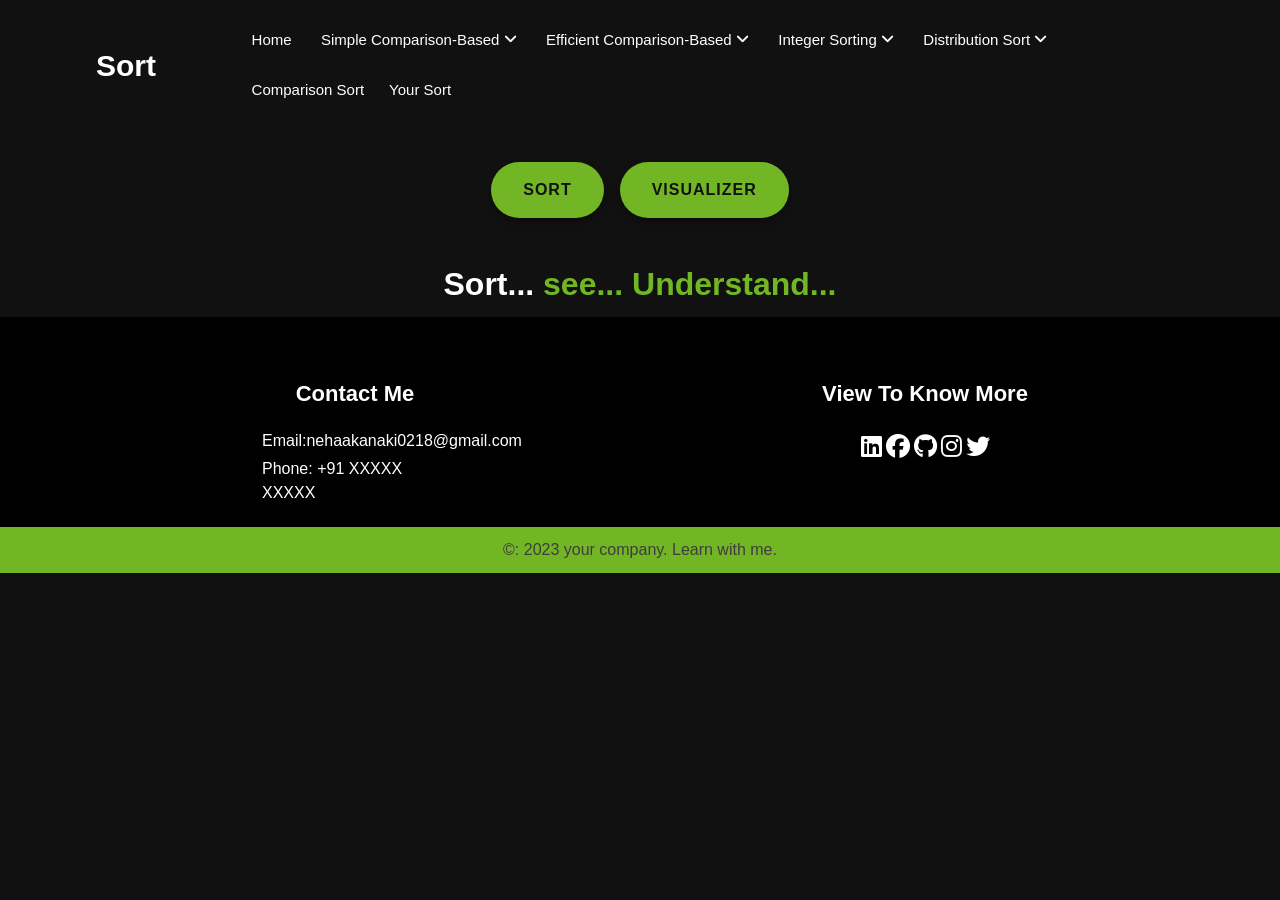
<file: index.html>
<!DOCTYPE html>
<html lang="en">
<head>
    <meta charset="UTF-8">
    <meta name="viewport" content="width=device-width, initial-scale=1.0">
    <title>Document</title>
    <link rel="stylesheet" href="styles/font-awesome.css">
    <link rel="stylesheet" href="styles/new.css">
</head>
<body>
    <!-- header start -->
    <header class="header">
        <div class="container">
            <div class="row v-center">
                <div class="header-item item-left">
                    <div class="logo">
                        <a href="#">Sort</a>
                    </div>
                </div>
                <!-- menu start here -->
                <div class="header-item item-center">
                    <div class="menu-overlay">
                    </div>
                    <nav class="menu">
                        <div class="mobile-menu-head">
                            <div class="go-back"><i class="fa fa-angle-left"></i></div>
                            <div class="current-menu-title"></div>
                            <div class="mobile-menu-close">&times;</div>
                        </div>
                        <ul class="menu-main">
                            <li>
                                <a href="index.html">Home</a>
                            </li>
                            
                           <li class="menu-item-has-children">
                                <a href="#">Simple comparison-Based <i class="fas fa-angle-down"></i></a>
                                <div class="sub-menu single-column-menu">
                                    <ul>
                                        <li><a href="bubble.html">Bubble sort</a></li>
                                        <li><a href="insetion.html">Insertion sort	</a></li>
                                        <li><a href="selection.html"> Selection sort</a></li>
                                    </ul>
                                </div>
                           </li>
                           <li class="menu-item-has-children">
                                <a href="#">Efficient  comparison-Based <i class="fas fa-angle-down"></i></a>
                                <div class="sub-menu single-column-menu">
                                    <ul>
                                        <li><a href="quick.html">Quick  sort</a></li>
                                        <li><a href="merge.html">Merge  sort	</a></li>
                                        <li><a href="heap.html">Heap  sort</a></li>
                                    </ul>
                                </div>
                           </li>
                           <li class="menu-item-has-children">
                                <a href="#">Integer Sorting <i class="fas fa-angle-down"></i></a>
                                <div class="sub-menu single-column-menu">
                                    <ul>
                                        <li><a href="radix.html">Radix  sort</a></li>
                                        <li><a href="counting.html">Counting  sort	</a></li>
                                    </ul>
                                </div>
                           </li>
   
                            <li class="menu-item-has-children">
                                <a href="#">Distribution Sort <i class="fas fa-angle-down"></i></a>
                                <div class="sub-menu single-column-menu">
                                    <ul>
                                        <li><a href="bucket.html">Bucket Sort</a></li>
                                    </ul>
                                </div>
                            </li>
                            <li>
                                <a href="comparison.html">comparison Sort</a>
                            </li><li>
                                <a href="try.html">Your Sort</a>
                            </li>
                        </ul>
                    </nav>
                </div>
                <!-- menu end here -->
                <div class="header-item item-right">
                    <!-- mobile menu trigger -->
                    <div class="mobile-menu-trigger">
                        <span></span>
                    </div>
                </div>
            </div>
        </div>
    </header>       
    <!-- header end -->

    <section class="home">
  <div class="how">
    <div class="row-left">
      <div class="button-container">
        <a href="sort.html" class="main-btn">Sort</a>
        <a href="vis.html" class="main-btn">Visualizer</a>
      </div>
      <h1 class="tagline">Sort... <span>see... </span> <span>Understand... </span></h1>
    </div>
  </div>
</section>


    <footer class="footer">
        <div class="footer-container">
            <div class="footer-content">
                <h3>Contact Me</h3>
                <p>Email:nehaakanaki0218@gmail.com</p>
                <p>Phone: +91 XXXXX XXXXX</p>
            </div>
            <div class="footer-content">
                <h3>View To Know More</h3>
                <ul class="list">
                    <li><a href=""><i class="fab fa-linkedin"></i></a></li>
                    <li><a href=""><i class="fab fa-facebook"></i></a></li>
                    <li><a href=""><i class="fab fa-github"></i></a></li>
                    <li><a href=""><i class="fab fa-instagram"></i></a></li>
                    <li><a href=""><i class="fab fa-twitter"></i></a></li>

                </ul>
            </div>
        </div>
        <div class="footer-bar">
            <p>&copy: 2023 your company. Learn with me.</p>
        </div>
    </footer>

    <script src="script/main.js"></script>
</body>
</html>
</file>
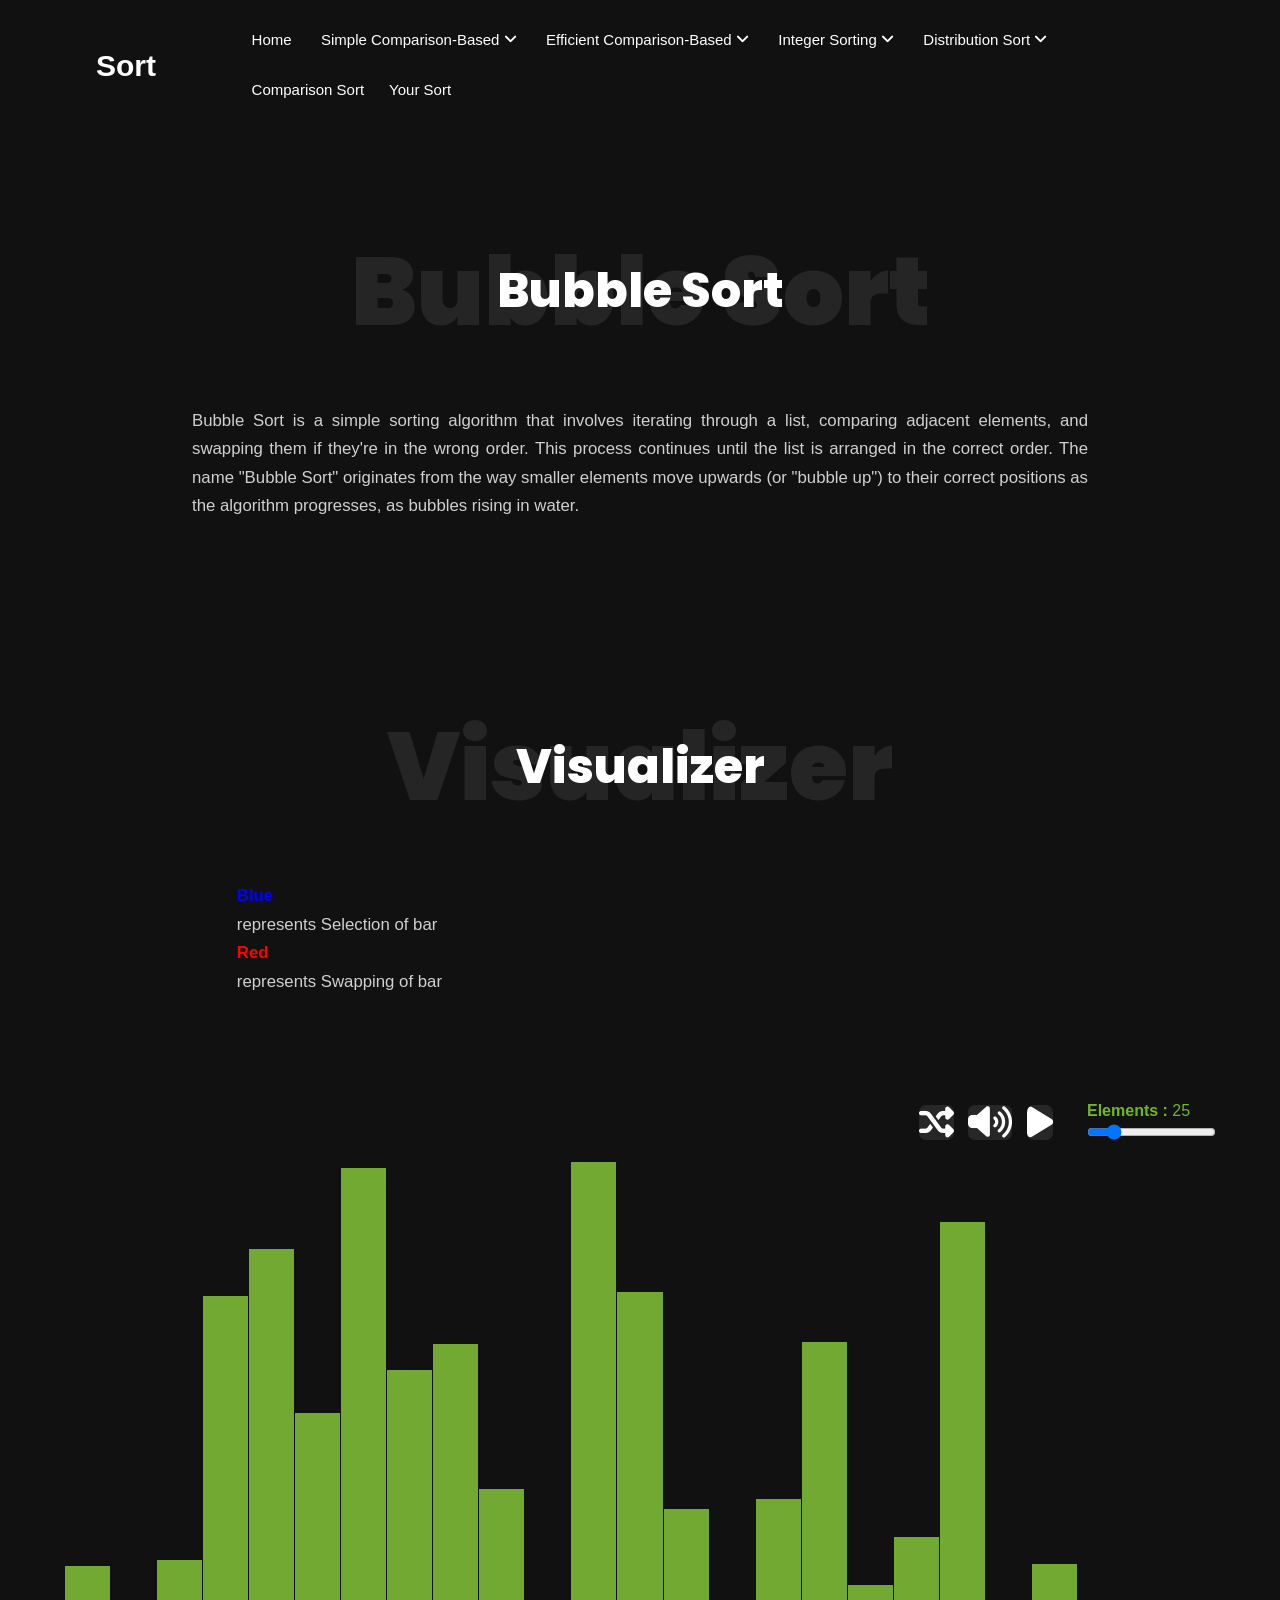
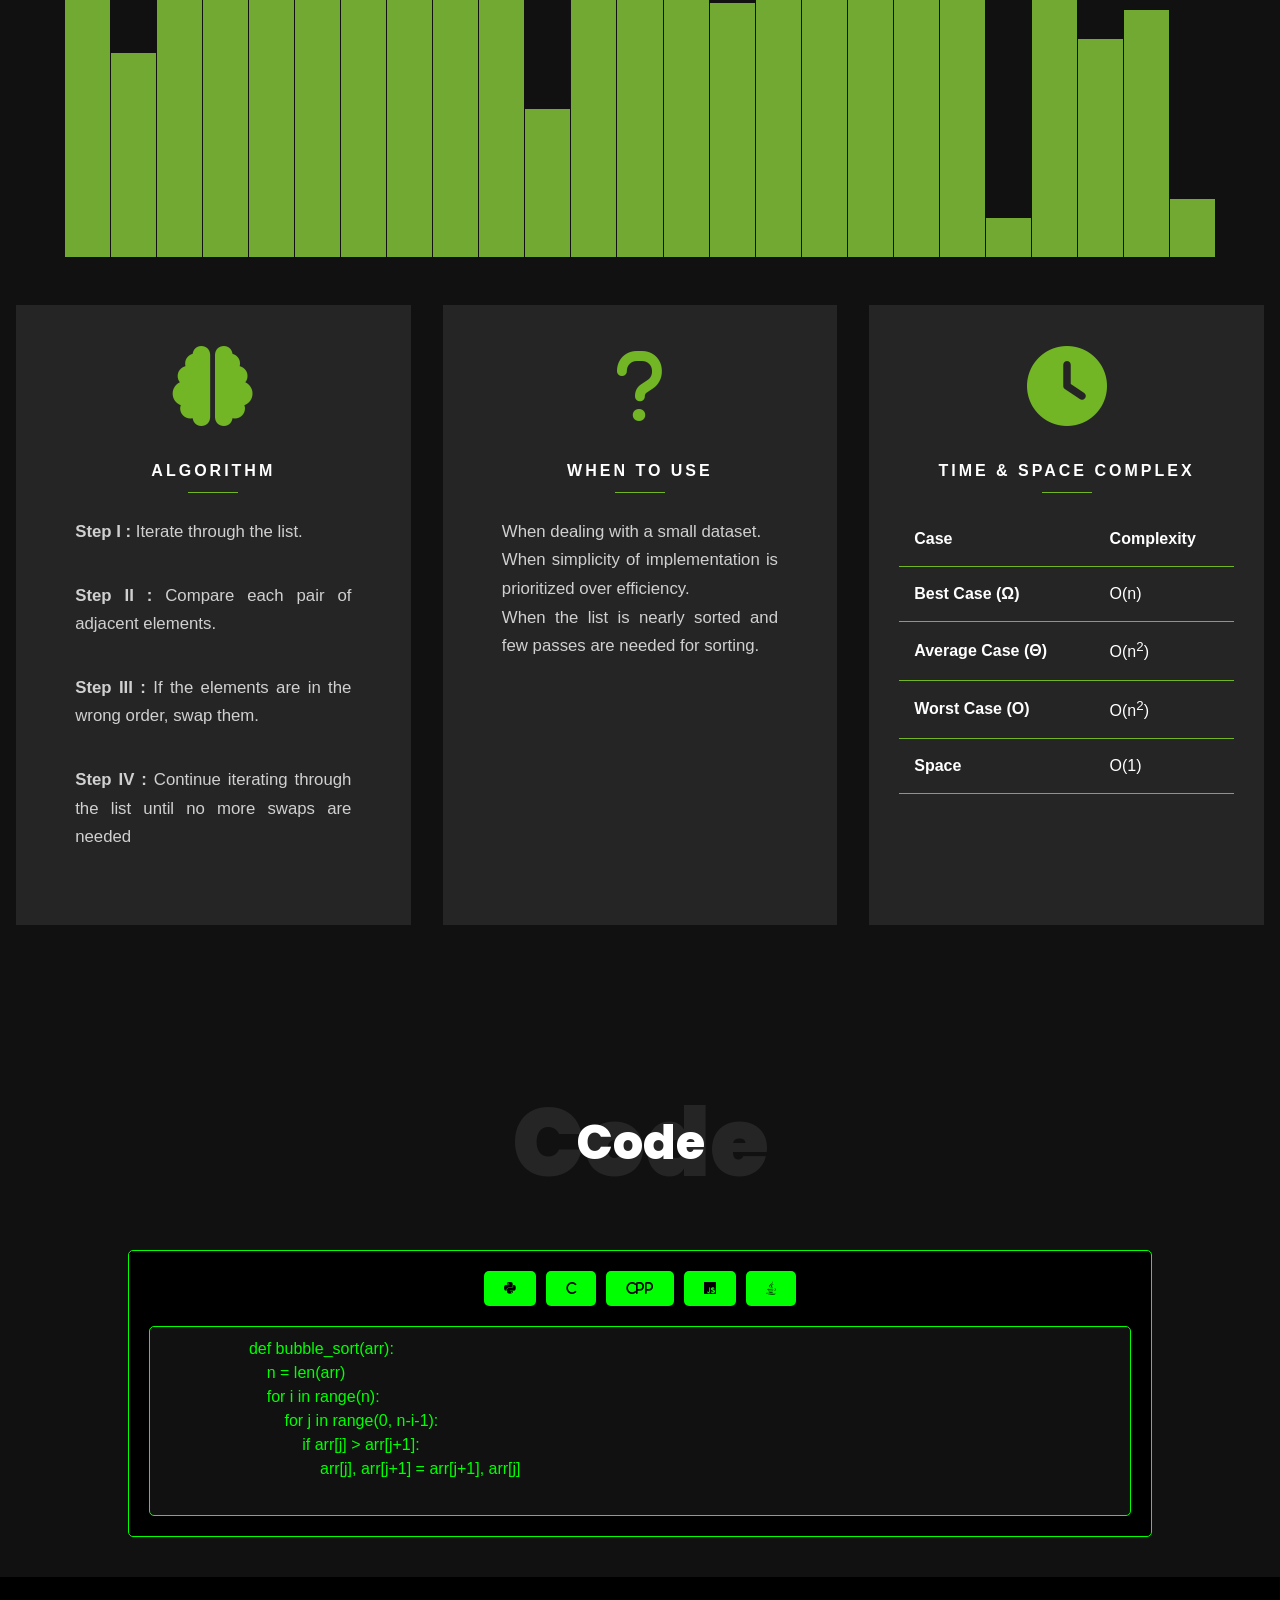
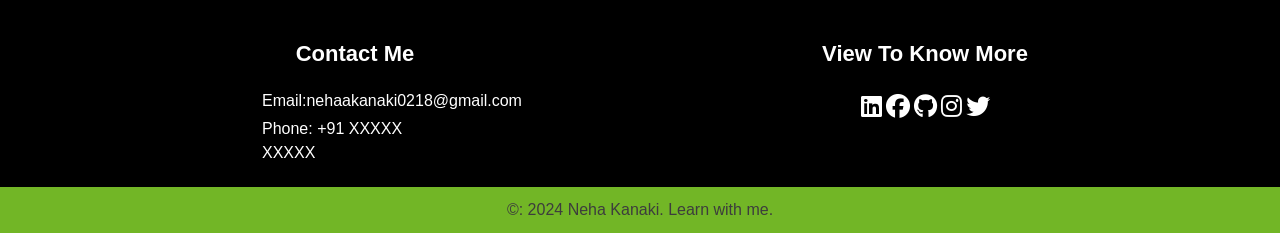
<file: bubble.html>
<!DOCTYPE html>
<html lang="en">
<head>
    <meta charset="UTF-8">
    <meta name="viewport" content="width=device-width, initial-scale=1.0">
    <title>Document</title>
    <link rel="stylesheet" href="styles/font-awesome.css">
    <link rel="stylesheet" href="styles/new.css">
</head>
<body> <!-- header start -->
    <header class="header">
        <div class="container">
            <div class="row v-center">
                <div class="header-item item-left">
                    <div class="logo">
                        <a href="#">Sort</a>
                    </div>
                </div>
                <!-- menu start here -->
                <div class="header-item item-center">
                    <div class="menu-overlay">
                    </div>
                    <nav class="menu">
                        <div class="mobile-menu-head">
                            <div class="go-back"><i class="fa fa-angle-left"></i></div>
                            <div class="current-menu-title"></div>
                            <div class="mobile-menu-close">&times;</div>
                        </div>
                        <ul class="menu-main">
                            <li>
                                <a href="index.html">Home</a>
                            </li>
                            
                           <li class="menu-item-has-children">
                                <a href="#">Simple comparison-Based <i class="fas fa-angle-down"></i></a>
                                <div class="sub-menu single-column-menu">
                                    <ul>
                                        <li><a href="bubble.html">Bubble sort</a></li>
                                        <li><a href="insetion.html">Insertion sort	</a></li>
                                        <li><a href="selection.html"> Selection sort</a></li>
                                    </ul>
                                </div>
                           </li>
                           <li class="menu-item-has-children">
                                <a href="#">Efficient  comparison-Based <i class="fas fa-angle-down"></i></a>
                                <div class="sub-menu single-column-menu">
                                    <ul>
                                        <li><a href="quick.html">Quick  sort</a></li>
                                        <li><a href="merge.html">Merge  sort	</a></li>
                                        <li><a href="heap.html">Heap  sort</a></li>
                                    </ul>
                                </div>
                           </li>
                           <li class="menu-item-has-children">
                                <a href="#">Integer Sorting <i class="fas fa-angle-down"></i></a>
                                <div class="sub-menu single-column-menu">
                                    <ul>
                                        <li><a href="radix.html">Radix  sort</a></li>
                                        <li><a href="counting.html">Counting  sort	</a></li>
                                    </ul>
                                </div>
                           </li>
   
                            <li class="menu-item-has-children">
                                <a href="#">Distribution Sort <i class="fas fa-angle-down"></i></a>
                                <div class="sub-menu single-column-menu">
                                    <ul>
                                        <li><a href="bucket.html">Bucket Sort</a></li>
                                    </ul>
                                </div>
                            </li>
                            <li>
                                <a href="comparison.html">comparison Sort</a>
                            </li><li>
                                <a href="try.html">Your Sort</a>
                            </li>
                        </ul>
                    </nav>
                </div>
                <!-- menu end here -->
                <div class="header-item item-right">
                    <!-- mobile menu trigger -->
                    <div class="mobile-menu-trigger">
                        <span></span>
                    </div>
                </div>
            </div>
        </div>
    </header>       
    <!-- header end -->
    <section class = "services containers">
        <div class = "service-title">
          <h2>Bubble Sort</h2>
            <div>
            <h2>Bubble Sort</h2>
            </div>
        </div>
        <p class = "text">Bubble Sort is a simple sorting algorithm that involves iterating through a list, comparing adjacent elements, and swapping them if they're in the wrong order. This process continues until the list is arranged in the correct order. The name "Bubble Sort" originates from the way smaller elements move upwards (or "bubble up") to their correct positions as the algorithm progresses, as bubbles rising in water.</p>
        
        
        <div>
            <div id="box">
                <section class = "services containers">
                    <div class = "service-title">
                      <h2>Visualizer</h2>
                        <div>
                        <h2>Visualizer</h2>
                        </div>
                    </div>
                    <p class="text" style="display: flex; flex-direction: column;">
                        <strong style="color: blue;"> Blue </strong> represents Selection of bar 
                        <strong style="color: red;"> Red </strong> represents Swapping of bar 
                    </p>
                </section>
                <div style="float: right; white-space: nowrap;">
                    <button class="sort-btns" id="shuffleBtn"><i class="fas fa-random"></i></button>
                    <button class="sort-btns" id="soundBtn"><i class="fas fa-volume-up"></i></button>
                    <button class="sort-btns" id="sortBtn"><i class="fas fa-play"></i></button>
                    <div class="slider-container">
                        <div style="color: #72b626;"><strong>Elements : </strong><span id="numBarsValue"></span></div>
                        <input type="range" value="25" min="10" max="100" name="slider" id="numBarsSlider">
                    </div>
                </div>                    
                <div>
                    <div id="sort-container"></div>
                </div>        
            </div>
            </div>
        </div>

        <div class = "row">
            <div class = "item">
                <span><i class="fa-solid fa-brain"></i></span>
                <h2>Algorithm</h2>
                <p class="text"><strong>Step I : </strong> Iterate through the list.</p>
                <p class="text"><strong>Step II : </strong> Compare each pair of adjacent elements.</p>
                <p class="text"><strong>Step III : </strong>If the elements are in the wrong order, swap them.</p>
                <p class="text"><strong>Step IV : </strong>Continue iterating through the list until no more swaps are needed</p>
              </div>
      
              <div class = "item">
                <span><i class="fa-solid fa-question"></i></span>
                <h2>When To Use</h2>
                <p class="text">When dealing with a small dataset.
                <br>When simplicity of implementation is prioritized over efficiency.
                <br>When the list is nearly sorted and few passes are needed for sorting.</p>
                <!-- <p class="text"></p> -->
              </div>
      
              <div class = "item">
                <span><i class = "fa-solid fa-clock"></i></span>
                <h2>Time & Space Complex</h2>
                <div class="col">
                    <div class="box-table">
                        <div class="content-box">
                            <!-- <br> -->
                            <table>
                                <tr>
                                    <th>Case</th>
                                    <th>Complexity</th>
                                </tr>
                                <tr>
                                    <th>Best Case (Ω)</th>
                                    <td>O(n)</td>
                                </tr>
                                <tr>
                                    <th>Average Case (Θ) </th>
                                    <td>O(n<sup>2</sup>)</td>
                                </tr>
                                <tr>
                                    <th>Worst Case (O)</th>
                                    <td>O(n<sup>2</sup>)</td>
                                </tr>
                                <tr>
                                    <th>Space</th>
                                    <td>O(1)</td>
                                </tr>
                            </table>
                        </div>
                    </div>
                </div>
              </div>
        </div>
    </section>
    <section class="services containers">
        <div class = "service-title">
            <h2>Code</h2>
              <div>
              <h2>Code</h2>
              </div>
          </div>
        <div class="code-box">
            <div class="code-cont">
              <div class="code-btn">
                <button onclick="showPythonCode()"><i class="fa-brands fa-python"></i></button>
                <button onclick="showCCode()"><i class="fas fa-c"></i></button>
                <button onclick="showCPPCode()"><i class="fas fa-C">Cpp</i></button>
                <button onclick="showJSCode()"><i class="fa-brands fa-js"></i></button>
                <button onclick="showJavaCode()"><i class="fa-brands fa-java"></i></button>
              </div>
              <div class="code-content">
                <pre class="code" id="python-code" style="display:block;">
                    def bubble_sort(arr):
                        n = len(arr)
                        for i in range(n):
                            for j in range(0, n-i-1):
                                if arr[j] > arr[j+1]:
                                    arr[j], arr[j+1] = arr[j+1], arr[j]
                </pre>
                <pre class="code" id="c-code" style="display:none;">
                    void bubble_sort(int arr[], int n) {
                        int i, j;
                        for (i = 0; i < n-1; i++) {
                            for (j = 0; j < n-i-1; j++) {
                                if (arr[j] > arr[j+1]) {
                                    int temp = arr[j];
                                    arr[j] = arr[j+1];
                                    arr[j+1] = temp;
                                }
                            }
                        }
                    }
                </pre>
                <pre class="code" id="cpp-code" style="display:none;">
                    void bubble_sort(int arr[], int n) {
                        int i, j;
                        for (i = 0; i < n-1; i++) {
                            for (j = 0; j < n-i-1; j++) {
                                if (arr[j] > arr[j+1]) {
                                    int temp = arr[j];
                                    arr[j] = arr[j+1];
                                    arr[j+1] = temp;
                                }
                            }
                        }
                    }
                </pre>
                <pre class="code" id="js-code">
                    function bubbleSort(arr) {
                        let n = arr.length;
                        for (let i = 0; i < n-1; i++) {
                            for (let j = 0; j < n-i-1; j++) {
                                if (arr[j] > arr[j+1]) {
                                    let temp = arr[j];
                                    arr[j] = arr[j+1];
                                    arr[j+1] = temp;
                                }
                            }
                        }
                    }
                </pre>
                <pre class="code" id="java-code" style="display:none;">
                    void bubbleSort(int arr[]) {
                        int n = arr.length;
                        for (int i = 0; i < n-1; i++) {
                            for (int j = 0; j < n-i-1; j++) {
                                if (arr[j] > arr[j+1]) {
                                    int temp = arr[j];
                                    arr[j] = arr[j+1];
                                    arr[j+1] = temp;
                                }
                            }
                        }
                    }
                </pre>
              </div>
            </div>
        </div>
    </section>
        

    <footer class="footer">
        <div class="footer-container">
            <div class="footer-content">
                <h3>Contact Me</h3>
                <p>Email:nehaakanaki0218@gmail.com</p>
                <p>Phone: +91 XXXXX XXXXX</p>
            </div>
            <div class="footer-content">
                <h3>View To Know More</h3>
                <ul class="list">
                    <li><a href=""><i class="fab fa-linkedin"></i></a></li>
                    <li><a href=""><i class="fab fa-facebook"></i></a></li>
                    <li><a href=""><i class="fab fa-github"></i></a></li>
                    <li><a href=""><i class="fab fa-instagram"></i></a></li>
                    <li><a href=""><i class="fab fa-twitter"></i></a></li>

                </ul>
            </div>
        </div>
        <div class="footer-bar">
            <p>&copy: 2024 Neha Kanaki. Learn with me.</p>
        </div>
    </footer>

    <script src="script/bubble.js"></script>
</body>
</html>
</file>
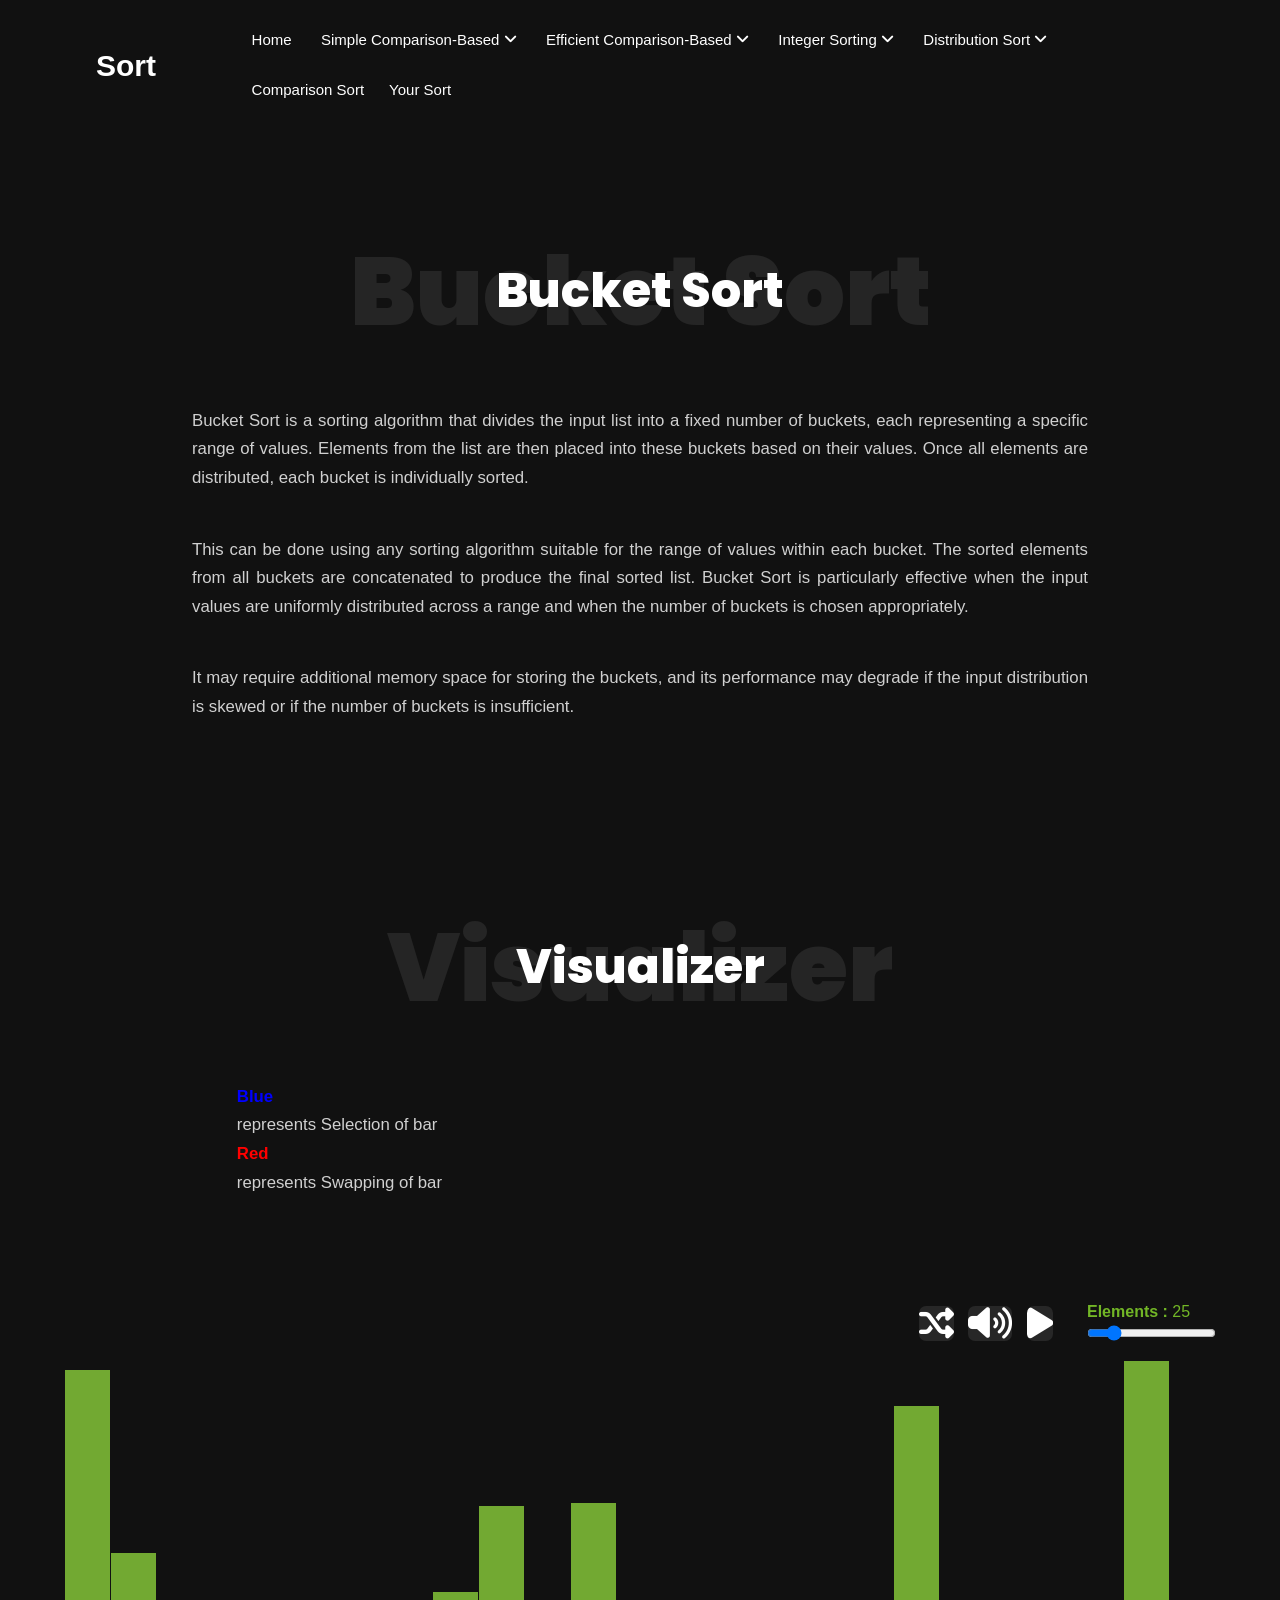
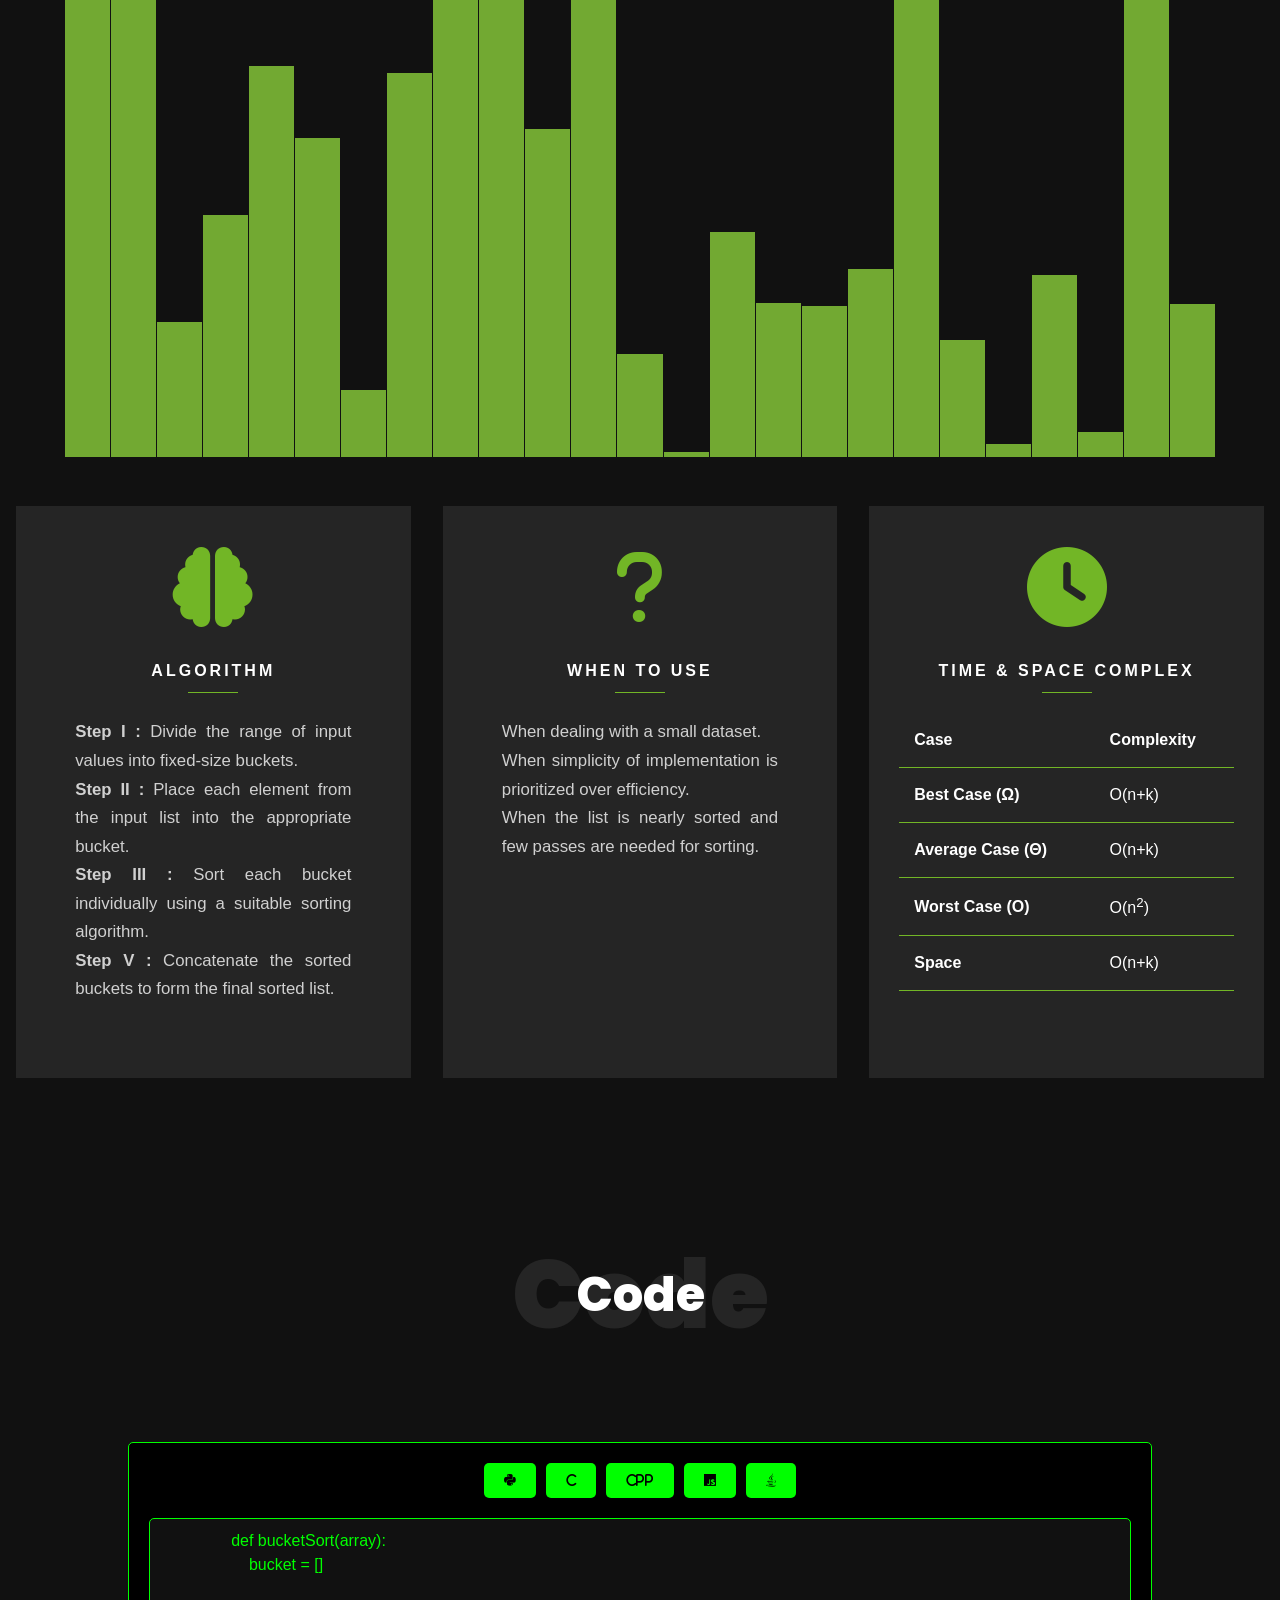
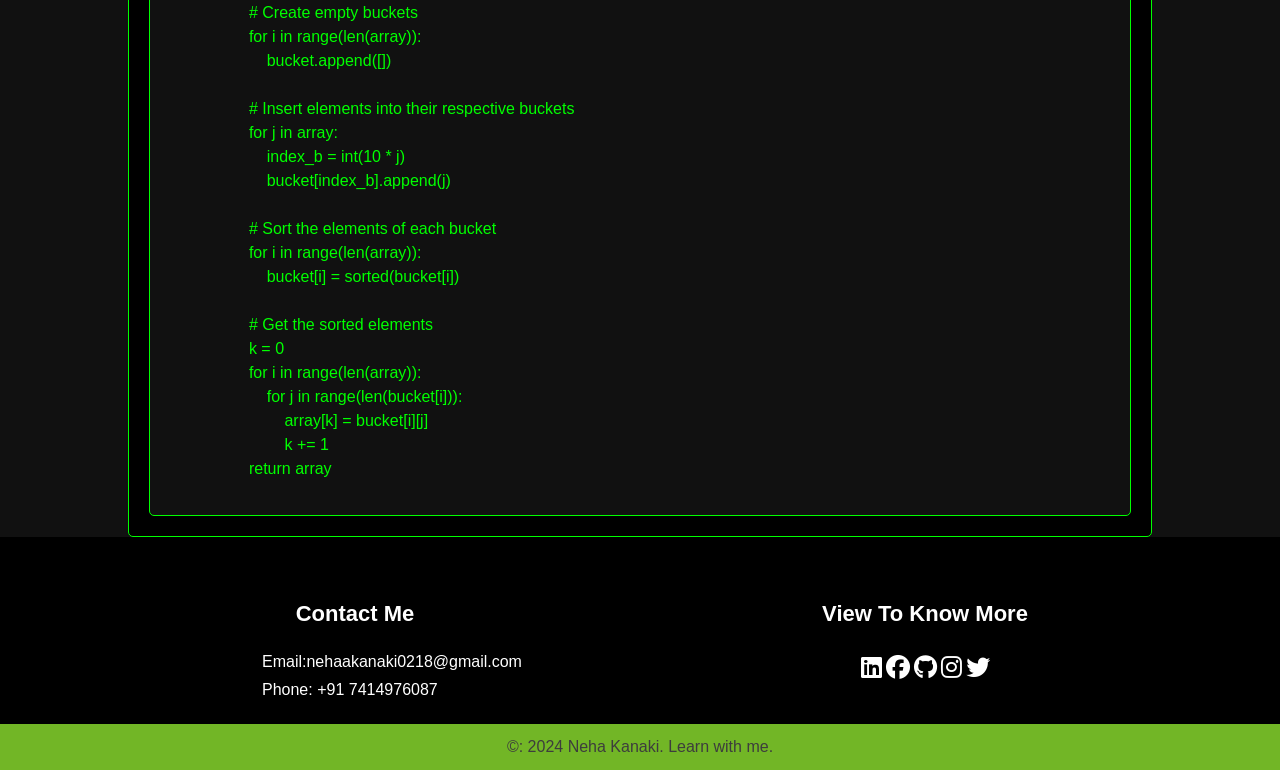
<file: bucket.html>
<!DOCTYPE html>
<html lang="en">
<head>
    <meta charset="UTF-8">
    <meta name="viewport" content="width=device-width, initial-scale=1.0">
    <title>Document</title>
    <link rel="stylesheet" href="styles/font-awesome.css">
    <link rel="stylesheet" href="styles/new.css">
</head>
<body> <!-- header start -->
    <header class="header">
        <div class="container">
            <div class="row v-center">
                <div class="header-item item-left">
                    <div class="logo">
                        <a href="#">Sort</a>
                    </div>
                </div>
                <!-- menu start here -->
                <div class="header-item item-center">
                    <div class="menu-overlay">
                    </div>
                    <nav class="menu">
                        <div class="mobile-menu-head">
                            <div class="go-back"><i class="fa fa-angle-left"></i></div>
                            <div class="current-menu-title"></div>
                            <div class="mobile-menu-close">&times;</div>
                        </div>
                        <ul class="menu-main">
                            <li>
                                <a href="index.html">Home</a>
                            </li>
                            
                           <li class="menu-item-has-children">
                                <a href="#">Simple comparison-Based <i class="fas fa-angle-down"></i></a>
                                <div class="sub-menu single-column-menu">
                                    <ul>
                                        <li><a href="bubble.html">Bubble sort</a></li>
                                        <li><a href="insetion.html">Insertion sort	</a></li>
                                        <li><a href="selection.html"> Selection sort</a></li>
                                    </ul>
                                </div>
                           </li>
                           <li class="menu-item-has-children">
                                <a href="#">Efficient  comparison-Based <i class="fas fa-angle-down"></i></a>
                                <div class="sub-menu single-column-menu">
                                    <ul>
                                        <li><a href="quick.html">Quick  sort</a></li>
                                        <li><a href="merge.html">Merge  sort	</a></li>
                                        <li><a href="heap.html">Heap  sort</a></li>
                                    </ul>
                                </div>
                           </li>
                           <li class="menu-item-has-children">
                                <a href="#">Integer Sorting <i class="fas fa-angle-down"></i></a>
                                <div class="sub-menu single-column-menu">
                                    <ul>
                                        <li><a href="radix.html">Radix  sort</a></li>
                                        <li><a href="counting.html">Counting  sort	</a></li>
                                    </ul>
                                </div>
                           </li>
   
                            <li class="menu-item-has-children">
                                <a href="#">Distribution Sort <i class="fas fa-angle-down"></i></a>
                                <div class="sub-menu single-column-menu">
                                    <ul>
                                        <li><a href="bucket.html">Bucket Sort</a></li>
                                    </ul>
                                </div>
                            </li>
                            <li>
                                <a href="comparison.html">comparison Sort</a>
                            </li><li>
                                <a href="try.html">Your Sort</a>
                            </li>
                        </ul>
                    </nav>
                </div>
                <!-- menu end here -->
                <div class="header-item item-right">
                    <!-- mobile menu trigger -->
                    <div class="mobile-menu-trigger">
                        <span></span>
                    </div>
                </div>
            </div>
        </div>
    </header>
    <!-- header end -->
    <section class = "services containers">
        <div class = "service-title">
          <h2>Bucket Sort</h2>
            <div>
            <h2>Bucket Sort</h2>
            </div>
        </div>
        <p class="text">Bucket Sort is a sorting algorithm that divides the input list into a fixed number of buckets, each representing a specific range of values. Elements from the list are then placed into these buckets based on their values. Once all elements are distributed, each bucket is individually sorted. </p>
        <p class="text">This can be done using any sorting algorithm suitable for the range of values within each bucket. The sorted elements from all buckets are concatenated to produce the final sorted list. Bucket Sort is particularly effective when the input values are uniformly distributed across a range and when the number of buckets is chosen appropriately. </p>
        <p class="text"> It may require additional memory space for storing the buckets, and its performance may degrade if the input distribution is skewed or if the number of buckets is insufficient.</p>
        
        <div>
            <div id="box">
                <section class = "services containers">
                    <div class = "service-title">
                      <h2>Visualizer</h2>
                        <div>
                        <h2>Visualizer</h2>
                        </div>
                    </div>
                     <p class="text" style="display: flex; flex-direction: column;">
                        <strong style="color: blue;"> Blue </strong> represents Selection of bar 
                        <strong style="color: red;"> Red </strong> represents Swapping of bar 
                    </p>
                </section>
                <div style="float: right; white-space: nowrap;">
                    <button class="sort-btns" id="shuffleBtn"><i class="fas fa-random"></i></button>
                    <button class="sort-btns" id="soundBtn"><i class="fas fa-volume-up"></i></button>
                    <button class="sort-btns" id="sortBtn"><i class="fas fa-play"></i></button>
                    <div class="slider-container">
                        <div style="color: #72b626;"><strong>Elements : </strong><span id="numBarsValue"></span></div>
                        <input type="range" value="25" min="10" max="100" name="slider" id="numBarsSlider">
                    </div>
                </div>
                    
                <div>
                    <div id="sort-container"></div>
                </div>        
            </div>
        </div>

        <div class = "row">
            <div class = "item">
                <span><i class="fa-solid fa-brain"></i></span>
                <h2>Algorithm</h2>
                <p class="text">
                    <strong>Step I : </strong> Divide the range of input values into fixed-size buckets.
                    <br>
                    <strong>Step II : </strong> Place each element from the input list into the appropriate bucket.
                    <br>
                    <strong>Step III : </strong> Sort each bucket individually using a suitable sorting algorithm.
                    <br>
                    <strong>Step V : </strong> Concatenate the sorted buckets to form the final sorted list.
                </p>
              </div>
      
              <div class = "item">
                <span><i class="fa-solid fa-question"></i></span>
                <h2>When To Use</h2>
                <p class="text">When dealing with a small dataset.
                <br>When simplicity of implementation is prioritized over efficiency.
                <br>When the list is nearly sorted and few passes are needed for sorting.</p>
                <!-- <p class="text"></p> -->
              </div>
      
              <div class = "item">
                <span><i class = "fa-solid fa-clock"></i></span>
                <h2>Time & Space Complex</h2>
                <div class="col">
                    <div class="box-table">
                        <div class="content-box">
                            <!-- <br> -->
                            <table>
                                <tr>
                                    <th>Case</th>
                                    <th>Complexity</th>
                                </tr>
                                <tr>
                                    <th>Best Case (Ω)</th>
                                    <td>O(n+k)</td>
                                </tr>
                                <tr>
                                    <th>Average Case (Θ) </th>
                                    <td>O(n+k)</td>
                                </tr>
                                <tr>
                                    <th>Worst Case (O)</th>
                                    <td>O(n<sup>2</sup>)</td>
                                </tr>
                                <tr>
                                    <th>Space</th>
                                    <td>O(n+k)</td>
                                </tr>
                            </table>
                        </div>
                    </div>
                </div>
              </div>
    </section>
    <section class="services containers">
        <div class="service-title">
          <h2>Code</h2>
          <div>
          <h2>Code</h2>
          </div>
      </div>
    </section>
        <div class="code-box">
        <div class="code-cont">
          <div class="code-btn">
            <button onclick="showPythonCode()"><i class="fa-brands fa-python"></i></button>
            <button onclick="showCCode()"><i class="fas fa-c"></i></button>
            <button onclick="showCPPCode()"><i class="fas fa-C">Cpp</i></button>
            <button onclick="showJSCode()"><i class="fa-brands fa-js"></i></button>
            <button onclick="showJavaCode()"><i class="fa-brands fa-java"></i></button>
          </div>
          <div class="code-content">
            <pre class="code" id="python-code" style="display:block;">
                def bucketSort(array):
                    bucket = []

                    # Create empty buckets
                    for i in range(len(array)):
                        bucket.append([])

                    # Insert elements into their respective buckets
                    for j in array:
                        index_b = int(10 * j)
                        bucket[index_b].append(j)

                    # Sort the elements of each bucket
                    for i in range(len(array)):
                        bucket[i] = sorted(bucket[i])

                    # Get the sorted elements
                    k = 0
                    for i in range(len(array)):
                        for j in range(len(bucket[i])):
                            array[k] = bucket[i][j]
                            k += 1
                    return array
            </pre>
            <pre class="code" id="c-code" style="display:none;">
                int max(int a[], int n) {
                    int max = a[0];
                    for (int i = 1; i < n; i++) {
                      if (a[i] > max) {
                        max = a[i];
                      }
                    }
                    return max;
                  }
                  
                  // Function to sort an array using bucket sort
                  void bucketSort(int a[], int n) {
                    int max = max(a, n); // Find the maximum element in the array
                    int buckets[max + 1]; // Create an array of buckets
                  
                    // Initialize all buckets to empty
                    for (int i = 0; i <= max; i++) {
                      buckets[i] = 0;
                    }
                  
                    // Distribute the elements of the array into buckets
                    for (int i = 0; i < n; i++) {
                      buckets[a[i]]++;
                    }
                  
                    // Sort the elements in each bucket
                    for (int i = 0; i <= max; i++) {
                      while (buckets[i] > 0) {
                        printf("%d ", i);
                        buckets[i]--;
                      }
                    }
                  }
            </pre>
            <pre class="code" id="cpp-code" style="display:none;">
                    using namespace std;
                    
                    // Function to perform bucket sort
                    void bucketSort(vector<float>& arr) {
                        int n = arr.size();
                        
                        // Create empty buckets
                        vector<vector<float>> buckets(n);
                        
                        // Put array elements in different buckets
                        for (int i = 0; i < n; i++) {
                            int bucketIndex = n * arr[i];
                            buckets[bucketIndex].push_back(arr[i]);
                        }
                        
                        // Sort individual buckets
                        for (int i = 0; i < n; i++) {
                            sort(buckets[i].begin(), buckets[i].end());
                        }
                        
                        // Concatenate all buckets into arr[]
                        int index = 0;
                        for (int i = 0; i < n; i++) {
                            for (int j = 0; j < buckets[i].size(); j++) {
                                arr[index++] = buckets[i][j];
                            }
                        }
                    }                 
            </pre>
            <pre class="code" id="js-code">
                // Function to perform bucket sort
                function bucketSort(arr) {
                    const n = arr.length;
                
                    // Create empty buckets
                    const buckets = new Array(n);
                    for (let i = 0; i < n; i++) {
                        buckets[i] = [];
                    }
                
                    // Put array elements in different buckets
                    for (let i = 0; i < n; i++) {
                        const bucketIndex = Math.floor(n * arr[i]);
                        buckets[bucketIndex].push(arr[i]);
                    }
                
                    // Sort individual buckets
                    for (let i = 0; i < n; i++) {
                        buckets[i].sort((a, b) => a - b);
                    }
                
                    // Concatenate all buckets into arr[]
                    let index = 0;
                    for (let i = 0; i < n; i++) {
                        for (const value of buckets[i]) {
                            arr[index++] = value;
                        }
                    }
                }
            </pre>
            <pre class="code" id="java-code" style="display:none;">
                public class BucketSort {

                    // Function to perform bucket sort for integer values
                    public static void bucketSort(int[] arr) {
                        int n = arr.length;

                        // Determine maximum and minimum values in the array
                        int maxVal = Integer.MIN_VALUE;
                        int minVal = Integer.MAX_VALUE;
                        for (int num : arr) {
                            maxVal = Math.max(maxVal, num);
                            minVal = Math.min(minVal, num);
                        }

                        // Calculate bucket size
                        int bucketSize = (maxVal - minVal) / n + 1;

                        // Create empty buckets
                        List<Integer>[] buckets = new List[n];
                        for (int i = 0; i < n; i++) {
                            buckets[i] = new ArrayList<>();
                        }

                        // Put array elements in different buckets
                        for (int i = 0; i < n; i++) {
                            int bucketIndex = (arr[i] - minVal) / bucketSize;
                            buckets[bucketIndex].add(arr[i]);
                        }

                        // Sort individual buckets
                        for (int i = 0; i < n; i++) {
                            Collections.sort(buckets[i]);
                        }

                        // Concatenate all buckets into arr[]
                        int index = 0;
                        for (int i = 0; i < n; i++) {
                            for (int value : buckets[i]) {
                                arr[index++] = value;
                            }
                        }
                    }
                }
        </pre>
          </div>
        </div>
        </div>
    </section>

    <footer class="footer">
        <div class="footer-container">
            <div class="footer-content">
                <h3>Contact Me</h3>
                <p>Email:nehaakanaki0218@gmail.com</p>
                <p>Phone: +91 7414976087</p>
            </div>
            <div class="footer-content">
                <h3>View To Know More</h3>
                <ul class="list">
                    <li><a href=""><i class="fab fa-linkedin"></i></a></li>
                    <li><a href=""><i class="fab fa-facebook"></i></a></li>
                    <li><a href=""><i class="fab fa-github"></i></a></li>
                    <li><a href=""><i class="fab fa-instagram"></i></a></li>
                    <li><a href=""><i class="fab fa-twitter"></i></a></li>

                </ul>
            </div>
        </div>
        <div class="footer-bar">
            <p>&copy: 2024 Neha Kanaki. Learn with me.</p>
        </div>
    </footer>

    <script src="script/bucket.js"></script>
</body>
</html>
</file>
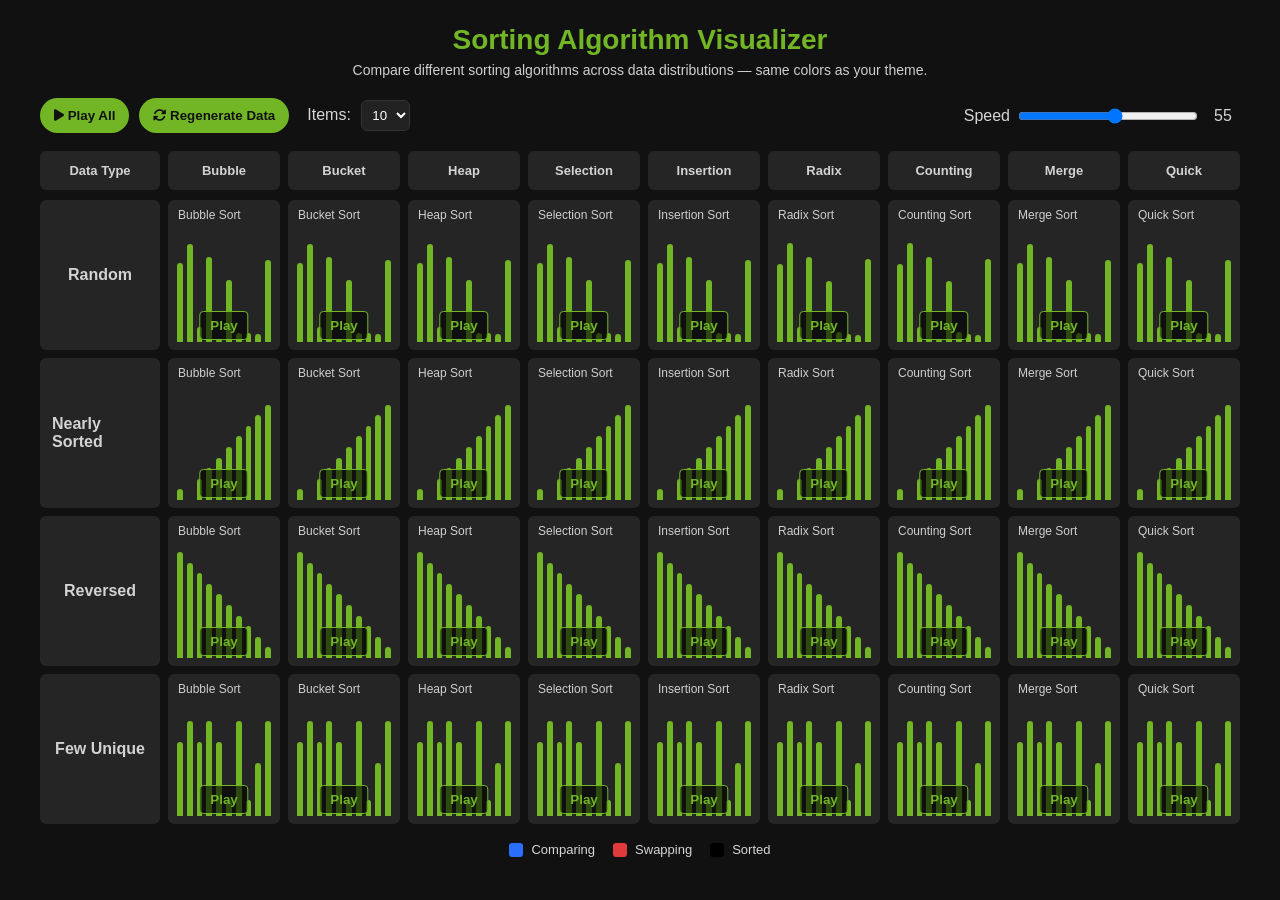
<file: comparison.html>
<!DOCTYPE html>
<html lang="en">
<head>
    <meta charset="utf-8" />
    <meta name="viewport" content="width=device-width,initial-scale=1" />
    <title>Sorting Algorithm Visualizer - Complete</title>

    <link rel="stylesheet" href="https://cdnjs.cloudflare.com/ajax/libs/font-awesome/6.4.0/css/all.min.css">
    <style>
        @import url('https://fonts.googleapis.com/css2?family=Poppins:wght@400;500;600;700&display=swap');

        :root {
            --poppins: 'Poppins', sans-serif;
            --sans: 'Open Sans', sans-serif;
            --green: #72b626;
            --black: #111;
            --nero: #252525;
            --transition: all 0.25s ease;
            --compare-color: #2b6eff; /* blue */
            --swap-color: #e03a3a;    /* red */
            --sorted-color: #000000;  /* black */
        }

        * { box-sizing: border-box; margin: 0; padding: 0; font-family: var(--sans); }

        body {
            background: var(--black);
            color: #fff;
            padding: 24px;
        }

        .container { max-width: 1200px; margin: 0 auto; }

        .header { text-align: center; margin-bottom: 20px; }
        .header h1 { color: var(--green); font-size: 28px; margin-bottom: 6px; }
        .header p { color: #cfcfcf; font-size: 14px; }

        .controls {
            display: flex;
            gap: 12px;
            align-items: center;
            justify-content: space-between;
            margin: 18px 0;
            flex-wrap: wrap;
        }

        .left-controls { display: flex; gap: 10px; align-items: center; }
        .btn {
            background: var(--green);
            border: none;
            color: var(--black);
            font-weight: 700;
            padding: 10px 14px;
            border-radius: 30px;
            cursor: pointer;
            transition: var(--transition);
        }
        .btn:disabled { opacity: 0.6; cursor: not-allowed; }

        .slider-container { display:flex; gap:8px; align-items:center; color:#d6d6d6; }
        #speedSlider { width: 180px; }

        .visualization-grid {
            background: transparent;
            border-radius: 6px;
            overflow: visible;
        }

        /* grid header */
        .grid-header {
            display: grid;
            grid-template-columns: 120px repeat(9, 1fr);
            gap: 8px;
            margin-bottom: 10px;
        }
        .grid-header > div {
            background: var(--nero);
            padding: 12px 8px;
            border-radius: 6px;
            text-align: center;
            color: #d3d3d3;
            font-weight: 600;
            font-size: 13px;
        }

        /* rows */
        .data-row { display: grid; grid-template-columns: 120px repeat(9, 1fr); gap: 8px; margin-bottom: 8px; align-items: stretch; }
        .row-label {
            background: var(--nero);
            padding: 12px;
            border-radius: 6px;
            display:flex;
            align-items:center;
            justify-content:center;
            font-weight:600;
            color:#d3d3d3;
        }

        .visualization-cell {
            background: var(--nero);
            min-height: 150px;
            border-radius: 6px;
            position: relative;
            padding: 8px;
            display:flex;
            flex-direction:column;
        }

        .algorithm-title {
            position: absolute;
            top: 8px;
            left: 10px;
            font-size: 12px;
            color: #cfcfcf;
        }

        .bar-container {
            display:flex;
            align-items:flex-end;
            justify-content: space-between;
            gap: 2px;
            height: 100%;
            margin-top: 28px;
        }

        .bar {
            flex: 1 1 auto;
            background: var(--green);
            transition: height 160ms linear, background-color 120ms linear;
            margin: 0 1px;
            border-radius: 3px 3px 0 0;
        }

        .cell-btn {
            position: absolute;
            bottom: 10px;
            left: 50%;
            transform: translateX(-50%);
            background: rgba(0,0,0,0.6);
            color: var(--green);
            border: 1px solid var(--green);
            padding: 6px 10px;
            font-weight:600;
            border-radius: 4px;
            cursor:pointer;
        }
        .cell-btn:disabled { opacity:0.6; cursor:not-allowed; }

        .legend { display:flex; gap:18px; justify-content:center; margin-top:18px; color:#d6d6d6; flex-wrap:wrap; }
        .legend-item { display:flex; align-items:center; gap:8px; font-size:13px; }
        .legend-color { width:14px; height:14px; border-radius:3px; }

        .legend-comparing { background: var(--compare-color); }
        .legend-swapping { background: var(--swap-color); }
        .legend-sorted { background: var(--sorted-color); }

        /* responsive */
        @media (max-width: 1100px) {
            .grid-header, .data-row { grid-template-columns: 100px repeat(9, 1fr); }
            .row-label { font-size: 13px; }
        }
        @media (max-width: 800px) {
            .grid-header, .data-row { grid-template-columns: 100px repeat(5, 1fr); grid-auto-flow: row; }
            .visualization-cell { min-height: 140px; }
        }
        @media (max-width: 480px) {
            .grid-header, .data-row { grid-template-columns: 90px repeat(3, 1fr); }
        }

    </style>
</head>
<body>
    <div class="container">
        <div class="header">
            <h1>Sorting Algorithm Visualizer</h1>
            <p>Compare different sorting algorithms across data distributions — same colors as your theme.</p>
        </div>

        <div class="controls">
      <div class="left-controls">
        <button id="playAllBtn" class="btn"><i class="fas fa-play"></i> Play All</button>
        <button id="regenBtn" class="btn"><i class="fas fa-sync-alt"></i> Regenerate Data</button>
        <label style="color:#d6d6d6; margin-left:8px;">Items:
          <select id="countSelect" style="margin-left:6px; padding:6px; border-radius:6px; background:#222; color:#fff; border:1px solid #333;">
            <option value="10" selected>10</option> <!-- 🔥 default -->
            <option value="20">20</option>
            <option value="30">30</option>
            <option value="40">40</option>
            <option value="60">60</option>
          </select>
        </label>
      </div>

      <div class="slider-container">
        <label for="speedSlider">Speed</label>
        <input id="speedSlider" type="range" min="1" max="100" value="55">
        <span id="speedValue" style="color:#d6d6d6; min-width:34px; display:inline-block; text-align:center;">55</span>
      </div>
    </div>

        <div class="visualization-grid">
            <div class="grid-header">
                <div>Data Type</div>
                <div>Bubble</div>
                <div>Bucket</div>
                <div>Heap</div>
                <div>Selection</div>
                <div>Insertion</div>
                <div>Radix</div>
                <div>Counting</div>
                <div>Merge</div>
                <div>Quick</div>
            </div>

            <!-- Rows for Random, Nearly, Reversed, Few Unique -->
            <div class="data-row" data-row="random">
                <div class="row-label">Random</div>
                <div class="visualization-cell" id="bubble-random"><span class="algorithm-title">Bubble Sort</span><div class="bar-container"></div><button class="cell-btn" data-algo="bubble" data-type="random">Play</button></div>
                <div class="visualization-cell" id="bucket-random"><span class="algorithm-title">Bucket Sort</span><div class="bar-container"></div><button class="cell-btn" data-algo="bucket" data-type="random">Play</button></div>
                <div class="visualization-cell" id="heap-random"><span class="algorithm-title">Heap Sort</span><div class="bar-container"></div><button class="cell-btn" data-algo="heap" data-type="random">Play</button></div>
                <div class="visualization-cell" id="selection-random"><span class="algorithm-title">Selection Sort</span><div class="bar-container"></div><button class="cell-btn" data-algo="selection" data-type="random">Play</button></div>
                <div class="visualization-cell" id="insertion-random"><span class="algorithm-title">Insertion Sort</span><div class="bar-container"></div><button class="cell-btn" data-algo="insertion" data-type="random">Play</button></div>
                <div class="visualization-cell" id="radix-random"><span class="algorithm-title">Radix Sort</span><div class="bar-container"></div><button class="cell-btn" data-algo="radix" data-type="random">Play</button></div>
                <div class="visualization-cell" id="counting-random"><span class="algorithm-title">Counting Sort</span><div class="bar-container"></div><button class="cell-btn" data-algo="counting" data-type="random">Play</button></div>
                <div class="visualization-cell" id="merge-random"><span class="algorithm-title">Merge Sort</span><div class="bar-container"></div><button class="cell-btn" data-algo="merge" data-type="random">Play</button></div>
                <div class="visualization-cell" id="quick-random"><span class="algorithm-title">Quick Sort</span><div class="bar-container"></div><button class="cell-btn" data-algo="quick" data-type="random">Play</button></div>
            </div>

            <div class="data-row" data-row="nearly">
                <div class="row-label">Nearly Sorted</div>
                <div class="visualization-cell" id="bubble-nearly"><span class="algorithm-title">Bubble Sort</span><div class="bar-container"></div><button class="cell-btn" data-algo="bubble" data-type="nearly">Play</button></div>
                <div class="visualization-cell" id="bucket-nearly"><span class="algorithm-title">Bucket Sort</span><div class="bar-container"></div><button class="cell-btn" data-algo="bucket" data-type="nearly">Play</button></div>
                <div class="visualization-cell" id="heap-nearly"><span class="algorithm-title">Heap Sort</span><div class="bar-container"></div><button class="cell-btn" data-algo="heap" data-type="nearly">Play</button></div>
                <div class="visualization-cell" id="selection-nearly"><span class="algorithm-title">Selection Sort</span><div class="bar-container"></div><button class="cell-btn" data-algo="selection" data-type="nearly">Play</button></div>
                <div class="visualization-cell" id="insertion-nearly"><span class="algorithm-title">Insertion Sort</span><div class="bar-container"></div><button class="cell-btn" data-algo="insertion" data-type="nearly">Play</button></div>
                <div class="visualization-cell" id="radix-nearly"><span class="algorithm-title">Radix Sort</span><div class="bar-container"></div><button class="cell-btn" data-algo="radix" data-type="nearly">Play</button></div>
                <div class="visualization-cell" id="counting-nearly"><span class="algorithm-title">Counting Sort</span><div class="bar-container"></div><button class="cell-btn" data-algo="counting" data-type="nearly">Play</button></div>
                <div class="visualization-cell" id="merge-nearly"><span class="algorithm-title">Merge Sort</span><div class="bar-container"></div><button class="cell-btn" data-algo="merge" data-type="nearly">Play</button></div>
                <div class="visualization-cell" id="quick-nearly"><span class="algorithm-title">Quick Sort</span><div class="bar-container"></div><button class="cell-btn" data-algo="quick" data-type="nearly">Play</button></div>
            </div>

            <div class="data-row" data-row="reversed">
                <div class="row-label">Reversed</div>
                <div class="visualization-cell" id="bubble-reversed"><span class="algorithm-title">Bubble Sort</span><div class="bar-container"></div><button class="cell-btn" data-algo="bubble" data-type="reversed">Play</button></div>
                <div class="visualization-cell" id="bucket-reversed"><span class="algorithm-title">Bucket Sort</span><div class="bar-container"></div><button class="cell-btn" data-algo="bucket" data-type="reversed">Play</button></div>
                <div class="visualization-cell" id="heap-reversed"><span class="algorithm-title">Heap Sort</span><div class="bar-container"></div><button class="cell-btn" data-algo="heap" data-type="reversed">Play</button></div>
                <div class="visualization-cell" id="selection-reversed"><span class="algorithm-title">Selection Sort</span><div class="bar-container"></div><button class="cell-btn" data-algo="selection" data-type="reversed">Play</button></div>
                <div class="visualization-cell" id="insertion-reversed"><span class="algorithm-title">Insertion Sort</span><div class="bar-container"></div><button class="cell-btn" data-algo="insertion" data-type="reversed">Play</button></div>
                <div class="visualization-cell" id="radix-reversed"><span class="algorithm-title">Radix Sort</span><div class="bar-container"></div><button class="cell-btn" data-algo="radix" data-type="reversed">Play</button></div>
                <div class="visualization-cell" id="counting-reversed"><span class="algorithm-title">Counting Sort</span><div class="bar-container"></div><button class="cell-btn" data-algo="counting" data-type="reversed">Play</button></div>
                <div class="visualization-cell" id="merge-reversed"><span class="algorithm-title">Merge Sort</span><div class="bar-container"></div><button class="cell-btn" data-algo="merge" data-type="reversed">Play</button></div>
                <div class="visualization-cell" id="quick-reversed"><span class="algorithm-title">Quick Sort</span><div class="bar-container"></div><button class="cell-btn" data-algo="quick" data-type="reversed">Play</button></div>
            </div>

            <div class="data-row" data-row="few">
                <div class="row-label">Few Unique</div>
                <div class="visualization-cell" id="bubble-few"><span class="algorithm-title">Bubble Sort</span><div class="bar-container"></div><button class="cell-btn" data-algo="bubble" data-type="few">Play</button></div>
                <div class="visualization-cell" id="bucket-few"><span class="algorithm-title">Bucket Sort</span><div class="bar-container"></div><button class="cell-btn" data-algo="bucket" data-type="few">Play</button></div>
                <div class="visualization-cell" id="heap-few"><span class="algorithm-title">Heap Sort</span><div class="bar-container"></div><button class="cell-btn" data-algo="heap" data-type="few">Play</button></div>
                <div class="visualization-cell" id="selection-few"><span class="algorithm-title">Selection Sort</span><div class="bar-container"></div><button class="cell-btn" data-algo="selection" data-type="few">Play</button></div>
                <div class="visualization-cell" id="insertion-few"><span class="algorithm-title">Insertion Sort</span><div class="bar-container"></div><button class="cell-btn" data-algo="insertion" data-type="few">Play</button></div>
                <div class="visualization-cell" id="radix-few"><span class="algorithm-title">Radix Sort</span><div class="bar-container"></div><button class="cell-btn" data-algo="radix" data-type="few">Play</button></div>
                <div class="visualization-cell" id="counting-few"><span class="algorithm-title">Counting Sort</span><div class="bar-container"></div><button class="cell-btn" data-algo="counting" data-type="few">Play</button></div>
                <div class="visualization-cell" id="merge-few"><span class="algorithm-title">Merge Sort</span><div class="bar-container"></div><button class="cell-btn" data-algo="merge" data-type="few">Play</button></div>
                <div class="visualization-cell" id="quick-few"><span class="algorithm-title">Quick Sort</span><div class="bar-container"></div><button class="cell-btn" data-algo="quick" data-type="few">Play</button></div>
            </div>
        </div>

        <div class="legend">
            <div class="legend-item"><div class="legend-color legend-comparing"></div>Comparing</div>
            <div class="legend-item"><div class="legend-color legend-swapping"></div>Swapping</div>
            <div class="legend-item"><div class="legend-color legend-sorted"></div>Sorted</div>
        </div>
    </div>

    <script>
        /* -------------------------
           Configuration & state
        ------------------------- */
        let BAR_COUNT = parseInt(document.getElementById('countSelect').value, 10) || 10; // 🔥 default 10

        const DATA_TYPES = ['random', 'nearly', 'reversed', 'few'];
        const ALGORITHMS = ['bubble','bucket','heap','selection','insertion','radix','counting','merge','quick'];

        // base datasets per data-type (so algorithms in same row get same initial data)
        let baseDatasets = {};

        // per-cell running flags
        const cellRunning = {}; // key = `${algo}-${type}` => boolean

        // UI elements
        const speedSlider = document.getElementById('speedSlider');
        const speedValue = document.getElementById('speedValue');
        const playAllBtn = document.getElementById('playAllBtn');
        const regenBtn = document.getElementById('regenBtn');
        const countSelect = document.getElementById('countSelect');

        // helper to compute delay (ms) from slider (1..100)
        function computeDelayFromSpeed(val) {
            // higher slider value => faster => smaller delay
            // map 1 -> ~500ms, 100 -> ~6ms (clamped)
            const speed = Number(val);
            let delay = Math.round(520 - speed * 4.8); // linear mapping
            if (delay < 6) delay = 6;
            return delay;
        }

        // sleep
        function sleep(ms) { return new Promise(res => setTimeout(res, ms)); }

        /* -------------------------
           Data generation functions
        ------------------------- */
        function generateRandomData(n) {
            const arr = [];
            for (let i = 0; i < n; i++) arr.push(Math.random());
            return arr;
        }

        function generateNearlySortedData(n) {
            const arr = [];
            for (let i = 0; i < n; i++) arr.push(i / n);
            // swap a few pairs
            const swaps = Math.max(1, Math.floor(n / 6));
            for (let k = 0; k < swaps; k++) {
                const i = Math.floor(Math.random() * n);
                const j = Math.floor(Math.random() * n);
                [arr[i], arr[j]] = [arr[j], arr[i]];
            }
            return arr;
        }

        function generateReversedData(n) {
            const arr = [];
            for (let i = 0; i < n; i++) arr.push(1 - i / n);
            return arr;
        }

        function generateFewUniqueData(n) {
            const uniqueValues = [0.15, 0.3, 0.5, 0.7, 0.9];
            const arr = [];
            for (let i = 0; i < n; i++) arr.push(uniqueValues[Math.floor(Math.random() * uniqueValues.length)]);
            return arr;
        }

        function makeIntDatasetFromFloat(floatArr, maxVal=100) {
            return floatArr.map(v => Math.round(v * maxVal));
        }

        /* -------------------------
           DOM helpers
        ------------------------- */
        function setBarsForCell(cellId, values, isInteger=false, maxInt=100) {
            const cell = document.getElementById(cellId);
            if (!cell) return;
            const container = cell.querySelector('.bar-container');
            container.innerHTML = '';
            const n = values.length;
            // create bars
            for (let i = 0; i < n; i++) {
                const b = document.createElement('div');
                b.className = 'bar';
                // convert value to percentage height
                const heightPct = isInteger ? (values[i] / (maxInt || 100)) * 100 : values[i] * 100;
                b.style.height = `${heightPct}%`;
                container.appendChild(b);
            }
        }

        function getBarHeightsAsFloats(cellId, maxInt=100, isInteger=false) {
            const cell = document.getElementById(cellId);
            const bars = Array.from(cell.querySelectorAll('.bar'));
            return bars.map(b => {
                const h = parseFloat(b.style.height || '0');
                return isInteger ? Math.round(h / 100 * maxInt) : h / 100;
            });
        }

        function markAllBarsSorted(cellId) {
            const bars = document.getElementById(cellId).querySelectorAll('.bar');
            bars.forEach(b => b.style.backgroundColor = getComputedStyle(document.documentElement).getPropertyValue('--sorted-color') || '#000');
            // set explicit color
            bars.forEach(b => b.style.backgroundColor = 'var(--sorted-color)');
        }

        /* -------------------------
           Sorting algorithms - produce "moves" arrays
           Each move: {type: 'compare'|'swap'|'overwrite'|'mark', indices: [i,j], value}
        ------------------------- */

        // bubble sort
        function bubbleSortMoves(arr) {
            const a = arr.slice();
            const moves = [];
            const n = a.length;
            for (let i=0;i<n-1;i++){
                let swapped=false;
                for (let j=0;j<n-1-i;j++){
                    moves.push({type:'compare', indices:[j,j+1]});
                    if (a[j] > a[j+1]) {
                        moves.push({type:'swap', indices:[j,j+1]});
                        [a[j], a[j+1]] = [a[j+1], a[j]];
                        swapped=true;
                    }
                }
                if (!swapped) break;
            }
            moves.push({type:'mark'}); // mark sorted at the end
            return moves;
        }

        // selection sort
        function selectionSortMoves(arr) {
            const a = arr.slice();
            const moves = [];
            const n = a.length;
            for (let i=0;i<n-1;i++){
                let minIdx = i;
                for (let j=i+1;j<n;j++){
                    moves.push({type:'compare', indices:[minIdx,j]});
                    if (a[j] < a[minIdx]) minIdx = j;
                }
                if (minIdx !== i) {
                    moves.push({type:'swap', indices:[i,minIdx]});
                    [a[i], a[minIdx]] = [a[minIdx], a[i]];
                }
            }
            moves.push({type:'mark'});
            return moves;
        }

        // insertion sort
        function insertionSortMoves(arr) {
            const a = arr.slice();
            const moves = [];
            const n = a.length;
            for (let i=1;i<n;i++){
                let key = a[i];
                let j = i-1;
                while(j>=0){
                    moves.push({type:'compare', indices:[j,i]});
                    if (a[j] > key) {
                        moves.push({type:'overwrite', indices:[j+1], value: a[j]});
                        a[j+1] = a[j];
                        j--;
                    } else break;
                }
                moves.push({type:'overwrite', indices:[j+1], value:key});
                a[j+1] = key;
            }
            moves.push({type:'mark'});
            return moves;
        }

        // merge sort (overwrite-based)
        function mergeSortMoves(arr) {
            const a = arr.slice();
            const moves = [];

            function merge(l, m, r) {
                const left = a.slice(l, m+1);
                const right = a.slice(m+1, r+1);
                let i = 0, j = 0, k = l;
                while(i < left.length && j < right.length) {
                    moves.push({type:'compare', indices:[l + i, m + 1 + j]});
                    if (left[i] <= right[j]) {
                        moves.push({type:'overwrite', indices:[k], value:left[i]});
                        a[k++] = left[i++];
                    } else {
                        moves.push({type:'overwrite', indices:[k], value:right[j]});
                        a[k++] = right[j++];
                    }
                }
                while(i < left.length) {
                    moves.push({type:'overwrite', indices:[k], value:left[i]});
                    a[k++] = left[i++];
                }
                while(j < right.length) {
                    moves.push({type:'overwrite', indices:[k], value:right[j]});
                    a[k++] = right[j++];
                }
            }

            function ms(l, r) {
                if (l >= r) return;
                const m = Math.floor((l + r) / 2);
                ms(l, m);
                ms(m+1, r);
                merge(l, m, r);
            }

            ms(0, a.length - 1);
            moves.push({type:'mark'});
            return moves;
        }

        // quick sort (Lomuto) - swap based
        function quickSortMoves(arr) {
            const a = arr.slice();
            const moves = [];

            function partition(lo, hi) {
                let pivot = a[hi];
                let i = lo;
                for (let j = lo; j < hi; j++) {
                    moves.push({type:'compare', indices:[j, hi]});
                    if (a[j] < pivot) {
                        moves.push({type:'swap', indices:[i, j]});
                        [a[i], a[j]] = [a[j], a[i]];
                        i++;
                    }
                }
                moves.push({type:'swap', indices:[i, hi]});
                [a[i], a[hi]] = [a[hi], a[i]];
                return i;
            }

            function qs(lo, hi) {
                if (lo >= hi) return;
                const p = partition(lo, hi);
                qs(lo, p-1);
                qs(p+1, hi);
            }

            qs(0, a.length - 1);
            moves.push({type:'mark'});
            return moves;
        }

        // heap sort
        function heapSortMoves(arr) {
            const a = arr.slice();
            const moves = [];
            const n = a.length;

            function heapify(n, i) {
                let largest = i;
                let l = 2*i + 1;
                let r = 2*i + 2;
                if (l < n) {
                    moves.push({type:'compare', indices:[l, largest]});
                    if (a[l] > a[largest]) largest = l;
                }
                if (r < n) {
                    moves.push({type:'compare', indices:[r, largest]});
                    if (a[r] > a[largest]) largest = r;
                }
                if (largest !== i) {
                    moves.push({type:'swap', indices:[i, largest]});
                    [a[i], a[largest]] = [a[largest], a[i]];
                    heapify(n, largest);
                }
            }

            // build heap
            for (let i = Math.floor(n/2) - 1; i >= 0; i--) heapify(n, i);
            // extract
            for (let i = n-1; i > 0; i--) {
                moves.push({type:'swap', indices:[0,i]});
                [a[0], a[i]] = [a[i], a[0]];
                heapify(i, 0);
            }
            moves.push({type:'mark'});
            return moves;
        }

        // bucket sort - for floats (0..1)
        function bucketSortMoves(arr) {
            const a = arr.slice();
            const n = a.length;
            const moves = [];
            // create buckets
            const buckets = Array.from({length: Math.max(5, Math.floor(n/5))}, () => []);
            for (let i = 0; i < n; i++) {
                const idx = Math.min(buckets.length - 1, Math.floor(a[i] * buckets.length));
                buckets[idx].push(a[i]);
            }
            // sort buckets (using simple sort) and record overwrites
            let k = 0;
            for (let b = 0; b < buckets.length; b++) {
                buckets[b].sort((x,y)=>x-y);
                for (let v = 0; v < buckets[b].length; v++) {
                    moves.push({type:'overwrite', indices:[k], value: buckets[b][v]});
                    a[k] = buckets[b][v];
                    k++;
                }
            }
            moves.push({type:'mark'});
            return moves;
        }

        // counting sort for integer arrays (non-negative)
        function countingSortMoves(intArr, maxVal=100) {
            const a = intArr.slice();
            const n = a.length;
            const moves = [];
            const maxV = Math.max(maxVal, ...a);
            const count = new Array(maxV + 1).fill(0);
            for (let i = 0; i < n; i++) {
                count[a[i]]++;
            }
            // prefix sums: then overwrite a
            let idx = 0;
            for (let val = 0; val <= maxV; val++) {
                while (count[val] > 0) {
                    moves.push({type:'overwrite', indices:[idx], value: val});
                    idx++;
                    count[val]--;
                }
            }
            moves.push({type:'mark'});
            return moves;
        }

        // radix sort for integers (base 10)
        function radixSortMoves(intArr) {
            const a = intArr.slice();
            const moves = [];
            const n = a.length;
            const maxNum = Math.max(...a);
            let exp = 1;
            while (Math.floor(maxNum / exp) > 0) {
                // counting sort by digit
                const output = new Array(n).fill(0);
                const count = new Array(10).fill(0);
                for (let i = 0; i < n; i++) {
                    const digit = Math.floor((a[i] / exp) % 10);
                    count[digit]++;
                }
                for (let i = 1; i < 10; i++) count[i] += count[i - 1];
                for (let i = n - 1; i >= 0; i--) {
                    const digit = Math.floor((a[i] / exp) % 10);
                    output[count[digit] - 1] = a[i];
                    count[digit]--;
                }
                // overwrite a with output and produce moves
                for (let i = 0; i < n; i++) {
                    moves.push({type:'overwrite', indices:[i], value: output[i]});
                    a[i] = output[i];
                }
                exp *= 10;
            }
            moves.push({type:'mark'});
            return moves;
        }

        /* -------------------------
           Animate moves for a single cell
        ------------------------- */
        async function animateMovesForCell(cellId, moves, delayMs, options={isInteger:false, maxInt:100}) {
            if (!moves || moves.length === 0) {
                markAllBarsSorted(cellId);
                return;
            }
            const cell = document.getElementById(cellId);
            if (!cell) return;
            const bars = Array.from(cell.querySelectorAll('.bar'));
            const n = bars.length;
            const colorCompare = getComputedStyle(document.documentElement).getPropertyValue('--compare-color') || '#2b6eff';
            const colorSwap = getComputedStyle(document.documentElement).getPropertyValue('--swap-color') || '#e03a3a';
            const colorSorted = getComputedStyle(document.documentElement).getPropertyValue('--sorted-color') || '#000';

            // mark running
            cellRunning[cellId] = true;
            // disable cell button
            const btn = cell.querySelector('.cell-btn');
            if (btn) btn.disabled = true;

            for (let k = 0; k < moves.length; k++) {
                const mv = moves[k];
                if (!cellRunning[cellId]) break; // allow cancellation in future (not used now)

                if (mv.type === 'compare') {
                    const [i,j] = mv.indices;
                    if (i < n) bars[i].style.backgroundColor = colorCompare;
                    if (j < n) bars[j].style.backgroundColor = colorCompare;
                    await sleep(Math.max(6, Math.floor(delayMs * 0.9)));
                    // reset compare color only if not changed by swap/overwrite
                    if (i < n) bars[i].style.backgroundColor = '';
                    if (j < n) bars[j].style.backgroundColor = '';
                } else if (mv.type === 'swap') {
                    const [i,j] = mv.indices;
                    if (i < n && j < n) {
                        // visual swap heights
                        const hi = bars[i].style.height;
                        const hj = bars[j].style.height;
                        bars[i].style.backgroundColor = colorSwap;
                        bars[j].style.backgroundColor = colorSwap;
                        // small await so color changes show
                        await sleep(Math.max(6, Math.floor(delayMs * 0.35)));
                        bars[i].style.height = hj;
                        bars[j].style.height = hi;
                        await sleep(Math.max(6, Math.floor(delayMs * 0.9)));
                        bars[i].style.backgroundColor = '';
                        bars[j].style.backgroundColor = '';
                    }
                } else if (mv.type === 'overwrite') {
                    const idx = mv.indices[0];
                    const val = mv.value;
                    if (idx < n) {
                        bars[idx].style.backgroundColor = colorSwap;
                        // convert val to height percentage
                        const heightPct = options.isInteger ? (val / options.maxInt) * 100 : (val * 100);
                        bars[idx].style.height = `${heightPct}%`;
                        await sleep(Math.max(6, Math.floor(delayMs * 0.9)));
                        bars[idx].style.backgroundColor = '';
                    }
                } else if (mv.type === 'mark') {
                    // mark all bars as sorted
                    for (let b of bars) b.style.backgroundColor = colorSorted;
                }
            }

            // ensure final sorted color
            for (let b of bars) b.style.backgroundColor = colorSorted;

            cellRunning[cellId] = false;
            if (btn) btn.disabled = false;
        }

        /* -------------------------
           Runner: pick algorithm, prepare moves, animate
        ------------------------- */
        function prepareMovesFor(algo, dataType, itemsCount) {
            // base dataset floats (0..1)
            const base = baseDatasets[dataType].slice(0, itemsCount);
            // return moves and options
            if (algo === 'bubble') return {moves: bubbleSortMoves(base), opts:{isInteger:false}};
            if (algo === 'selection') return {moves: selectionSortMoves(base), opts:{isInteger:false}};
            if (algo === 'insertion') return {moves: insertionSortMoves(base), opts:{isInteger:false}};
            if (algo === 'merge') return {moves: mergeSortMoves(base), opts:{isInteger:false}};
            if (algo === 'quick') return {moves: quickSortMoves(base), opts:{isInteger:false}};
            if (algo === 'heap') return {moves: heapSortMoves(base), opts:{isInteger:false}};
            if (algo === 'bucket') return {moves: bucketSortMoves(base), opts:{isInteger:false}};
            if (algo === 'counting') {
                const maxInt = 100;
                const ints = makeIntDatasetFromFloat(base, maxInt);
                return {moves: countingSortMoves(ints, maxInt), opts:{isInteger:true, maxInt}};
            }
            if (algo === 'radix') {
                const maxInt = 100;
                const ints = makeIntDatasetFromFloat(base, maxInt);
                return {moves: radixSortMoves(ints), opts:{isInteger:true, maxInt}};
            }
            // fallback
            return {moves: [], opts:{isInteger:false}};
        }

        /* -------------------------
           Setup & event wiring
        ------------------------- */
        function initializeBaseDatasets() {
            const n = BAR_COUNT;
            baseDatasets = {
                random: generateRandomData(n),
                nearly: generateNearlySortedData(n),
                reversed: generateReversedData(n),
                few: generateFewUniqueData(n)
            };
        }

        function populateAllCells() {
            const n = BAR_COUNT;
            for (let dt of DATA_TYPES) {
                // integers for counting/radix
                const maxInt = 100;
                const intDataset = makeIntDatasetFromFloat(baseDatasets[dt], maxInt);
                for (let algo of ALGORITHMS) {
                    const id = `${algo}-${dt}`;
                    if (algo === 'counting' || algo === 'radix') {
                        setBarsForCell(id, intDataset, true, maxInt);
                    } else {
                        setBarsForCell(id, baseDatasets[dt], false);
                    }
                    cellRunning[id] = false;
                }
            }
        }

        // single cell play handler
        async function handleCellPlay(algo, dataType) {
            const id = `${algo}-${dataType}`;
            if (cellRunning[id]) return;
            // prepare fresh set of bars (so each run uses same initial base)
            const itemsCount = BAR_COUNT;
            // set initial bars again from base before creating moves
            if (algo === 'counting' || algo === 'radix') {
                const maxInt = 100;
                setBarsForCell(id, makeIntDatasetFromFloat(baseDatasets[dataType], maxInt), true, maxInt);
            } else {
                setBarsForCell(id, baseDatasets[dataType], false);
            }

            const {moves, opts} = prepareMovesFor(algo, dataType, itemsCount);
            const delay = computeDelayFromSpeed(speedSlider.value);
            await animateMovesForCell(id, moves, delay, opts);
        }

        // Play All - runs all cells concurrently (each cell animates independently)
        async function handlePlayAll() {
            // disable UI controls while running
            playAllBtn.disabled = true;
            regenBtn.disabled = true;
            countSelect.disabled = true;

            // disable all cell buttons
            const allCellBtns = document.querySelectorAll('.cell-btn');
            allCellBtns.forEach(b => b.disabled = true);

            const tasks = [];
            for (let dt of DATA_TYPES) {
                for (let algo of ALGORITHMS) {
                    const id = `${algo}-${dt}`;
                    // reset each cell to fresh base
                    if (algo === 'counting' || algo === 'radix') {
                        const maxInt = 100;
                        setBarsForCell(id, makeIntDatasetFromFloat(baseDatasets[dt], maxInt), true, maxInt);
                    } else {
                        setBarsForCell(id, baseDatasets[dt], false);
                    }
                    const {moves, opts} = prepareMovesFor(algo, dt, BAR_COUNT);
                    const delay = computeDelayFromSpeed(speedSlider.value);
                    // start animation but do not await here to run in parallel
                    const p = animateMovesForCell(id, moves, delay, opts);
                    tasks.push(p);
                }
            }

            // await all
            await Promise.all(tasks);

            // re-enable
            playAllBtn.disabled = false;
            regenBtn.disabled = false;
            countSelect.disabled = false;
        }

        // wire cell buttons
        function wireCellButtons() {
            document.querySelectorAll('.cell-btn').forEach(btn => {
                btn.addEventListener('click', async (e) => {
                    const algo = btn.getAttribute('data-algo');
                    const dataType = btn.getAttribute('data-type');
                    // disable play all while single cell runs
                    playAllBtn.disabled = true;
                    regenBtn.disabled = true;
                    await handleCellPlay(algo, dataType);
                    playAllBtn.disabled = false;
                    regenBtn.disabled = false;
                });
            });
        }

        // regenerate handler
        function regenerateAndPopulate() {
            BAR_COUNT = parseInt(countSelect.value, 10);
            initializeBaseDatasets();
            populateAllCells();
        }

        // initial setup
        function init() {
            BAR_COUNT = parseInt(countSelect.value, 10);
            initializeBaseDatasets();
            populateAllCells();
            wireCellButtons();

            // events
            playAllBtn.addEventListener('click', async () => {
                await handlePlayAll();
            });
            regenBtn.addEventListener('click', () => {
                regenerateAndPopulate();
            });

            countSelect.addEventListener('change', () => {
                regenerateAndPopulate();
            });

            speedSlider.addEventListener('input', (e) => {
                speedValue.textContent = e.target.value;
            });

            // update speed label initial
            speedValue.textContent = speedSlider.value;
        }

        // start
        window.addEventListener('load', init);

        // expose some helpers for debugging in console (optional)
        window.__visualizer = {
            regenerateAndPopulate,
            prepareMovesFor,
            baseDatasets
        };

    </script>
</body>
</html>
</file>
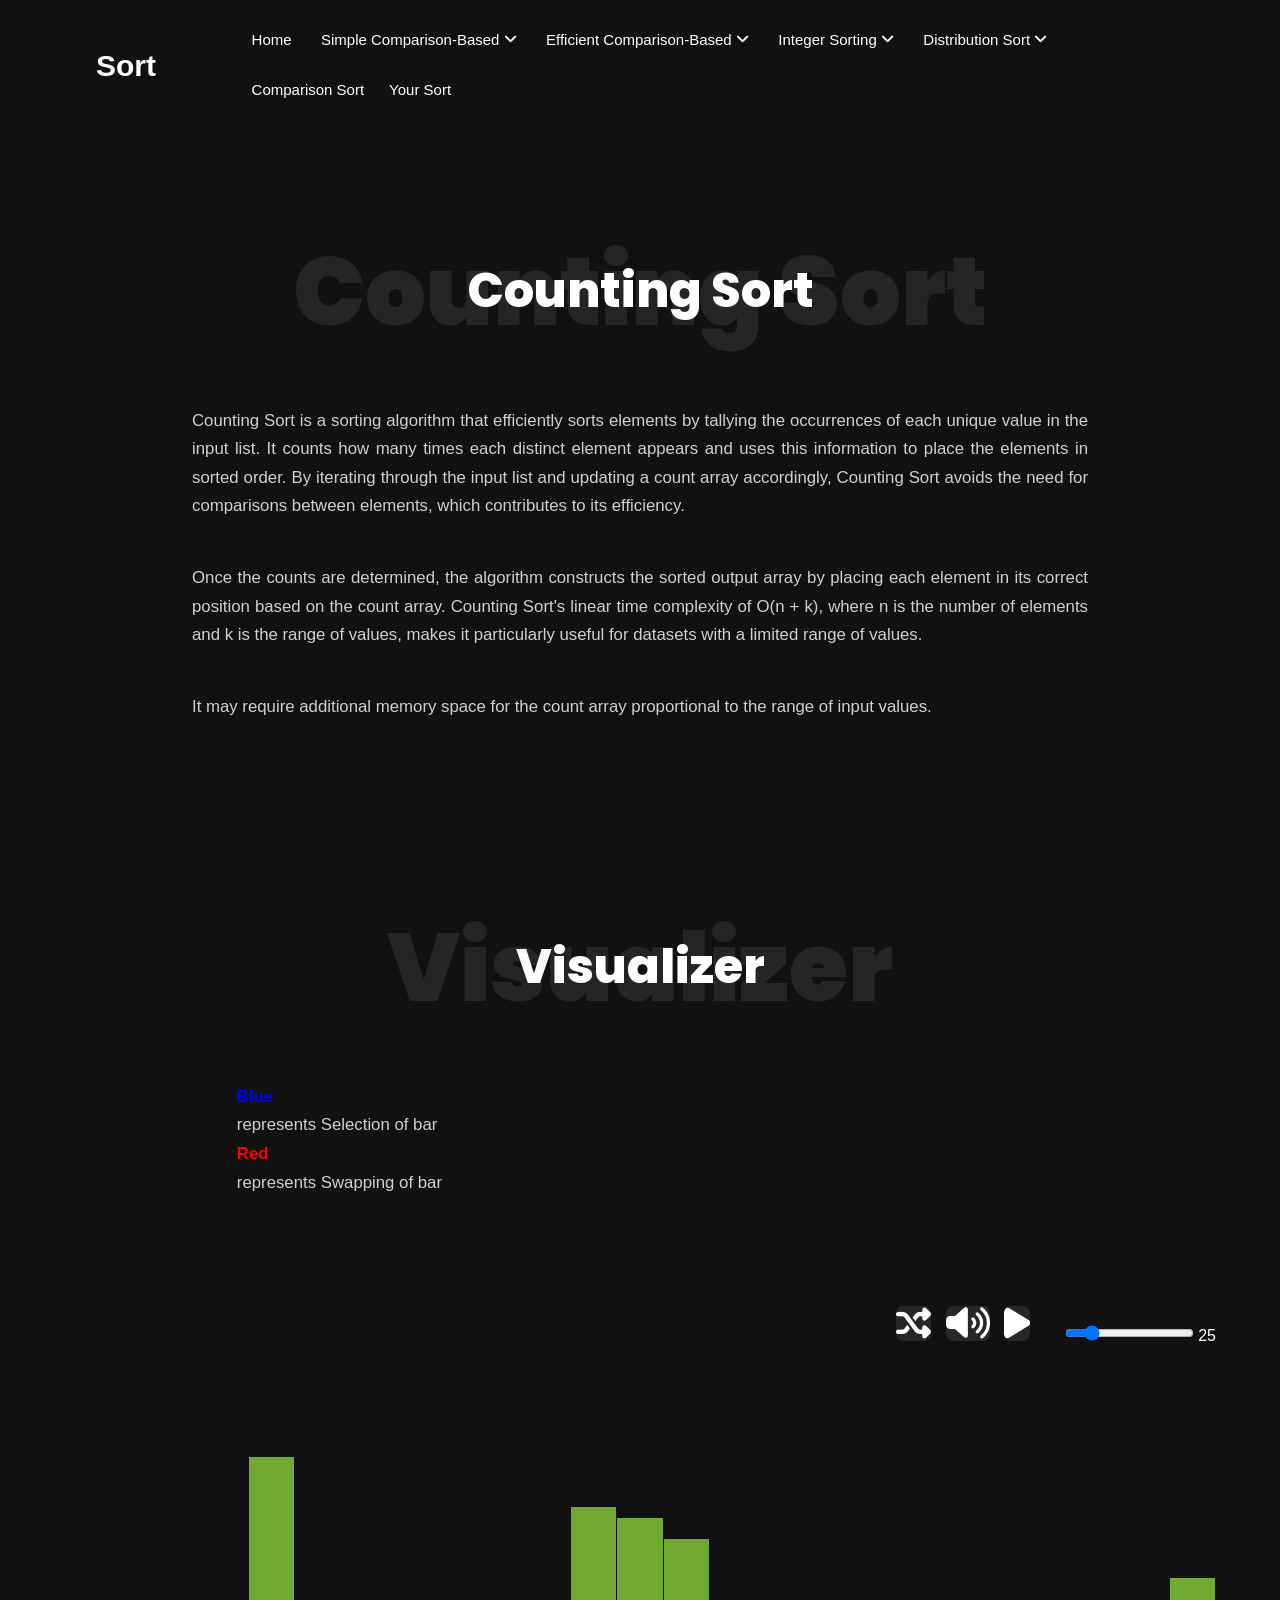
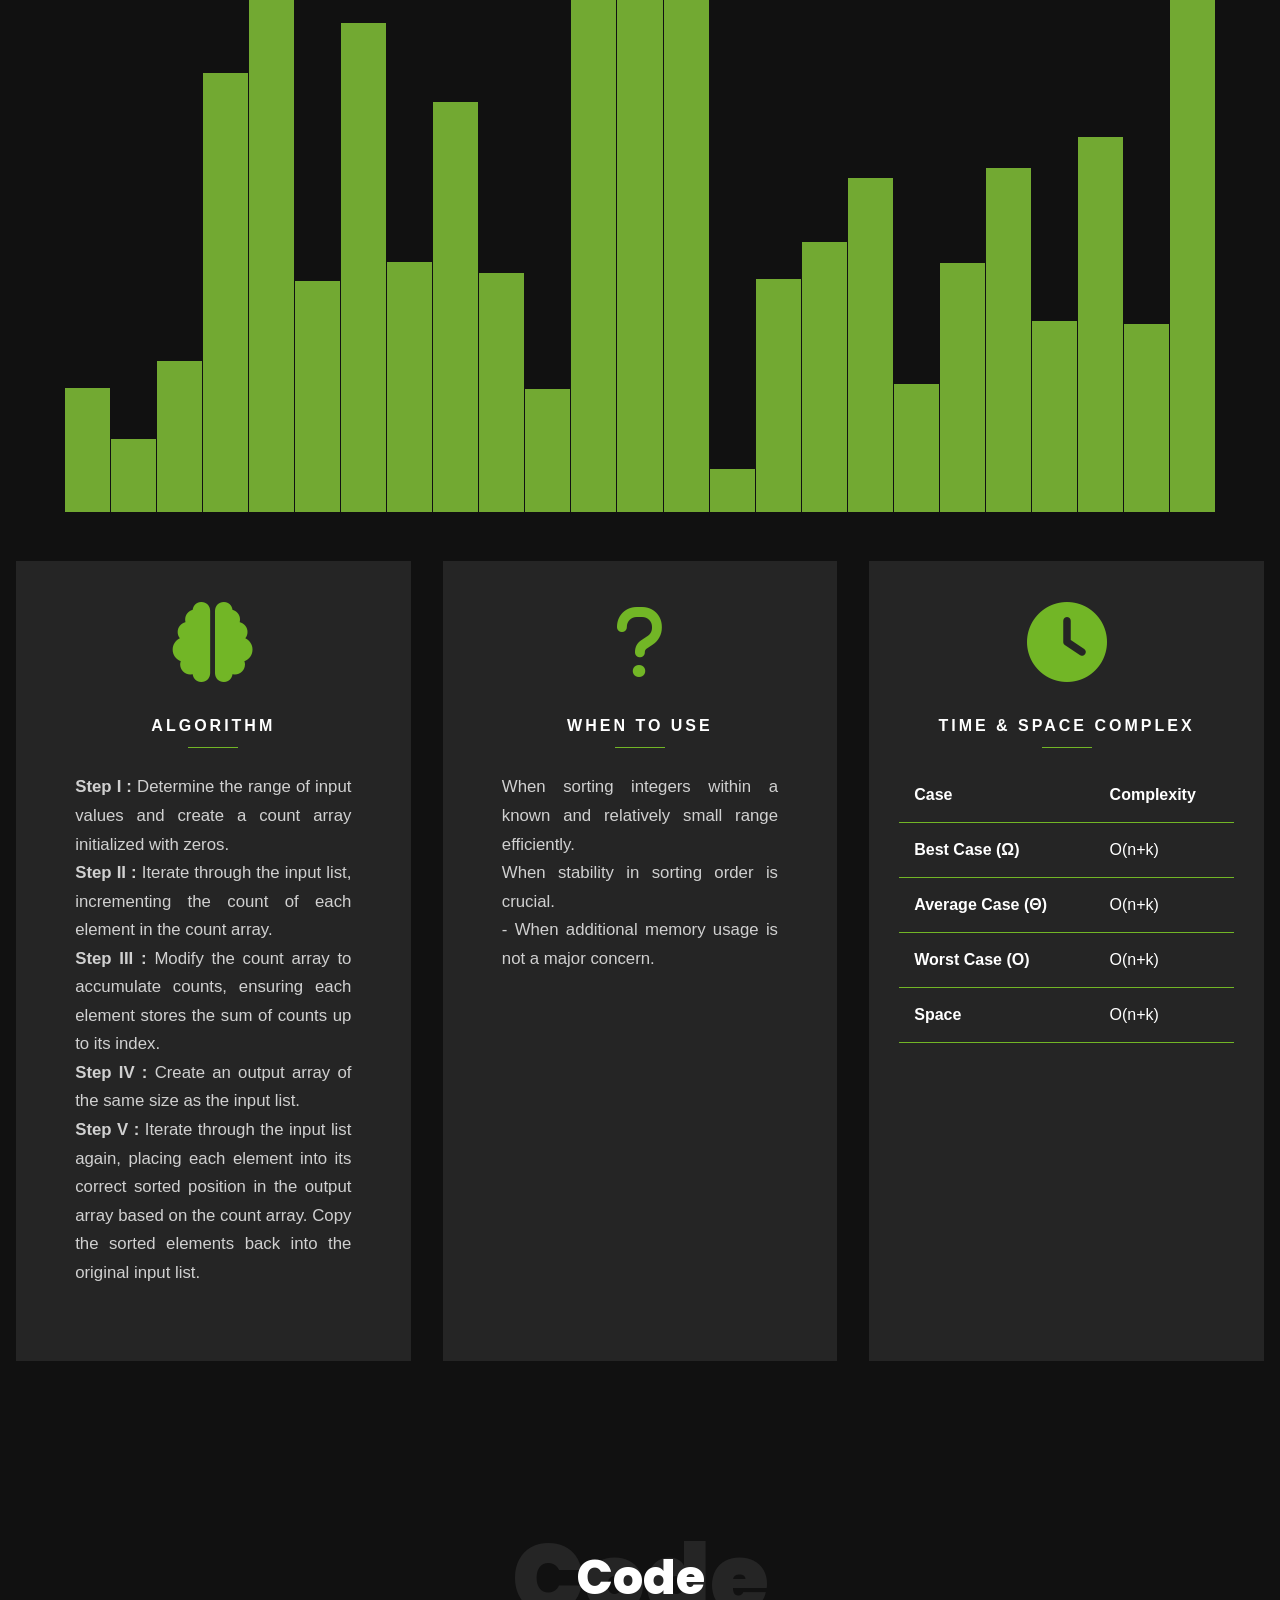
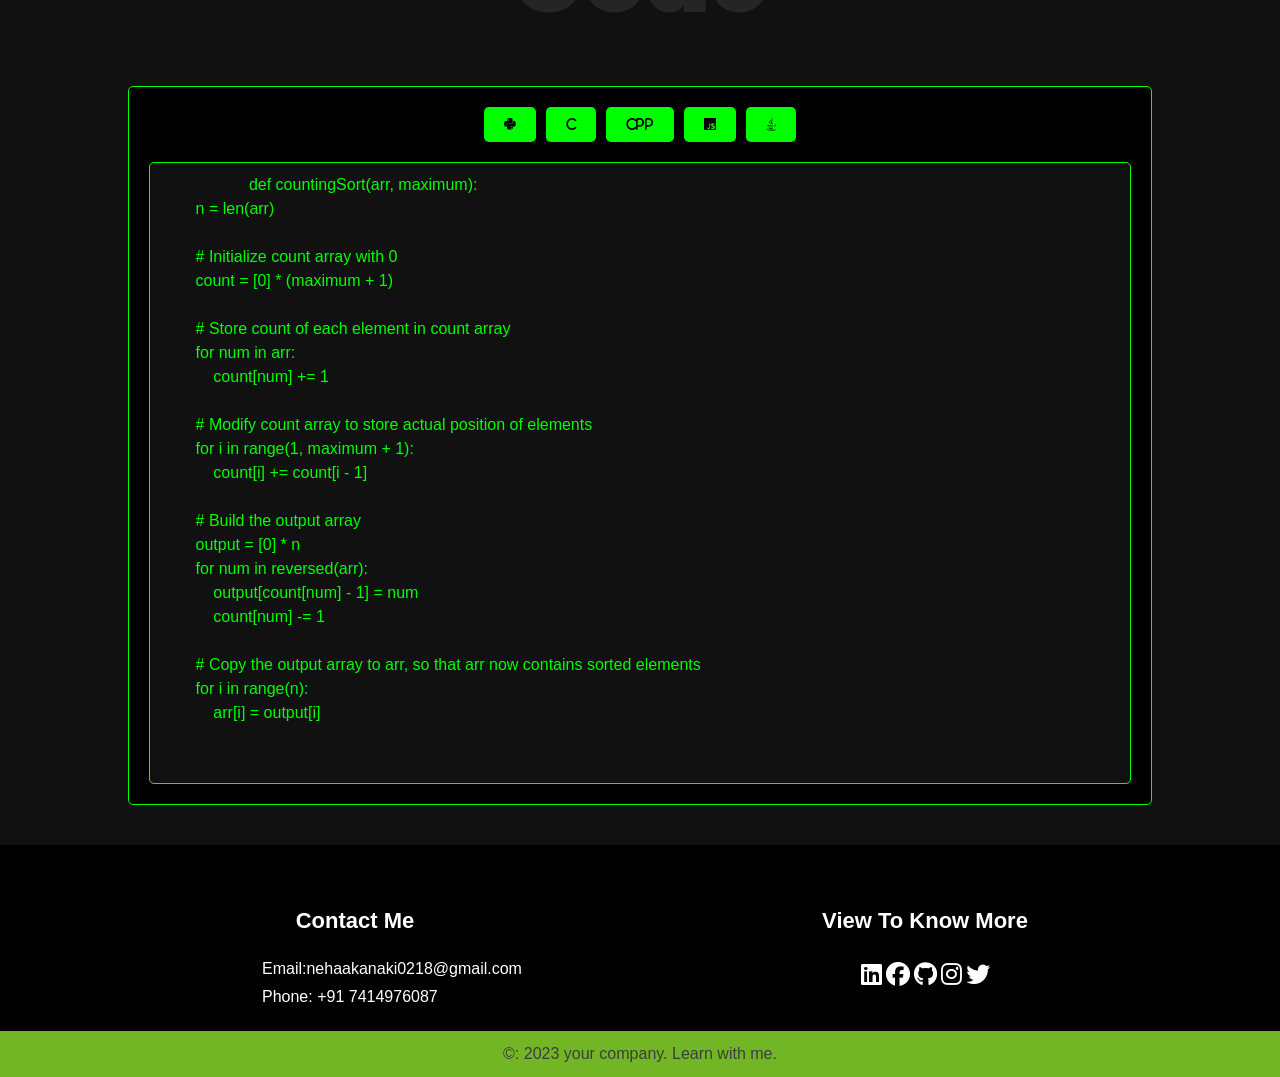
<file: counting.html>
<!DOCTYPE html>
<html lang="en">
<head>
    <meta charset="UTF-8">
    <meta name="viewport" content="width=device-width, initial-scale=1.0">
    <title>Document</title>
    <link rel="stylesheet" href="styles/font-awesome.css">
    <link rel="stylesheet" href="styles/new.css">
</head>
<body> <!-- header start -->
    <header class="header">
        <div class="container">
            <div class="row v-center">
                <div class="header-item item-left">
                    <div class="logo">
                        <a href="#">Sort</a>
                    </div>
                </div>
                <!-- menu start here -->
                <div class="header-item item-center">
                    <div class="menu-overlay">
                    </div>
                    <nav class="menu">
                        <div class="mobile-menu-head">
                            <div class="go-back"><i class="fa fa-angle-left"></i></div>
                            <div class="current-menu-title"></div>
                            <div class="mobile-menu-close">&times;</div>
                        </div>
                        <ul class="menu-main">
                            <li>
                                <a href="index.html">Home</a>
                            </li>
                            
                           <li class="menu-item-has-children">
                                <a href="#">Simple comparison-Based <i class="fas fa-angle-down"></i></a>
                                <div class="sub-menu single-column-menu">
                                    <ul>
                                        <li><a href="bubble.html">Bubble sort</a></li>
                                        <li><a href="insetion.html">Insertion sort	</a></li>
                                        <li><a href="selection.html"> Selection sort</a></li>
                                    </ul>
                                </div>
                           </li>
                           <li class="menu-item-has-children">
                                <a href="#">Efficient  comparison-Based <i class="fas fa-angle-down"></i></a>
                                <div class="sub-menu single-column-menu">
                                    <ul>
                                        <li><a href="quick.html">Quick  sort</a></li>
                                        <li><a href="merge.html">Merge  sort	</a></li>
                                        <li><a href="heap.html">Heap  sort</a></li>
                                    </ul>
                                </div>
                           </li>
                           <li class="menu-item-has-children">
                                <a href="#">Integer Sorting <i class="fas fa-angle-down"></i></a>
                                <div class="sub-menu single-column-menu">
                                    <ul>
                                        <li><a href="radix.html">Radix  sort</a></li>
                                        <li><a href="counting.html">Counting  sort	</a></li>
                                    </ul>
                                </div>
                           </li>
   
                            <li class="menu-item-has-children">
                                <a href="#">Distribution Sort <i class="fas fa-angle-down"></i></a>
                                <div class="sub-menu single-column-menu">
                                    <ul>
                                        <li><a href="bucket.html">Bucket Sort</a></li>
                                    </ul>
                                </div>
                            </li>
                            <li>
                                <a href="comparison.html">comparison Sort</a>
                            </li><li>
                                <a href="try.html">Your Sort</a>
                            </li>
                        </ul>
                    </nav>
                </div>
                <!-- menu end here -->
                <div class="header-item item-right">
                    <!-- mobile menu trigger -->
                    <div class="mobile-menu-trigger">
                        <span></span>
                    </div>
                </div>
            </div>
        </div>
    </header>       
    <!-- header end -->
    <section class = "services containers">
        <div class = "service-title">
          <h2>Counting Sort</h2>
            <div>
            <h2>Counting Sort</h2>
            </div>
        </div>
        <p class="text">Counting Sort is a sorting algorithm that efficiently sorts elements by tallying the occurrences of each unique value in the input list. It counts how many times each distinct element appears and uses this information to place the elements in sorted order. By iterating through the input list and updating a count array accordingly, Counting Sort avoids the need for comparisons between elements, which contributes to its efficiency. </p>
        <p class="text">Once the counts are determined, the algorithm constructs the sorted output array by placing each element in its correct position based on the count array. Counting Sort's linear time complexity of O(n + k), where n is the number of elements and k is the range of values, makes it particularly useful for datasets with a limited range of values. </p>
        <p class="text">It may require additional memory space for the count array proportional to the range of input values.</p>
        
        <div>
            <div id="box">
                <section class = "services containers">
                    <div class = "service-title">
                      <h2>Visualizer</h2>
                        <div>
                        <h2>Visualizer</h2>
                        </div>
                    </div>
                    <p class="text" style="display: flex; flex-direction: column;">
                        <strong style="color: blue;"> Blue </strong> represents Selection of bar 
                        <strong style="color: red;"> Red </strong> represents Swapping of bar 
                    </p>
                </section>
                <div style="float: right; white-space: nowrap;">
                    <button class="sort-btns" id="shuffleBtn"><i class="fas fa-random"></i></button>
                    <button class="sort-btns" id="soundBtn"><i class="fas fa-volume-up"></i></button>
                    <button class="sort-btns" id="sortBtn"><i class="fas fa-play"></i></button>
                    <div class="slider-container">
                        <input type="range" value="25" min="10" max="100" name="slider" id="numBarsSlider">
                        <span id="numBarsValue"></span>
                    </div>
                </div>
        
                <div style="clear: both; padding-top: 20px;">
                    
                <div>
                    <div id="sort-container"></div>
                </div>        
            </div>
            </div>
        </div>

        <div class = "row">
            <div class = "item">
                <span><i class="fa-solid fa-brain"></i></span>
                <h2>Algorithm</h2>
                <p class="text">
                    <strong>Step I : </strong> Determine the range of input values and create a count array initialized with zeros.
                    <br> 
                    <strong>Step II : </strong> Iterate through the input list, incrementing the count of each element in the count array.
                    <br>
                    <strong>Step III : </strong> Modify the count array to accumulate counts, ensuring each element stores the sum of counts up to its index.
                    <br>
                    <strong>Step IV : </strong> Create an output array of the same size as the input list.
                    <br>
                    <strong>Step V : </strong> Iterate through the input list again, placing each element into its correct sorted position in the output array based on the count array. Copy the sorted elements back into the original input list.
                </p>
              </div>
      
              <div class = "item">
                <span><i class="fa-solid fa-question"></i></span>
                <h2>When To Use</h2>
                <p class="text">
                    When sorting integers within a known and relatively small range efficiently.
                    <br>
                    When stability in sorting order is crucial.
                    <br>
                    - When additional memory usage is not a major concern.
                    
                </p>
              </div>
      
              <div class = "item">
                <span><i class = "fa-solid fa-clock"></i></span>
                <h2>Time & Space Complex</h2>
                <div class="col">
                    <div class="box-table">
                        <div class="content-box">
                            <!-- <br> -->
                            <table>
                                <tr>
                                    <th>Case</th>
                                    <th>Complexity</th>
                                </tr>
                                <tr>
                                    <th>Best Case (Ω)</th>
                                    <td>O(n+k)</td>
                                </tr>
                                <tr>
                                    <th>Average Case (Θ) </th>
                                    <td>O(n+k)</td>
                                </tr>
                                <tr>
                                    <th>Worst Case (O)</th>
                                    <td>O(n+k)</td>
                                </tr>
                                <tr>
                                    <th>Space</th>
                                    <td>O(n+k)</td>
                                </tr>
                            </table>
                        </div>
                    </div>
                </div>
              </div>
        </div>
    </section>
    <section class="services containers">
        <div class="service-title">
            <h2>Code</h2>
            <div>
            <h2>Code</h2>
            </div>
        </div>
        <div class="code-box">
            <div class="code-cont">
              <div class="code-btn">
                <button onclick="showPythonCode()"><i class="fa-brands fa-python"></i></button>
                <button onclick="showCCode()"><i class="fas fa-c"></i></button>
                <button onclick="showCPPCode()"><i class="fas fa-C">Cpp</i></button>
                <button onclick="showJSCode()"><i class="fa-brands fa-js"></i></button>
                <button onclick="showJavaCode()"><i class="fa-brands fa-java"></i></button>
              </div>
              <div class="code-content">
                <pre class="code" id="python-code" style="display:block;">
                    def countingSort(arr, maximum):
        n = len(arr)
    
        # Initialize count array with 0
        count = [0] * (maximum + 1)
    
        # Store count of each element in count array
        for num in arr:
            count[num] += 1
    
        # Modify count array to store actual position of elements
        for i in range(1, maximum + 1):
            count[i] += count[i - 1]
    
        # Build the output array
        output = [0] * n
        for num in reversed(arr):
            output[count[num] - 1] = num
            count[num] -= 1
    
        # Copy the output array to arr, so that arr now contains sorted elements
        for i in range(n):
            arr[i] = output[i]
    
                </pre>
                <pre class="code" id="c-code" style="display:none;">
                        
                        // Function to perform counting sort
                        void countingSort(int arr[], int n, int range) {
                            int output[n]; // Output array to store sorted elements
                            int count[range + 1]; // Count array to store count of elements
                        
                            // Initialize count array with 0
                            for (int i = 0; i <= range; ++i) {
                                count[i] = 0;
                            }
                        
                            // Store count of each element in count array
                            for (int i = 0; i < n; ++i) {
                                ++count[arr[i]];
                            }
                        
                            // Modify count array to store actual position of elements
                            for (int i = 1; i <= range; ++i) {
                                count[i] += count[i - 1];
                            }
                        
                            // Build the output array
                            for (int i = 0; i < n; ++i) {
                                output[count[arr[i]] - 1] = arr[i];
                                --count[arr[i]];
                            }
                        
                            // Copy the output array to arr, so that arr now contains sorted elements
                            for (int i = 0; i < n; ++i) {
                                arr[i] = output[i];
                            }
                        }
                </pre>
                <pre class="code" id="cpp-code" style="display:none;">
                        using namespace std;
                        
                        // Function to perform counting sort
                        void countingSort(vector<int>& arr, int range) {
                            int n = arr.size();
                        
                            // Initialize count array with 0
                            vector<int> count(range + 1, 0);
                        
                            // Store count of each element in count array
                            for (int i = 0; i < n; ++i) {
                                ++count[arr[i]];
                            }
                        
                            // Modify count array to store actual position of elements
                            for (int i = 1; i <= range; ++i) {
                                count[i] += count[i - 1];
                            }
                        
                            // Build the output array
                            vector<int> output(n);
                            for (int i = n - 1; i >= 0; --i) {
                                output[count[arr[i]] - 1] = arr[i];
                                --count[arr[i]];
                            }
                        
                            // Copy the output array to arr, so that arr now contains sorted elements
                            for (int i = 0; i < n; ++i) {
                                arr[i] = output[i];
                            }
                        }                 
                </pre>
                <pre class="code" id="js-code">
                    // Function to perform counting sort
                    function countingSort(arr, maximum) {
                        const n = arr.length;
    
                        // Initialize count array with 0
                        const count = Array(maximum + 1).fill(0);
    
                        // Store count of each element in count array
                        for (let i = 0; i < n; i++) {
                            count[arr[i]]++;
                        }
    
                        // Modify count array to store actual position of elements
                        for (let i = 1; i <= maximum; i++) {
                            count[i] += count[i - 1];
                        }
    
                        // Build the output array
                        const output = new Array(n);
                        for (let i = n - 1; i >= 0; i--) {
                            output[count[arr[i]] - 1] = arr[i];
                            count[arr[i]]--;
                        }
    
                        // Copy the output array to arr, so that arr now contains sorted elements
                        for (let i = 0; i < n; i++) {
                            arr[i] = output[i];
                        }
                    }
    
                </pre>
                <pre class="code" id="java-code" style="display:none;">
                    public class CountingSort {
    
                        // Function to perform counting sort
                        public static void countingSort(int[] arr, int range) {
                            int n = arr.length;
    
                            // Initialize count array with 0
                            int[] count = new int[range + 1];
    
                            // Store count of each element in count array
                            for (int num : arr) {
                                count[num]++;
                            }
    
                            // Modify count array to store actual position of elements
                            for (int i = 1; i <= range; i++) {
                                count[i] += count[i - 1];
                            }
    
                            // Build the output array
                            int[] output = new int[n];
                            for (int i = n - 1; i >= 0; i--) {
                                output[count[arr[i]] - 1] = arr[i];
                                count[arr[i]]--;
                            }
    
                            // Copy the output array to arr, so that arr now contains sorted elements
                            System.arraycopy(output, 0, arr, 0, n);
                        }
                    }
    
                </pre>
              </div>
            </div>
            </div>
    </section>
        

    <footer class="footer">
        <div class="footer-container">
            <div class="footer-content">
                <h3>Contact Me</h3>
                <p>Email:nehaakanaki0218@gmail.com</p>
                <p>Phone: +91 7414976087</p>
            </div>
            <div class="footer-content">
                <h3>View To Know More</h3>
                <ul class="list">
                    <li><a href=""><i class="fab fa-linkedin"></i></a></li>
                    <li><a href=""><i class="fab fa-facebook"></i></a></li>
                    <li><a href=""><i class="fab fa-github"></i></a></li>
                    <li><a href=""><i class="fab fa-instagram"></i></a></li>
                    <li><a href=""><i class="fab fa-twitter"></i></a></li>

                </ul>
            </div>
        </div>
        <div class="footer-bar">
            <p>&copy: 2023 your company. Learn with me.</p>
        </div>
    </footer>

    <script src="script/counting.js"></script>
</body>
</html>
</file>
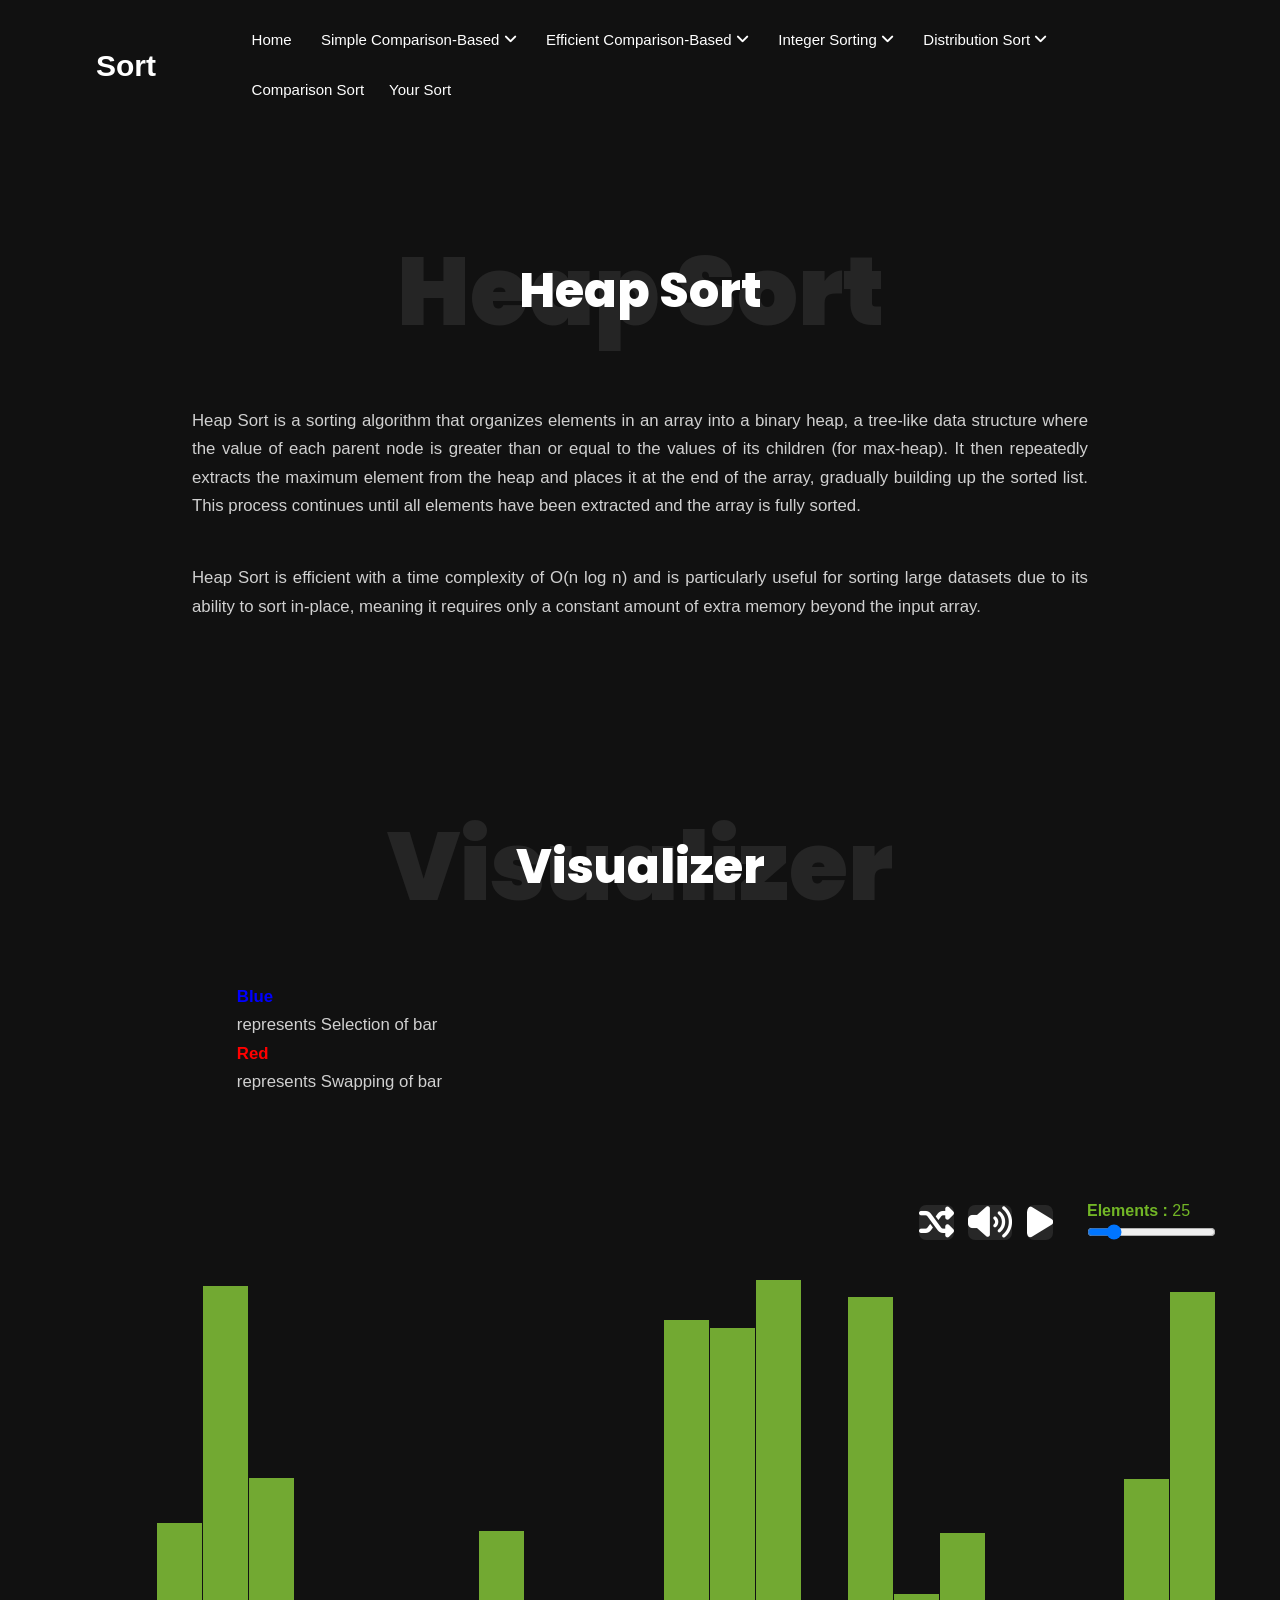
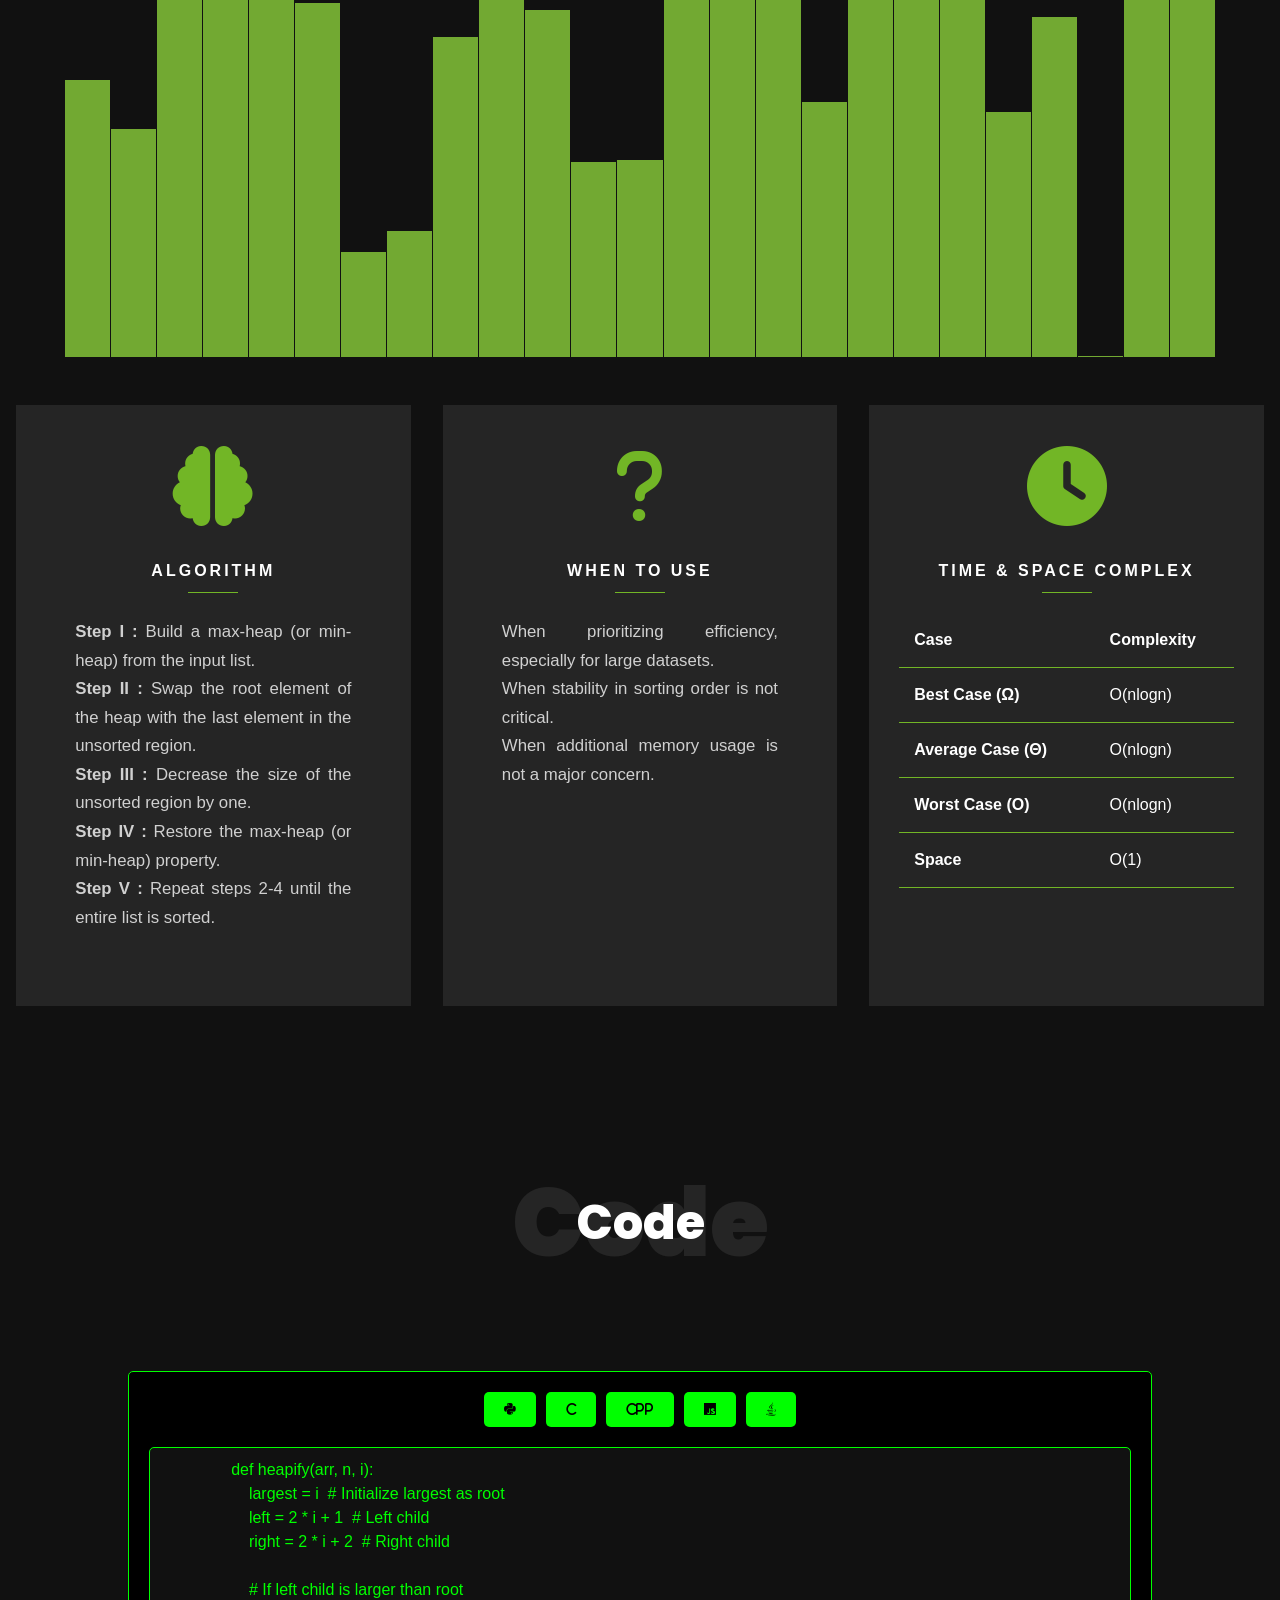
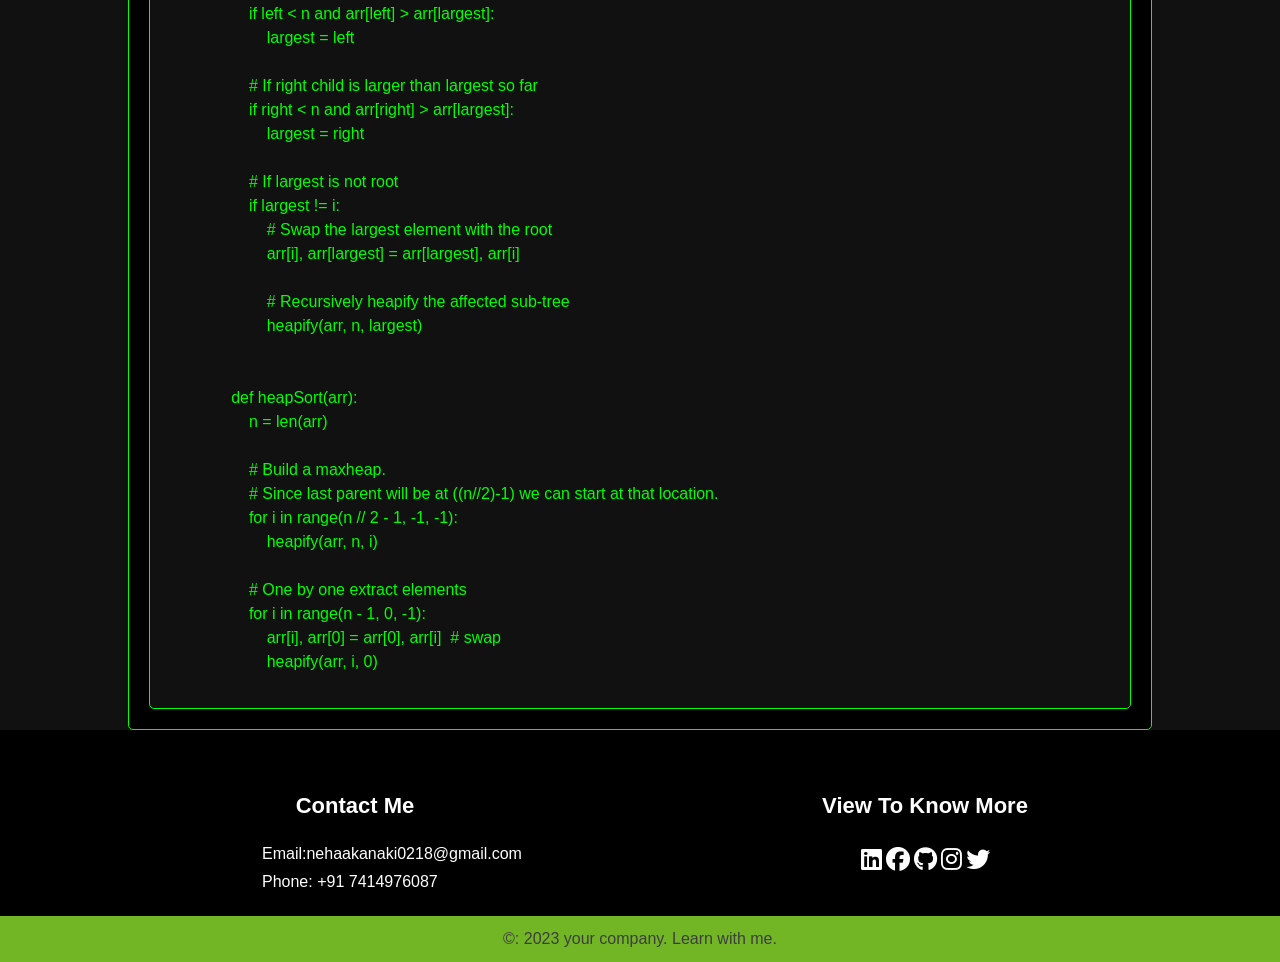
<file: heap.html>
<!DOCTYPE html>
<html lang="en">
<head>
    <meta charset="UTF-8">
    <meta name="viewport" content="width=device-width, initial-scale=1.0">
    <title>Document</title>
    <link rel="stylesheet" href="styles/font-awesome.css">
    <link rel="stylesheet" href="styles/new.css">
</head>
<body> <!-- header start -->
    <header class="header">
        <div class="container">
            <div class="row v-center">
                <div class="header-item item-left">
                    <div class="logo">
                        <a href="#">Sort</a>
                    </div>
                </div>
                <!-- menu start here -->
                <div class="header-item item-center">
                    <div class="menu-overlay">
                    </div>
                    <nav class="menu">
                        <div class="mobile-menu-head">
                            <div class="go-back"><i class="fa fa-angle-left"></i></div>
                            <div class="current-menu-title"></div>
                            <div class="mobile-menu-close">&times;</div>
                        </div>
                        <ul class="menu-main">
                            <li>
                                <a href="index.html">Home</a>
                            </li>
                            
                           <li class="menu-item-has-children">
                                <a href="#">Simple comparison-Based <i class="fas fa-angle-down"></i></a>
                                <div class="sub-menu single-column-menu">
                                    <ul>
                                        <li><a href="bubble.html">Bubble sort</a></li>
                                        <li><a href="insetion.html">Insertion sort	</a></li>
                                        <li><a href="selection.html"> Selection sort</a></li>
                                    </ul>
                                </div>
                           </li>
                           <li class="menu-item-has-children">
                                <a href="#">Efficient  comparison-Based <i class="fas fa-angle-down"></i></a>
                                <div class="sub-menu single-column-menu">
                                    <ul>
                                        <li><a href="quick.html">Quick  sort</a></li>
                                        <li><a href="merge.html">Merge  sort	</a></li>
                                        <li><a href="heap.html">Heap  sort</a></li>
                                    </ul>
                                </div>
                           </li>
                           <li class="menu-item-has-children">
                                <a href="#">Integer Sorting <i class="fas fa-angle-down"></i></a>
                                <div class="sub-menu single-column-menu">
                                    <ul>
                                        <li><a href="radix.html">Radix  sort</a></li>
                                        <li><a href="counting.html">Counting  sort	</a></li>
                                    </ul>
                                </div>
                           </li>
   
                            <li class="menu-item-has-children">
                                <a href="#">Distribution Sort <i class="fas fa-angle-down"></i></a>
                                <div class="sub-menu single-column-menu">
                                    <ul>
                                        <li><a href="bucket.html">Bucket Sort</a></li>
                                    </ul>
                                </div>
                            </li>
                            <li>
                                <a href="comparison.html">comparison Sort</a>
                            </li><li>
                                <a href="try.html">Your Sort</a>
                            </li>
                        </ul>
                    </nav>
                </div>
                <!-- menu end here -->
                <div class="header-item item-right">
                    <!-- mobile menu trigger -->
                    <div class="mobile-menu-trigger">
                        <span></span>
                    </div>
                </div>
            </div>
        </div>
    </header>
    <!-- header end -->
    <section class = "services containers">
        <div class = "service-title">
          <h2>heap Sort</h2>
            <div>
            <h2>heap Sort</h2>
            </div>
        </div>
        <p class="text">Heap Sort is a sorting algorithm that organizes elements in an array into a binary heap, a tree-like data structure where the value of each parent node is greater than or equal to the values of its children (for max-heap). It then repeatedly extracts the maximum element from the heap and places it at the end of the array, gradually building up the sorted list. This process continues until all elements have been extracted and the array is fully sorted. </p>
        <p class="text">Heap Sort is efficient with a time complexity of O(n log n) and is particularly useful for sorting large datasets due to its ability to sort in-place, meaning it requires only a constant amount of extra memory beyond the input array.</p>
       
        <div>
            <div id="box">
                <section class = "services containers">
                    <div class = "service-title">
                      <h2>Visualizer</h2>
                        <div>
                        <h2>Visualizer</h2>
                        </div>
                    </div>
                    <p class="text" style="display: flex; flex-direction: column;">
                        <strong style="color: blue;"> Blue </strong> represents Selection of bar 
                        <strong style="color: red;"> Red </strong> represents Swapping of bar 
                    </p>
                </section>
                <div style="float: right; white-space: nowrap;">
                    <button class="sort-btns" id="shuffleBtn"><i class="fas fa-random"></i></button>
                    <button class="sort-btns" id="soundBtn"><i class="fas fa-volume-up"></i></button>
                    <button class="sort-btns" id="sortBtn"><i class="fas fa-play"></i></button>
                    <div class="slider-container">
                        <div style="color: #72b626;"><strong>Elements : </strong><span id="numBarsValue"></span></div>
                        <input type="range" value="25" min="10" max="100" name="slider" id="numBarsSlider">
                    </div>
                </div>
                            
                <div>
                    <div id="sort-container"></div>
                </div>        
            </div>
        </div>

        <div class = "row">
            <div class = "item">
                <span><i class="fa-solid fa-brain"></i></span>
                <h2>Algorithm</h2>
                <p class="text">
                    <strong>Step I : </strong> Build a max-heap (or min-heap) from the input list.
                    <br>
                    <strong>Step II : </strong> Swap the root element of the heap with the last element in the unsorted region.
                    <br>
                    <strong>Step III : </strong> Decrease the size of the unsorted region by one.
                    <br>
                    <strong>Step IV : </strong> Restore the max-heap (or min-heap) property.
                    <br>
                    <strong>Step V : </strong> Repeat steps 2-4 until the entire list is sorted.
                </p>
              </div>
      
              <div class = "item">
                <span><i class="fa-solid fa-question"></i></span>
                <h2>When To Use</h2>
                <p class="text">
                    When prioritizing efficiency, especially for large datasets.
                    <br>
                    When stability in sorting order is not critical.
                    <br>
                    When additional memory usage is not a major concern.
                </p>
              </div>
      
              <div class = "item">
                <span><i class = "fa-solid fa-clock"></i></span>
                <h2>Time & Space Complex</h2>
                <div class="col">
                    <div class="box-table">
                        <div class="content-box">
                            <!-- <br> -->
                            <table>
                                <tr>
                                    <th>Case</th>
                                    <th>Complexity</th>
                                </tr>
                                <tr>
                                    <th>Best Case (Ω)</th>
                                    <td>O(nlogn)</td>
                                </tr>
                                <tr>
                                    <th>Average Case (Θ) </th>
                                    <td>O(nlogn)</td>
                                </tr>
                                <tr>
                                    <th>Worst Case (O)</th>
                                    <td>O(nlogn)</td>
                                </tr>
                                <tr>
                                    <th>Space</th>
                                    <td>O(1)</td>
                                </tr>
                            </table>
                        </div>
                    </div>
                </div>
              </div>
    </section>
    <section class="services containers">
        <div class="service-title">
            <h2>Code</h2>
            <div>
            <h2>Code</h2>
            </div>
        </div>
    </section>
        <div class="code-box">
        <div class="code-cont">
          <div class="code-btn">
            <button onclick="showPythonCode()"><i class="fa-brands fa-python"></i></button>
            <button onclick="showCCode()"><i class="fas fa-c"></i></button>
            <button onclick="showCPPCode()"><i class="fas fa-C">Cpp</i></button>
            <button onclick="showJSCode()"><i class="fa-brands fa-js"></i></button>
            <button onclick="showJavaCode()"><i class="fa-brands fa-java"></i></button>
          </div>
          <div class="code-content">
            <pre class="code" id="python-code" style="display:block;">
                def heapify(arr, n, i):
                    largest = i  # Initialize largest as root
                    left = 2 * i + 1  # Left child
                    right = 2 * i + 2  # Right child

                    # If left child is larger than root
                    if left < n and arr[left] > arr[largest]:
                        largest = left

                    # If right child is larger than largest so far
                    if right < n and arr[right] > arr[largest]:
                        largest = right

                    # If largest is not root
                    if largest != i:
                        # Swap the largest element with the root
                        arr[i], arr[largest] = arr[largest], arr[i]

                        # Recursively heapify the affected sub-tree
                        heapify(arr, n, largest)


                def heapSort(arr):
                    n = len(arr)

                    # Build a maxheap.
                    # Since last parent will be at ((n//2)-1) we can start at that location.
                    for i in range(n // 2 - 1, -1, -1):
                        heapify(arr, n, i)

                    # One by one extract elements
                    for i in range(n - 1, 0, -1):
                        arr[i], arr[0] = arr[0], arr[i]  # swap
                        heapify(arr, i, 0)
            </pre>
            <pre class="code" id="c-code" style="display:none;">
                    // Function to heapify a subtree rooted at node i
                    void heapify(int arr[], int n, int i) {
                        int largest = i; // Initialize largest as root
                        int left = 2 * i + 1; // Left child
                        int right = 2 * i + 2; // Right child
                    
                        // If left child is larger than root
                        if (left < n && arr[left] > arr[largest])
                            largest = left;
                    
                        // If right child is larger than largest so far
                        if (right < n && arr[right] > arr[largest])
                            largest = right;
                    
                        // If largest is not root
                        if (largest != i) {
                            // Swap the largest element with the root
                            int temp = arr[i];
                            arr[i] = arr[largest];
                            arr[largest] = temp;
                    
                            // Recursively heapify the affected sub-tree
                            heapify(arr, n, largest);
                        }
                    }
                    
                    // Function to perform heap sort
                    void heapSort(int arr[], int n) {
                        // Build heap (rearrange array)
                        for (int i = n / 2 - 1; i >= 0; i--)
                            heapify(arr, n, i);
                    
                        // One by one extract an element from heap
                        for (int i = n - 1; i > 0; i--) {
                            // Move current root to end
                            int temp = arr[0];
                            arr[0] = arr[i];
                            arr[i] = temp;
                    
                            // Call max heapify on the reduced heap
                            heapify(arr, i, 0);
                        }
                    }                    
            </pre>
            <pre class="code" id="cpp-code" style="display:none;">
                    using namespace std;
                    
                    // Function to heapify a subtree rooted at node i
                    void heapify(vector<int>& arr, int n, int i) {
                        int largest = i; // Initialize largest as root
                        int left = 2 * i + 1; // Left child
                        int right = 2 * i + 2; // Right child
                    
                        // If left child is larger than root
                        if (left < n && arr[left] > arr[largest])
                            largest = left;
                    
                        // If right child is larger than largest so far
                        if (right < n && arr[right] > arr[largest])
                            largest = right;
                    
                        // If largest is not root
                        if (largest != i) {
                            // Swap the largest element with the root
                            swap(arr[i], arr[largest]);
                    
                            // Recursively heapify the affected sub-tree
                            heapify(arr, n, largest);
                        }
                    }
                    
                    // Function to perform heap sort
                    void heapSort(vector<int>& arr) {
                        int n = arr.size();
                    
                        // Build heap (rearrange array)
                        for (int i = n / 2 - 1; i >= 0; i--)
                            heapify(arr, n, i);
                    
                        // One by one extract an element from heap
                        for (int i = n - 1; i > 0; i--) {
                            // Move current root to end
                            swap(arr[0], arr[i]);
                    
                            // Call max heapify on the reduced heap
                            heapify(arr, i, 0);
                        }
                    }                   
            </pre>
            <pre class="code" id="js-code">
                function heapify(arr, n, i) {
                    let largest = i; // Initialize largest as root
                    const left = 2 * i + 1; // Left child
                    const right = 2 * i + 2; // Right child
                
                    // If left child is larger than root
                    if (left < n && arr[left] > arr[largest])
                        largest = left;
                
                    // If right child is larger than largest so far
                    if (right < n && arr[right] > arr[largest])
                        largest = right;
                
                    // If largest is not root
                    if (largest !== i) {
                        // Swap the largest element with the root
                        [arr[i], arr[largest]] = [arr[largest], arr[i]];
                
                        // Recursively heapify the affected sub-tree
                        heapify(arr, n, largest);
                    }
                }
                
                function heapSort(arr) {
                    const n = arr.length;
                
                    // Build heap (rearrange array)
                    for (let i = Math.floor(n / 2) - 1; i >= 0; i--)
                        heapify(arr, n, i);
                
                    // One by one extract an element from heap
                    for (let i = n - 1; i > 0; i--) {
                        // Move current root to end
                        [arr[0], arr[i]] = [arr[i], arr[0]];
                
                        // Call max heapify on the reduced heap
                        heapify(arr, i, 0);
                    }
                }               
            </pre>
            <pre class="code" id="java-code" style="display:none;">
                public class HeapSort {
                    public static void heapSort(int[] arr) {
                        int n = arr.length;

                        // Build heap (rearrange array)
                        for (int i = n / 2 - 1; i >= 0; i--)
                            heapify(arr, n, i);

                        // One by one extract an element from heap
                        for (int i = n - 1; i > 0; i--) {
                            // Move current root to end
                            int temp = arr[0];
                            arr[0] = arr[i];
                            arr[i] = temp;

                            // Call max heapify on the reduced heap
                            heapify(arr, i, 0);
                        }
                    }

                    // To heapify a subtree rooted with node i which is an index in arr[]
                    static void heapify(int[] arr, int n, int i) {
                        int largest = i; // Initialize largest as root
                        int left = 2 * i + 1; // Left child
                        int right = 2 * i + 2; // Right child

                        // If left child is larger than root
                        if (left < n && arr[left] > arr[largest])
                            largest = left;

                        // If right child is larger than largest so far
                        if (right < n && arr[right] > arr[largest])
                            largest = right;

                        // If largest is not root
                        if (largest != i) {
                            // Swap the largest element with the root
                            int temp = arr[i];
                            arr[i] = arr[largest];
                            arr[largest] = temp;

                            // Recursively heapify the affected sub-tree
                            heapify(arr, n, largest);
                        }
                    }
                }
            </pre>
          </div>
        </div>
        </div>
    </section>

    <footer class="footer">
        <div class="footer-container">
            <div class="footer-content">
                <h3>Contact Me</h3>
                <p>Email:nehaakanaki0218@gmail.com</p>
                <p>Phone: +91 7414976087</p>
            </div>
            <div class="footer-content">
                <h3>View To Know More</h3>
                <ul class="list">
                    <li><a href=""><i class="fab fa-linkedin"></i></a></li>
                    <li><a href=""><i class="fab fa-facebook"></i></a></li>
                    <li><a href=""><i class="fab fa-github"></i></a></li>
                    <li><a href=""><i class="fab fa-instagram"></i></a></li>
                    <li><a href=""><i class="fab fa-twitter"></i></a></li>

                </ul>
            </div>
        </div>
        <div class="footer-bar">
            <p>&copy: 2023 your company. Learn with me.</p>
        </div>
    </footer>

    <script src="script/heap.js"></script>
</body>
</html>
</file>
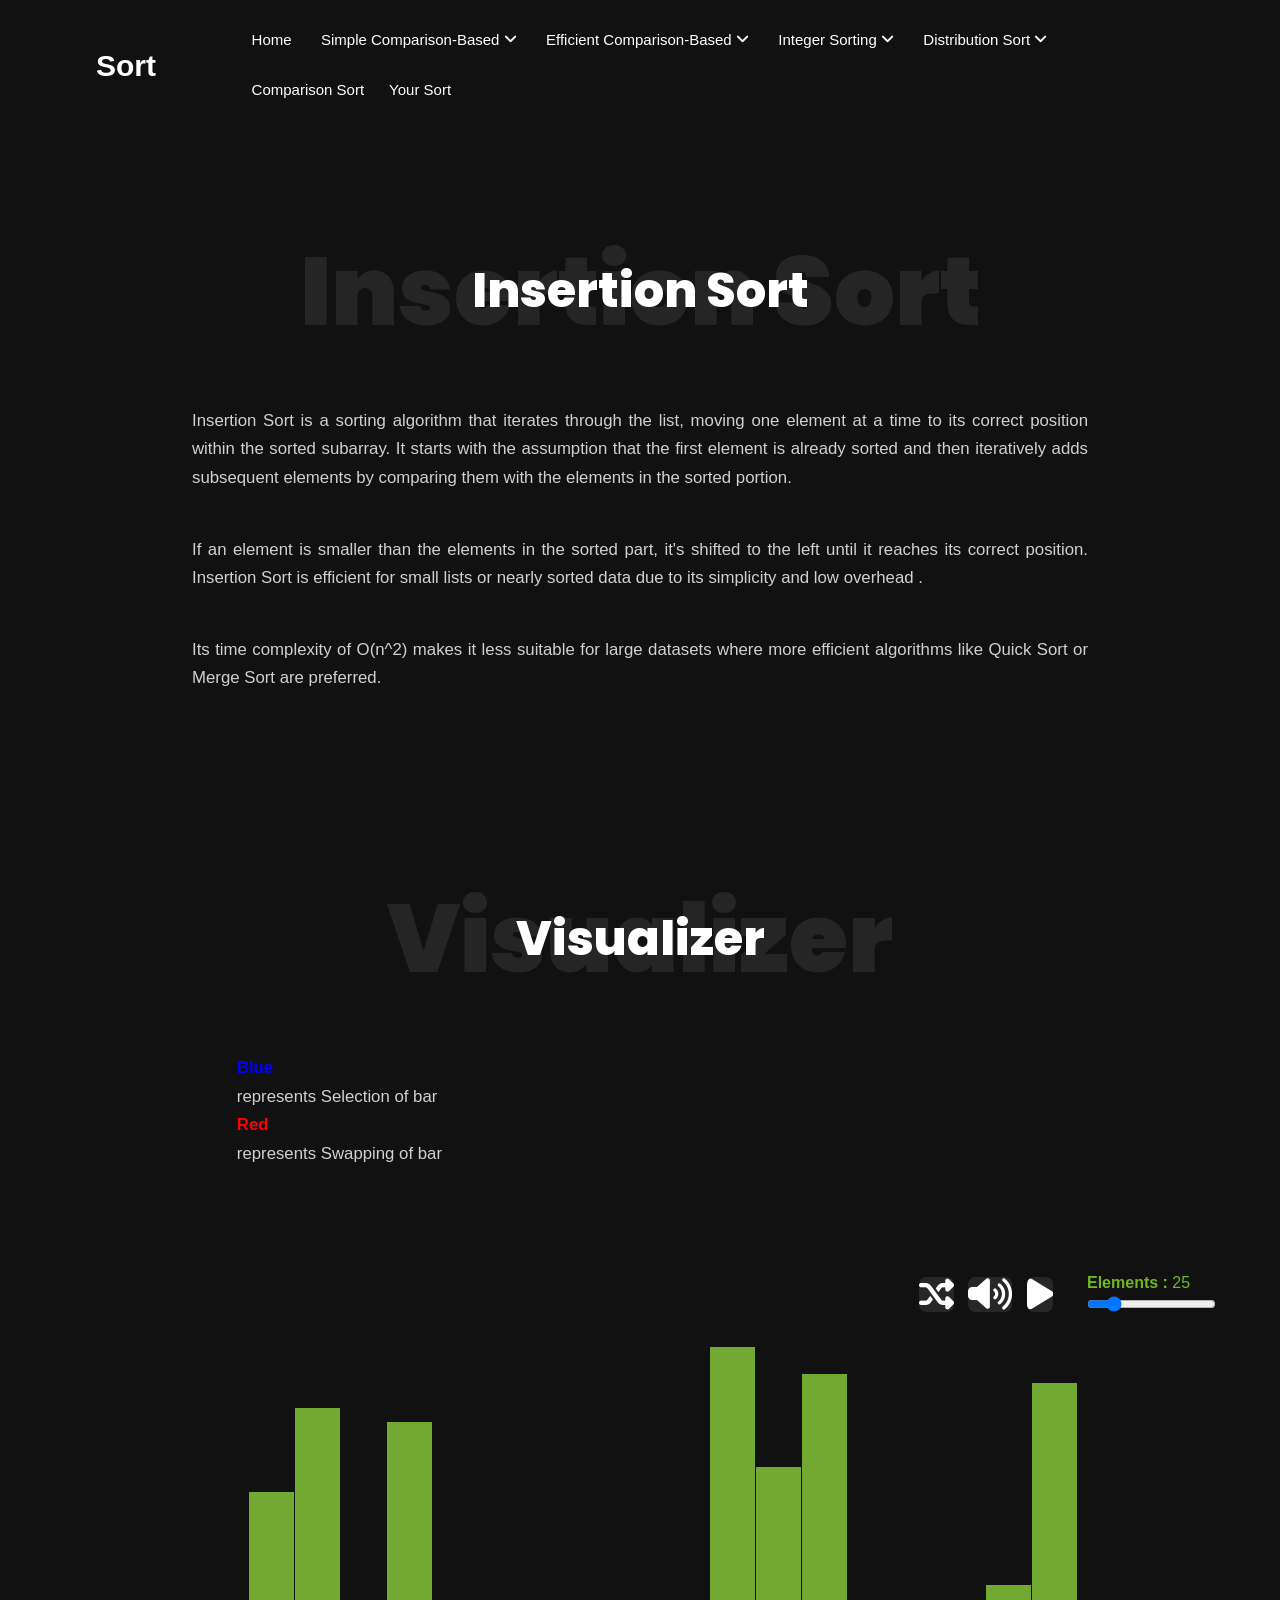
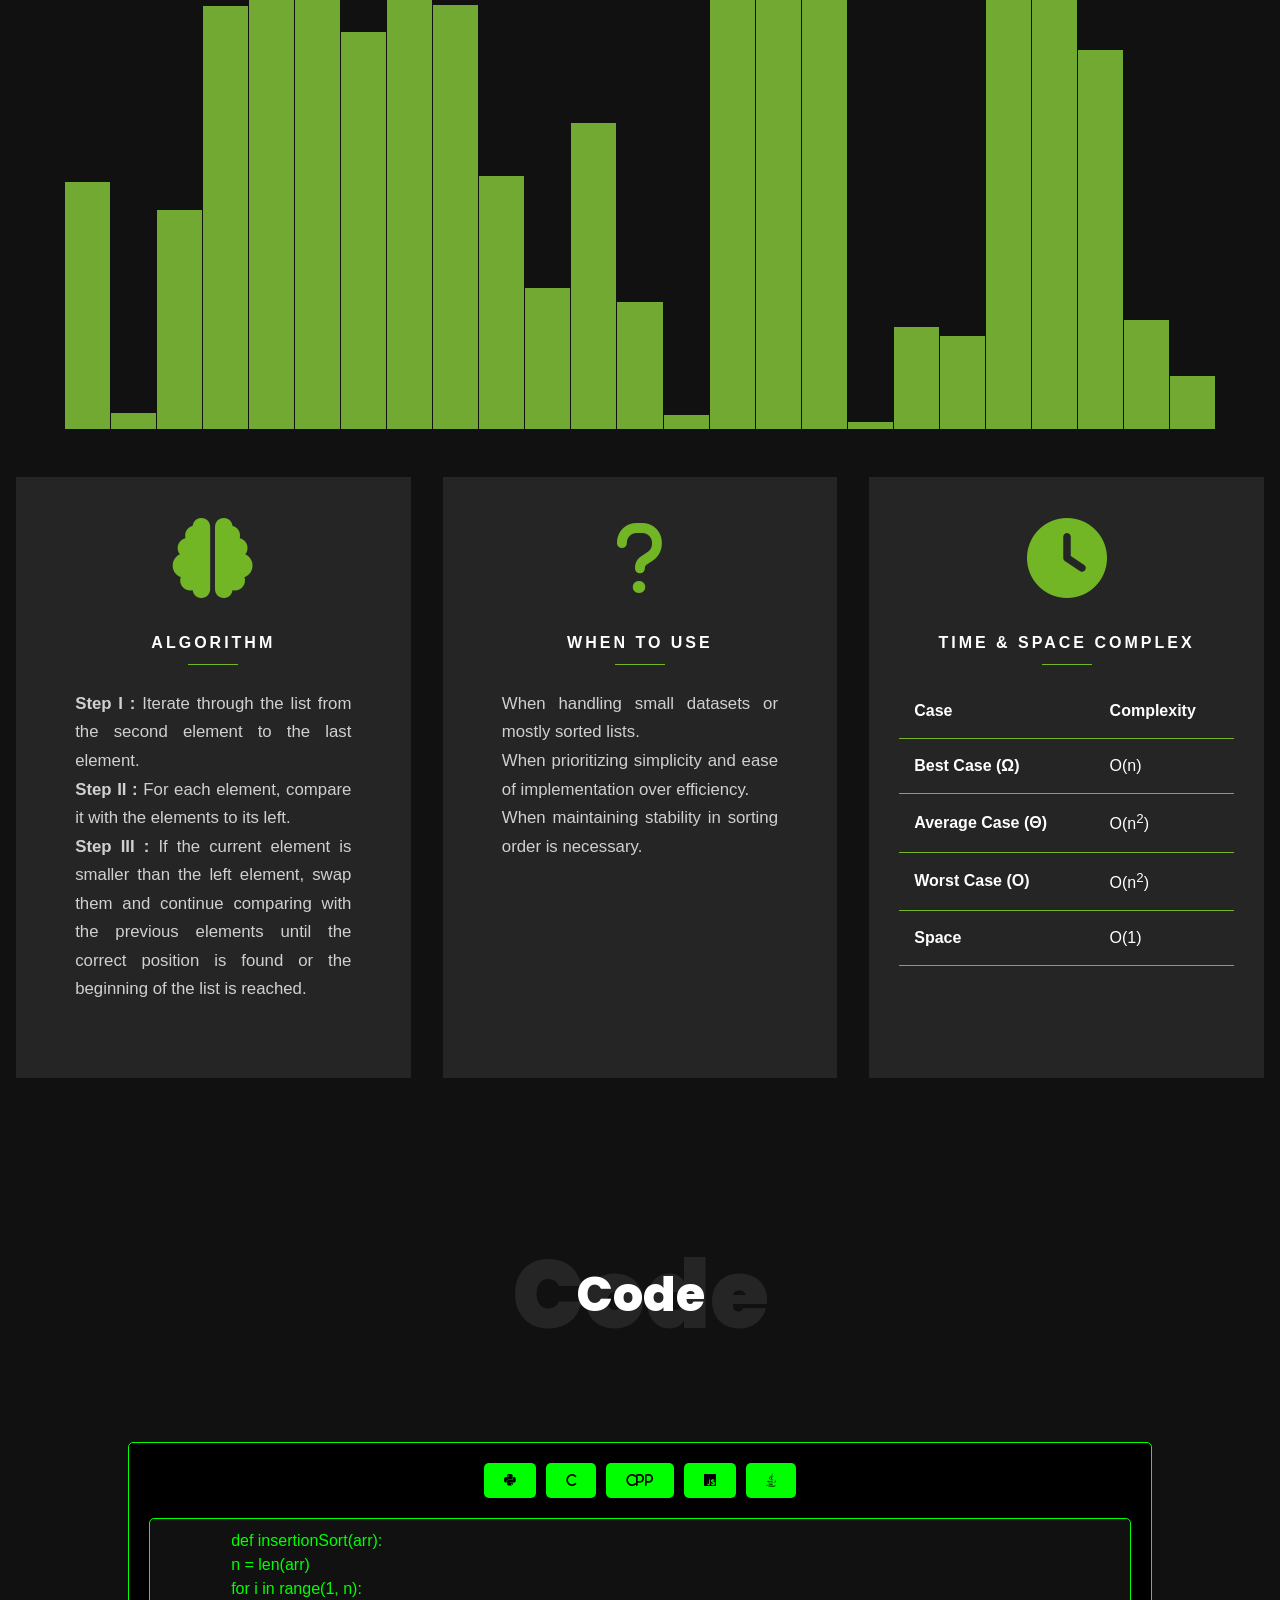
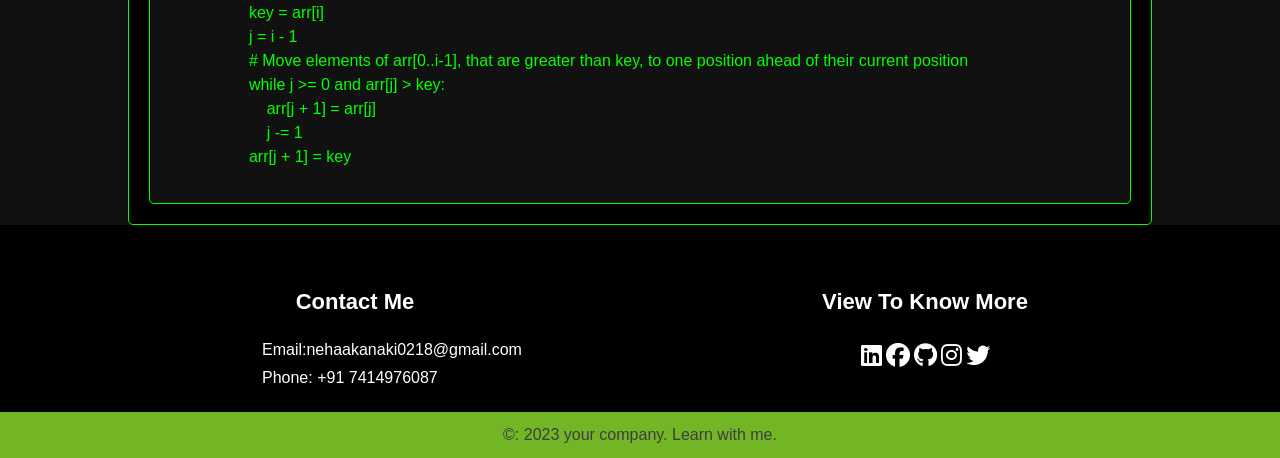
<file: insetion.html>
<!DOCTYPE html>
<html lang="en">
<head>
    <meta charset="UTF-8">
    <meta name="viewport" content="width=device-width, initial-scale=1.0">
    <title>Document</title>
    <link rel="stylesheet" href="styles/font-awesome.css">
    <link rel="stylesheet" href="styles/new.css">
</head>
<body> <!-- header start -->
    <header class="header">
        <div class="container">
            <div class="row v-center">
                <div class="header-item item-left">
                    <div class="logo">
                        <a href="#">Sort</a>
                    </div>
                </div>
                <!-- menu start here -->
                <div class="header-item item-center">
                    <div class="menu-overlay">
                    </div>
                    <nav class="menu">
                        <div class="mobile-menu-head">
                            <div class="go-back"><i class="fa fa-angle-left"></i></div>
                            <div class="current-menu-title"></div>
                            <div class="mobile-menu-close">&times;</div>
                        </div>
                        <ul class="menu-main">
                            <li>
                                <a href="index.html">Home</a>
                            </li>
                            
                           <li class="menu-item-has-children">
                                <a href="#">Simple comparison-Based <i class="fas fa-angle-down"></i></a>
                                <div class="sub-menu single-column-menu">
                                    <ul>
                                        <li><a href="bubble.html">Bubble sort</a></li>
                                        <li><a href="insetion.html">Insertion sort	</a></li>
                                        <li><a href="selection.html"> Selection sort</a></li>
                                    </ul>
                                </div>
                           </li>
                           <li class="menu-item-has-children">
                                <a href="#">Efficient  comparison-Based <i class="fas fa-angle-down"></i></a>
                                <div class="sub-menu single-column-menu">
                                    <ul>
                                        <li><a href="quick.html">Quick  sort</a></li>
                                        <li><a href="merge.html">Merge  sort	</a></li>
                                        <li><a href="heap.html">Heap  sort</a></li>
                                    </ul>
                                </div>
                           </li>
                           <li class="menu-item-has-children">
                                <a href="#">Integer Sorting <i class="fas fa-angle-down"></i></a>
                                <div class="sub-menu single-column-menu">
                                    <ul>
                                        <li><a href="radix.html">Radix  sort</a></li>
                                        <li><a href="counting.html">Counting  sort	</a></li>
                                    </ul>
                                </div>
                           </li>
   
                            <li class="menu-item-has-children">
                                <a href="#">Distribution Sort <i class="fas fa-angle-down"></i></a>
                                <div class="sub-menu single-column-menu">
                                    <ul>
                                        <li><a href="bucket.html">Bucket Sort</a></li>
                                    </ul>
                                </div>
                            </li>
                            <li>
                                <a href="comparison.html">comparison Sort</a>
                            </li><li>
                                <a href="try.html">Your Sort</a>
                            </li>
                        </ul>
                    </nav>
                </div>
                <!-- menu end here -->
                <div class="header-item item-right">
                    <!-- mobile menu trigger -->
                    <div class="mobile-menu-trigger">
                        <span></span>
                    </div>
                </div>
            </div>
        </div>
    </header>
    <!-- header end -->
    <section class = "services containers">
        <div class = "service-title">
          <h2>Insertion Sort</h2>
            <div>
            <h2>Insertion Sort</h2>
            </div>
        </div>
        <p class="text">Insertion Sort is a sorting algorithm that iterates through the list, moving one element at a time to its correct position within the sorted subarray. It starts with the assumption that the first element is already sorted and then iteratively adds subsequent elements by comparing them with the elements in the sorted portion.</p>
        <p class="text">If an element is smaller than the elements in the sorted part, it's shifted to the left until it reaches its correct position. Insertion Sort is efficient for small lists or nearly sorted data due to its simplicity and low overhead .</p>
        <p class="text">Its time complexity of O(n^2) makes it less suitable for large datasets where more efficient algorithms like Quick Sort or Merge Sort are preferred.</p>

        <div>
            <div id="box">
                <section class = "services containers">
                    <div class = "service-title">
                      <h2>Visualizer</h2>
                        <div>
                        <h2>Visualizer</h2>
                        </div>
                    </div>
                    <p class="text" style="display: flex; flex-direction: column;">
                        <strong style="color: blue;"> Blue </strong> represents Selection of bar 
                        <strong style="color: red;"> Red </strong> represents Swapping of bar 
                    </p>
                </section>
                <div style="float: right; white-space: nowrap;">
                    <button class="sort-btns" id="shuffleBtn"><i class="fas fa-random"></i></button>
                    <button class="sort-btns" id="soundBtn"><i class="fas fa-volume-up"></i></button>
                    <button class="sort-btns" id="sortBtn"><i class="fas fa-play"></i></button>
                    <div class="slider-container">
                        <div style="color: #72b626;"><strong>Elements : </strong><span id="numBarsValue"></span></div>
                        <input type="range" value="25" min="10" max="100" name="slider" id="numBarsSlider">
                    </div>
                </div>
                            
                <div>
                    <div id="sort-container"></div>
                </div>        
            </div>
        </div>

        <div class = "row">
            <div class = "item">
                <span><i class="fa-solid fa-brain"></i></span>
                <h2>Algorithm</h2>
                <p class="text">
                    <strong>Step I : </strong> Iterate through the list from the second element to the last element.
                    <br>
                    <strong>Step II : </strong> For each element, compare it with the elements to its left.
                    <br>
                    <strong>Step III : </strong> If the current element is smaller than the left element, swap them and continue comparing with the previous elements until the correct position is found or the beginning of the list is reached.
                </p>
              </div>
      
              <div class = "item">
                <span><i class="fa-solid fa-question"></i></span>
                <h2>When To Use</h2>
                <p class="text">When handling small datasets or mostly sorted lists.
                <br>When prioritizing simplicity and ease of implementation over efficiency.
                <br> When maintaining stability in sorting order is necessary.</p>
                <!-- <p class="text"></p> -->
              </div>
              <div class = "item">
                <span><i class = "fa-solid fa-clock"></i></span>
                <h2>Time & Space Complex</h2>
                <div class="col">
                    <div class="box-table">
                        <div class="content-box">
                            <!-- <br> -->
                            <table>
                                <tr>
                                    <th>Case</th>
                                    <th>Complexity</th>
                                </tr>
                                <tr>
                                    <th>Best Case (Ω)</th>
                                    <td>O(n)</td>
                                </tr>
                                <tr>
                                    <th>Average Case (Θ) </th>
                                    <td>O(n<sup>2</sup>)</td>
                                </tr>
                                <tr>
                                    <th>Worst Case (O)</th>
                                    <td>O(n<sup>2</sup>)</td>
                                </tr>
                                <tr>
                                    <th>Space</th>
                                    <td>O(1)</td>
                                </tr>
                            </table>
                        </div>
                    </div>
                </div>
              </div>
    </section>
    <section class="services containers">
        <div class="service-title">
            <h2>Code</h2>
            <div>
            <h2>Code</h2>
            </div>
        </div>
    </section>
        <div class="code-box">
        <div class="code-cont">
          <div class="code-btn">
            <button onclick="showPythonCode()"><i class="fa-brands fa-python"></i></button>
            <button onclick="showCCode()"><i class="fas fa-c"></i></button>
            <button onclick="showCPPCode()"><i class="fas fa-C">Cpp</i></button>
            <button onclick="showJSCode()"><i class="fa-brands fa-js"></i></button>
            <button onclick="showJavaCode()"><i class="fa-brands fa-java"></i></button>
          </div>
          <div class="code-content">
            <pre class="code" id="python-code" style="display:block;">
                def insertionSort(arr):
                n = len(arr)
                for i in range(1, n):
                    key = arr[i]
                    j = i - 1
                    # Move elements of arr[0..i-1], that are greater than key, to one position ahead of their current position
                    while j >= 0 and arr[j] > key:
                        arr[j + 1] = arr[j]
                        j -= 1
                    arr[j + 1] = key
            </pre>
            <pre class="code" id="c-code" style="display:none;">
                    // Function to perform insertion sort
                    void insertionSort(int arr[], int n) {
                        int i, key, j;
                        for (i = 1; i < n; i++) {
                            key = arr[i];
                            j = i - 1;
                    
                            // Move elements of arr[0..i-1], that are greater than key,
                            // to one position ahead of their current position
                            while (j >= 0 && arr[j] > key) {
                                arr[j + 1] = arr[j];
                                j = j - 1;
                            }
                            arr[j + 1] = key;
                        }
                    }                    
            </pre>
            <pre class="code" id="cpp-code" style="display:none;">
                    using namespace std;
                    
                    // Function to perform insertion sort
                    void insertionSort(int arr[], int n) {
                        int i, key, j;
                        for (i = 1; i < n; i++) {
                            key = arr[i];
                            j = i - 1;
                    
                            // Move elements of arr[0..i-1], that are greater than key,
                            // to one position ahead of their current position
                            while (j >= 0 && arr[j] > key) {
                                arr[j + 1] = arr[j];
                                j = j - 1;
                            }
                            arr[j + 1] = key;
                        }
                    }                    
            </pre>
            <pre class="code" id="js-code">
                // Function to perform insertion sort
                function insertionSort(arr) {
                    const n = arr.length;
                    for (let i = 1; i < n; i++) {
                        let key = arr[i];
                        let j = i - 1;

                        // Move elements of arr[0..i-1], that are greater than key,
                        // to one position ahead of their current position
                        while (j >= 0 && arr[j] > key) {
                            arr[j + 1] = arr[j];
                            j--;
                        }
                        arr[j + 1] = key;
                    }
                }
            </pre>
            <pre class="code" id="java-code" style="display:none;">
                public class InsertionSort {
                
                    // Function to perform insertion sort
                    public static void insertionSort(int arr[]) {
                        int n = arr.length;
                        for (int i = 1; i < n; ++i) {
                            int key = arr[i];
                            int j = i - 1;
                
                            // Move elements of arr[0..i-1], that are greater than key,
                            // to one position ahead of their current position
                            while (j >= 0 && arr[j] > key) {
                                arr[j + 1] = arr[j];
                                j = j - 1;
                            }
                            arr[j + 1] = key;
                        }
                    }
                }
                
            </pre>
          </div>
        </div>
        </div>
    </section>

    <footer class="footer">
        <div class="footer-container">
            <div class="footer-content">
                <h3>Contact Me</h3>
                <p>Email:nehaakanaki0218@gmail.com</p>
                <p>Phone: +91 7414976087</p>
            </div>
            <div class="footer-content">
                <h3>View To Know More</h3>
                <ul class="list">
                    <li><a href=""><i class="fab fa-linkedin"></i></a></li>
                    <li><a href=""><i class="fab fa-facebook"></i></a></li>
                    <li><a href=""><i class="fab fa-github"></i></a></li>
                    <li><a href=""><i class="fab fa-instagram"></i></a></li>
                    <li><a href=""><i class="fab fa-twitter"></i></a></li>

                </ul>
            </div>
        </div>
        <div class="footer-bar">
            <p>&copy: 2023 your company. Learn with me.</p>
        </div>
    </footer>

    <script src="script/insertion.js"></script>
</body>
</html>
</file>
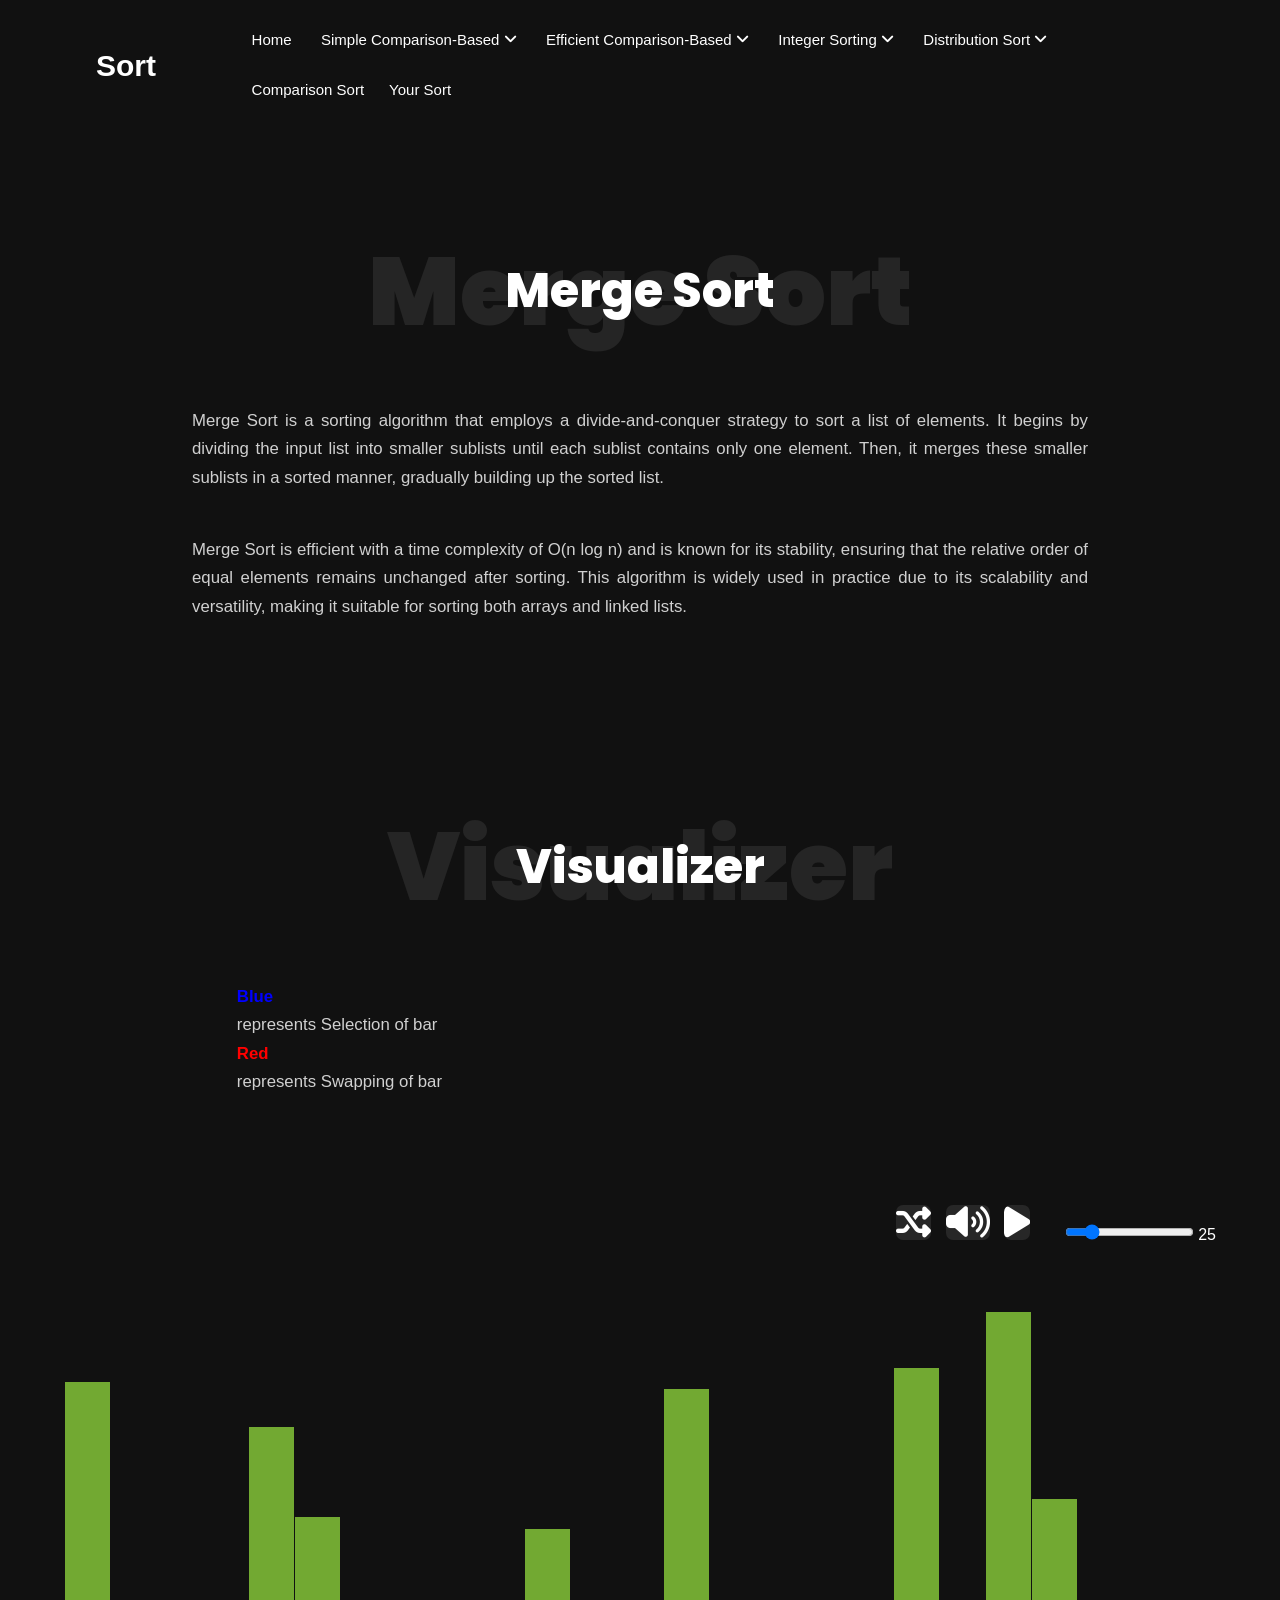
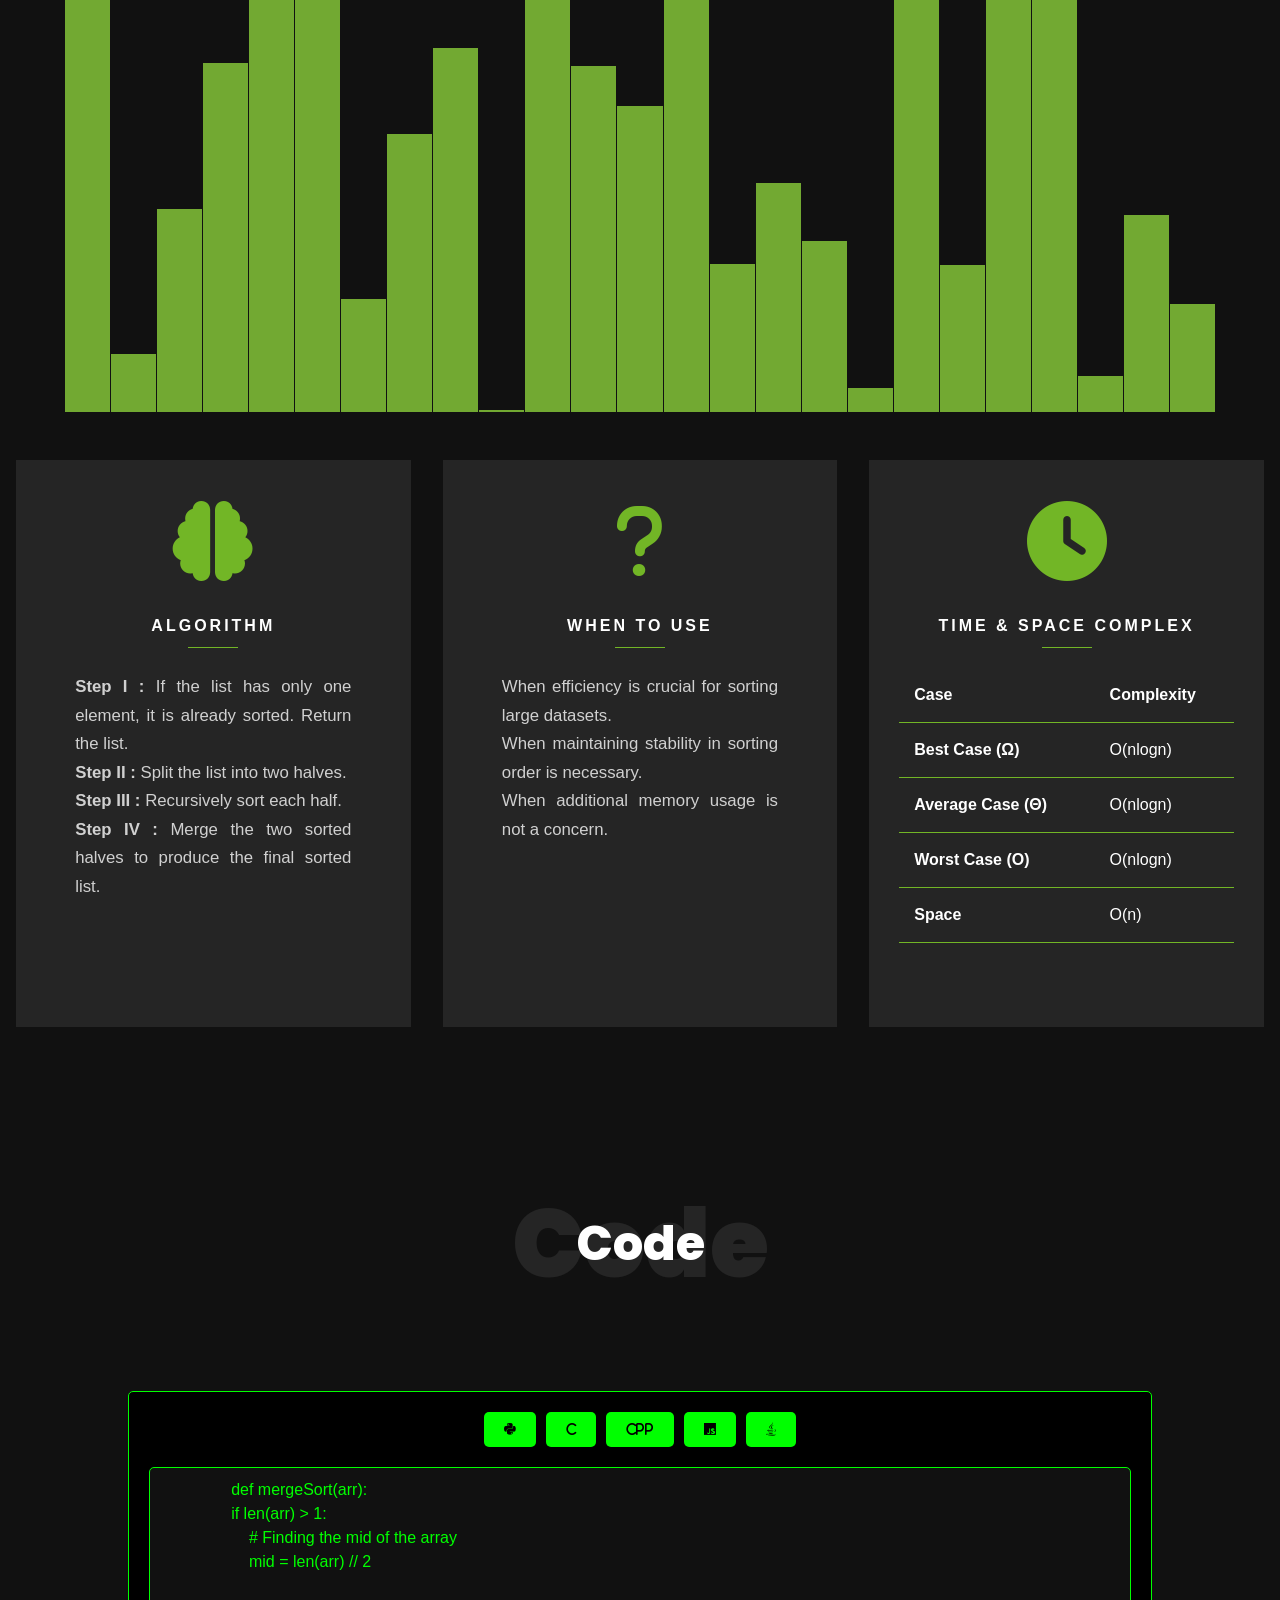
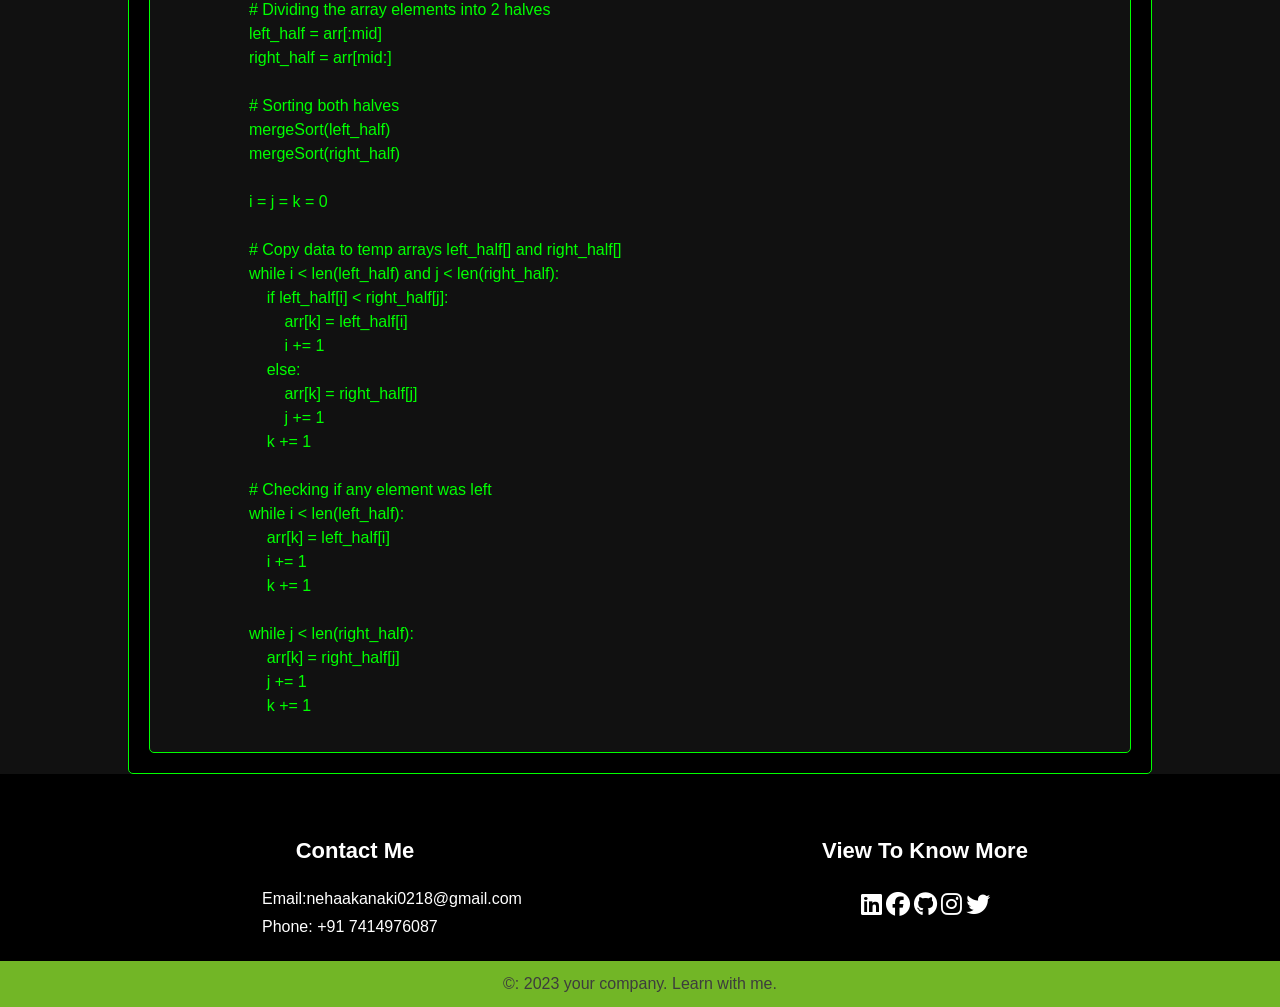
<file: merge.html>
<!DOCTYPE html>
<html lang="en">
<head>
    <meta charset="UTF-8">
    <meta name="viewport" content="width=device-width, initial-scale=1.0">
    <title>Document</title>
    <link rel="stylesheet" href="styles/font-awesome.css">
    <link rel="stylesheet" href="styles/new.css">
</head>
<body> <!-- header start -->
    <header class="header">
        <div class="container">
            <div class="row v-center">
                <div class="header-item item-left">
                    <div class="logo">
                        <a href="#">Sort</a>
                    </div>
                </div>
                <!-- menu start here -->
                <div class="header-item item-center">
                    <div class="menu-overlay">
                    </div>
                    <nav class="menu">
                        <div class="mobile-menu-head">
                            <div class="go-back"><i class="fa fa-angle-left"></i></div>
                            <div class="current-menu-title"></div>
                            <div class="mobile-menu-close">&times;</div>
                        </div>
                        <ul class="menu-main">
                            <li>
                                <a href="index.html">Home</a>
                            </li>
                            
                           <li class="menu-item-has-children">
                                <a href="#">Simple comparison-Based <i class="fas fa-angle-down"></i></a>
                                <div class="sub-menu single-column-menu">
                                    <ul>
                                        <li><a href="bubble.html">Bubble sort</a></li>
                                        <li><a href="insetion.html">Insertion sort	</a></li>
                                        <li><a href="selection.html"> Selection sort</a></li>
                                    </ul>
                                </div>
                           </li>
                           <li class="menu-item-has-children">
                                <a href="#">Efficient  comparison-Based <i class="fas fa-angle-down"></i></a>
                                <div class="sub-menu single-column-menu">
                                    <ul>
                                        <li><a href="quick.html">Quick  sort</a></li>
                                        <li><a href="merge.html">Merge  sort	</a></li>
                                        <li><a href="heap.html">Heap  sort</a></li>
                                    </ul>
                                </div>
                           </li>
                           <li class="menu-item-has-children">
                                <a href="#">Integer Sorting <i class="fas fa-angle-down"></i></a>
                                <div class="sub-menu single-column-menu">
                                    <ul>
                                        <li><a href="radix.html">Radix  sort</a></li>
                                        <li><a href="counting.html">Counting  sort	</a></li>
                                    </ul>
                                </div>
                           </li>
   
                            <li class="menu-item-has-children">
                                <a href="#">Distribution Sort <i class="fas fa-angle-down"></i></a>
                                <div class="sub-menu single-column-menu">
                                    <ul>
                                        <li><a href="bucket.html">Bucket Sort</a></li>
                                    </ul>
                                </div>
                            </li>
                            <li>
                                <a href="comparison.html">comparison Sort</a>
                            </li><li>
                                <a href="try.html">Your Sort</a>
                            </li>
                        </ul>
                    </nav>
                </div>
                <!-- menu end here -->
                <div class="header-item item-right">
                    <!-- mobile menu trigger -->
                    <div class="mobile-menu-trigger">
                        <span></span>
                    </div>
                </div>
            </div>
        </div>
    </header>
    <!-- header end -->
    <section class = "services containers">
        <div class = "service-title">
          <h2>Merge Sort</h2>
            <div>
            <h2>Merge Sort</h2>
            </div>
        </div>
        <p class="text">Merge Sort is a sorting algorithm that employs a divide-and-conquer strategy to sort a list of elements. It begins by dividing the input list into smaller sublists until each sublist contains only one element. Then, it merges these smaller sublists in a sorted manner, gradually building up the sorted list. </p>
        <p class="text">Merge Sort is efficient with a time complexity of O(n log n) and is known for its stability, ensuring that the relative order of equal elements remains unchanged after sorting. This algorithm is widely used in practice due to its scalability and versatility, making it suitable for sorting both arrays and linked lists.</p>

        <div>
            <div id="box">
                <section class = "services containers">
                    <div class = "service-title">
                      <h2>Visualizer</h2>
                        <div>
                        <h2>Visualizer</h2>
                        </div>
                    </div>
                    <p class="text" style="display: flex; flex-direction: column;">
                        <strong style="color: blue;"> Blue </strong> represents Selection of bar 
                        <strong style="color: red;"> Red </strong> represents Swapping of bar 
                    </p>
                </section>
                <div style="float: right; white-space: nowrap;">
                    <button class="sort-btns" id="shuffleBtn"><i class="fas fa-random"></i></button>
                    <button class="sort-btns" id="soundBtn"><i class="fas fa-volume-up"></i></button>
                    <button class="sort-btns" id="sortBtn"><i class="fas fa-play"></i></button>
                    <div class="slider-container">
                        <input type="range" value="25" min="10" max="100" name="slider" id="numBarsSlider">
                        <span id="numBarsValue"></span>
                    </div>
                </div>
        
                <div style="clear: both; padding-top: 20px;">
                    
                <div>
                    <div id="sort-container"></div>
                </div>        
            </div>
        </div>

        <div class = "row">
            <div class = "item">
                <span><i class="fa-solid fa-brain"></i></span>
                <h2>Algorithm</h2>
                <p class="text">
                    <strong>Step I : </strong> If the list has only one element, it is already sorted. Return the list.
                    <br>
                    <strong>Step II : </strong> Split the list into two halves.
                    <br>
                    <strong>Step III : </strong> Recursively sort each half.
                    <br>
                    <strong>Step IV : </strong> Merge the two sorted halves to produce the final sorted list.
                </p>
              </div>
      
              <div class = "item">
                <span><i class="fa-solid fa-question"></i></span>
                <h2>When To Use</h2>
                <p class="text">
                    When efficiency is crucial for sorting large datasets.
                    <br>
                    When maintaining stability in sorting order is necessary.
                    <br>
                    When additional memory usage is not a concern.
                </p>
              </div>
      
              <div class = "item">
                <span><i class = "fa-solid fa-clock"></i></span>
                <h2>Time & Space Complex</h2>
                <div class="col">
                    <div class="box-table">
                        <div class="content-box">
                            <!-- <br> -->
                            <table>
                                <tr>
                                    <th>Case</th>
                                    <th>Complexity</th>
                                </tr>
                                <tr>
                                    <th>Best Case (Ω)</th>
                                    <td>O(nlogn)</td>
                                </tr>
                                <tr>
                                    <th>Average Case (Θ) </th>
                                    <td>O(nlogn)</td>
                                </tr>
                                <tr>
                                    <th>Worst Case (O)</th>
                                    <td>O(nlogn)</td>
                                </tr>
                                <tr>
                                    <th>Space</th>
                                    <td>O(n)</td>
                                </tr>
                            </table>
                        </div>
                    </div>
                </div>
              </div>
    </section>
    <section class="services containers">
        <div class="service-title">
            <h2>Code</h2>
            <div>
            <h2>Code</h2>
            </div>
        </div>
    </section>
        <div class="code-box">
        <div class="code-cont">
          <div class="code-btn">
            <button onclick="showPythonCode()"><i class="fa-brands fa-python"></i></button>
            <button onclick="showCCode()"><i class="fas fa-c"></i></button>
            <button onclick="showCPPCode()"><i class="fas fa-C">Cpp</i></button>
            <button onclick="showJSCode()"><i class="fa-brands fa-js"></i></button>
            <button onclick="showJavaCode()"><i class="fa-brands fa-java"></i></button>
          </div>
          <div class="code-content">
            <pre class="code" id="python-code" style="display:block;">
                def mergeSort(arr):
                if len(arr) > 1:
                    # Finding the mid of the array
                    mid = len(arr) // 2

                    # Dividing the array elements into 2 halves
                    left_half = arr[:mid]
                    right_half = arr[mid:]

                    # Sorting both halves
                    mergeSort(left_half)
                    mergeSort(right_half)

                    i = j = k = 0

                    # Copy data to temp arrays left_half[] and right_half[]
                    while i < len(left_half) and j < len(right_half):
                        if left_half[i] < right_half[j]:
                            arr[k] = left_half[i]
                            i += 1
                        else:
                            arr[k] = right_half[j]
                            j += 1
                        k += 1

                    # Checking if any element was left
                    while i < len(left_half):
                        arr[k] = left_half[i]
                        i += 1
                        k += 1

                    while j < len(right_half):
                        arr[k] = right_half[j]
                        j += 1
                        k += 1
            </pre>
            <pre class="code" id="c-code" style="display:none;">
                #include <stdio.h>

                    // Merge two subarrays of arr[]
                    // First subarray is arr[l..m]
                    // Second subarray is arr[m+1..r]
                    void merge(int arr[], int l, int m, int r) {
                        int i, j, k;
                        int n1 = m - l + 1;
                        int n2 = r - m;
                    
                        // Create temporary arrays
                        int L[n1], R[n2];
                    
                        // Copy data to temporary arrays L[] and R[]
                        for (i = 0; i < n1; i++)
                            L[i] = arr[l + i];
                        for (j = 0; j < n2; j++)
                            R[j] = arr[m + 1 + j];
                    
                        // Merge the temporary arrays back into arr[l..r]
                        i = 0; // Initial index of first subarray
                        j = 0; // Initial index of second subarray
                        k = l; // Initial index of merged subarray
                        while (i < n1 && j < n2) {
                            if (L[i] <= R[j]) {
                                arr[k] = L[i];
                                i++;
                            } else {
                                arr[k] = R[j];
                                j++;
                            }
                            k++;
                        }
                    
                        // Copy the remaining elements of L[], if there are any
                        while (i < n1) {
                            arr[k] = L[i];
                            i++;
                            k++;
                        }
                    
                        // Copy the remaining elements of R[], if there are any
                        while (j < n2) {
                            arr[k] = R[j];
                            j++;
                            k++;
                        }
                    }
                    
                    // Merge sort function
                    void mergeSort(int arr[], int l, int r) {
                        if (l < r) {
                            // Same as (l+r)/2, but avoids overflow for large l and r
                            int m = l + (r - l) / 2;
                    
                            // Sort first and second halves
                            mergeSort(arr, l, m);
                            mergeSort(arr, m + 1, r);
                    
                            // Merge the sorted halves
                            merge(arr, l, m, r);
                        }
                    }
            </pre>
            <pre class="code" id="cpp-code" style="display:none;">
                #include <iostream>
                    #include <vector>
                    
                    using namespace std;
                    
                    // Merge two subarrays of arr[]
                    // First subarray is arr[l..m]
                    // Second subarray is arr[m+1..r]
                    void merge(vector<int>& arr, int l, int m, int r) {
                        int n1 = m - l + 1;
                        int n2 = r - m;
                    
                        // Create temporary arrays
                        vector<int> L(n1), R(n2);
                    
                        // Copy data to temporary arrays L[] and R[]
                        for (int i = 0; i < n1; ++i)
                            L[i] = arr[l + i];
                        for (int j = 0; j < n2; ++j)
                            R[j] = arr[m + 1 + j];
                    
                        // Merge the temporary arrays back into arr[l..r]
                        int i = 0, j = 0, k = l;
                        while (i < n1 && j < n2) {
                            if (L[i] <= R[j]) {
                                arr[k] = L[i];
                                ++i;
                            } else {
                                arr[k] = R[j];
                                ++j;
                            }
                            ++k;
                        }
                    
                        // Copy the remaining elements of L[], if there are any
                        while (i < n1) {
                            arr[k] = L[i];
                            ++i;
                            ++k;
                        }
                    
                        // Copy the remaining elements of R[], if there are any
                        while (j < n2) {
                            arr[k] = R[j];
                            ++j;
                            ++k;
                        }
                    }
                    
                    // Merge sort function
                    void mergeSort(vector<int>& arr, int l, int r) {
                        if (l < r) {
                            // Same as (l+r)/2, but avoids overflow for large l and r
                            int m = l + (r - l) / 2;
                    
                            // Sort first and second halves
                            mergeSort(arr, l, m);
                            mergeSort(arr, m + 1, r);
                    
                            // Merge the sorted halves
                            merge(arr, l, m, r);
                        }
                    } 
            </pre>
            <pre class="code" id="js-code">
                // Merge two sorted subarrays arr[l..m] and arr[m+1..r]
                function merge(arr, l, m, r) {
                    let n1 = m - l + 1;
                    let n2 = r - m;

                    // Create temporary arrays
                    let L = new Array(n1);
                    let R = new Array(n2);

                    // Copy data to temporary arrays L[] and R[]
                    for (let i = 0; i < n1; i++)
                        L[i] = arr[l + i];
                    for (let j = 0; j < n2; j++)
                        R[j] = arr[m + 1 + j];

                    // Merge the temporary arrays back into arr[l..r]
                    let i = 0, j = 0, k = l;
                    while (i < n1 && j < n2) {
                        if (L[i] <= R[j]) {
                            arr[k] = L[i];
                            i++;
                        } else {
                            arr[k] = R[j];
                            j++;
                        }
                        k++;
                    }

                    // Copy the remaining elements of L[], if there are any
                    while (i < n1) {
                        arr[k] = L[i];
                        i++;
                        k++;
                    }

                    // Copy the remaining elements of R[], if there are any
                    while (j < n2) {
                        arr[k] = R[j];
                        j++;
                        k++;
                    }
                }

                // Main function that sorts arr[l..r] using merge()
                function mergeSort(arr, l, r) {
                    if (l < r) {
                        // Same as (l+r)/2, but avoids overflow for large l and r
                        let m = Math.floor(l + (r - l) / 2);

                        // Sort first and second halves
                        mergeSort(arr, l, m);
                        mergeSort(arr, m + 1, r);

                        // Merge the sorted halves
                        merge(arr, l, m, r);
                    }
                }
            </pre>
            <pre class="code" id="java-code" style="display:none;">
                public class MergeSort {

                    // Merge two subarrays of arr[]
                    // First subarray is arr[l..m]
                    // Second subarray is arr[m+1..r]
                    void merge(int arr[], int l, int m, int r) {
                        int n1 = m - l + 1;
                        int n2 = r - m;

                        // Create temporary arrays
                        int L[] = new int[n1];
                        int R[] = new int[n2];

                        // Copy data to temporary arrays L[] and R[]
                        for (int i = 0; i < n1; ++i)
                            L[i] = arr[l + i];
                        for (int j = 0; j < n2; ++j)
                            R[j] = arr[m + 1 + j];

                        // Merge the temporary arrays back into arr[l..r]
                        int i = 0, j = 0;
                        int k = l;
                        while (i < n1 && j < n2) {
                            if (L[i] <= R[j]) {
                                arr[k] = L[i];
                                i++;
                            } else {
                                arr[k] = R[j];
                                j++;
                            }
                            k++;
                        }

                        // Copy the remaining elements of L[], if there are any
                        while (i < n1) {
                            arr[k] = L[i];
                            i++;
                            k++;
                        }

                        // Copy the remaining elements of R[], if there are any
                        while (j < n2) {
                            arr[k] = R[j];
                            j++;
                            k++;
                        }
                    }

                    // Main function that sorts arr[l..r] using merge()
                    void mergeSort(int arr[], int l, int r) {
                        if (l < r) {
                            // Same as (l+r)/2, but avoids overflow for large l and r
                            int m = (l + r) / 2;

                            // Sort first and second halves
                            mergeSort(arr, l, m);
                            mergeSort(arr, m + 1, r);

                            // Merge the sorted halves
                            merge(arr, l, m, r);
                        }
                    }
                }
            </pre>
          </div>
        </div>
        </div>
    </section>

    <footer class="footer">
        <div class="footer-container">
            <div class="footer-content">
                <h3>Contact Me</h3>
                <p>Email:nehaakanaki0218@gmail.com</p>
                <p>Phone: +91 7414976087</p>
            </div>
            <div class="footer-content">
                <h3>View To Know More</h3>
                <ul class="list">
                    <li><a href=""><i class="fab fa-linkedin"></i></a></li>
                    <li><a href=""><i class="fab fa-facebook"></i></a></li>
                    <li><a href=""><i class="fab fa-github"></i></a></li>
                    <li><a href=""><i class="fab fa-instagram"></i></a></li>
                    <li><a href=""><i class="fab fa-twitter"></i></a></li>

                </ul>
            </div>
        </div>
        <div class="footer-bar">
            <p>&copy: 2023 your company. Learn with me.</p>
        </div>
    </footer>

    <script src="script/merge.js"></script>
</body>
</html>
</file>
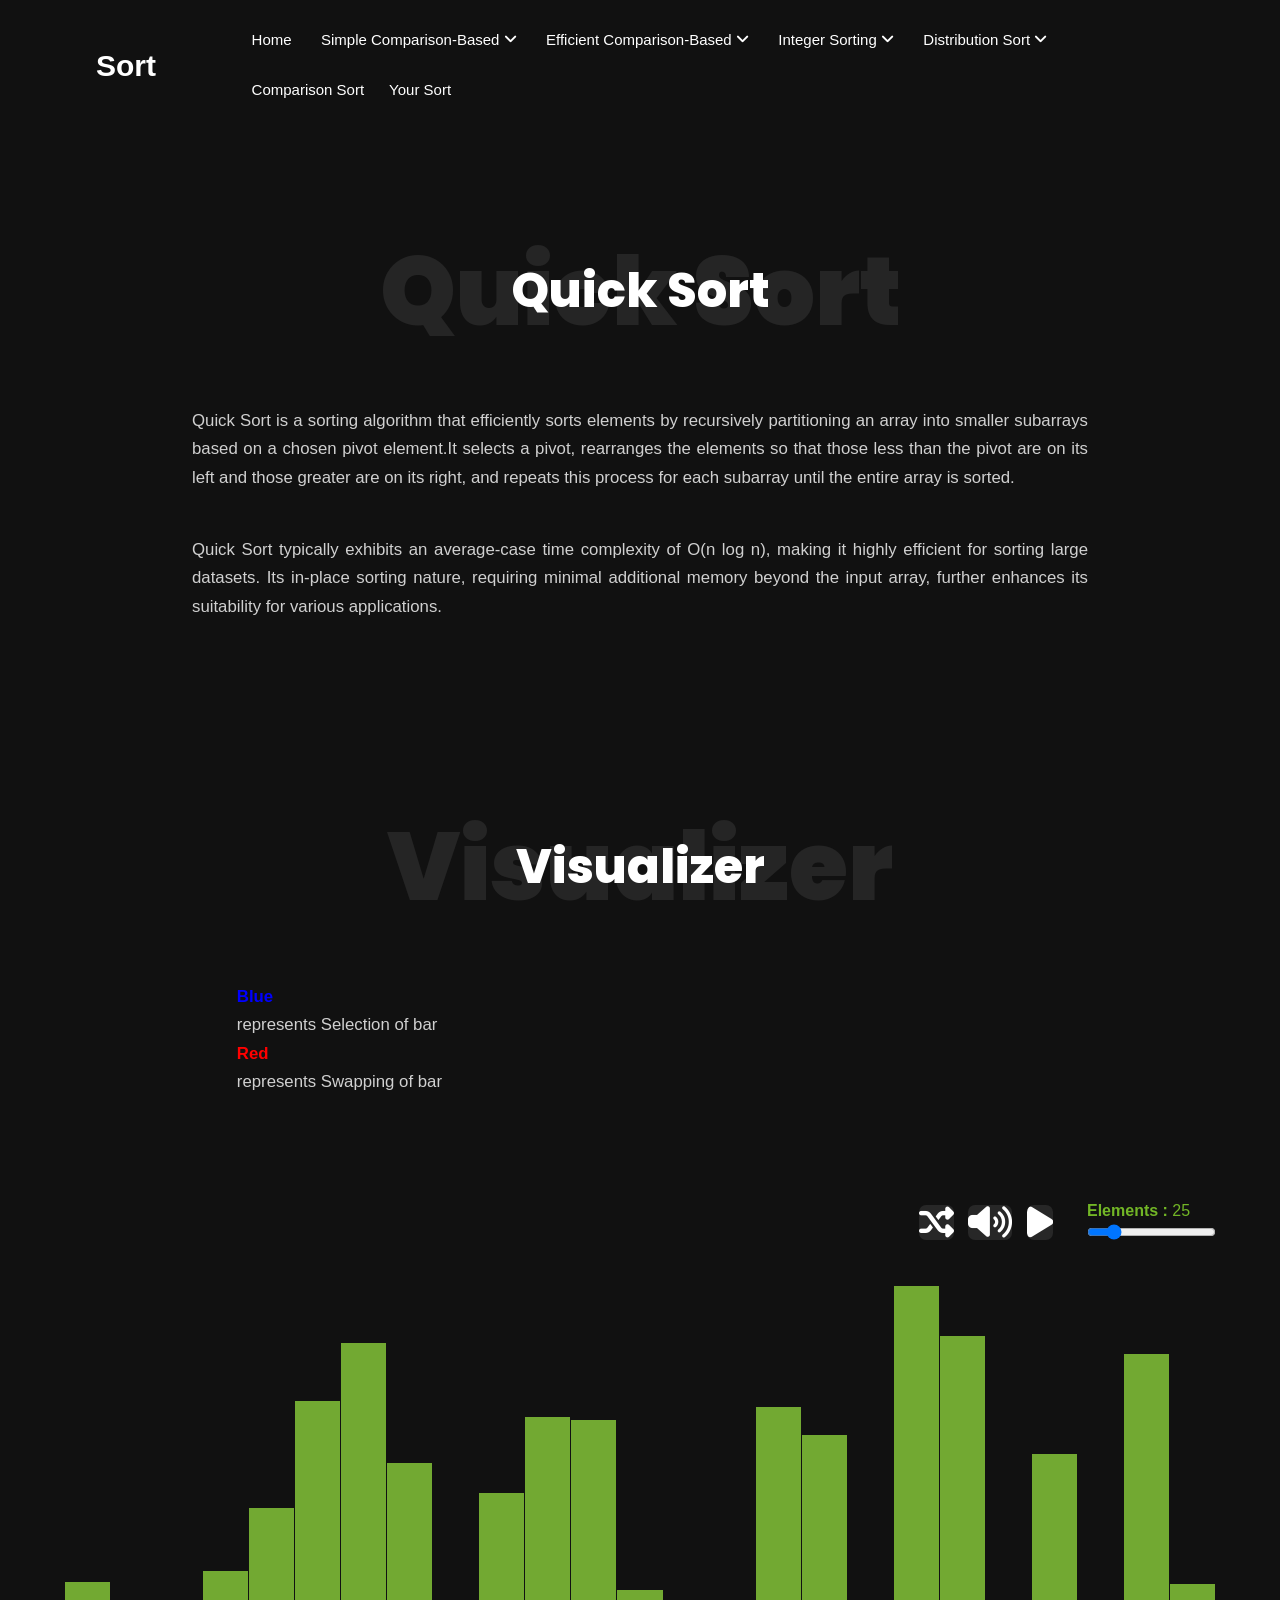
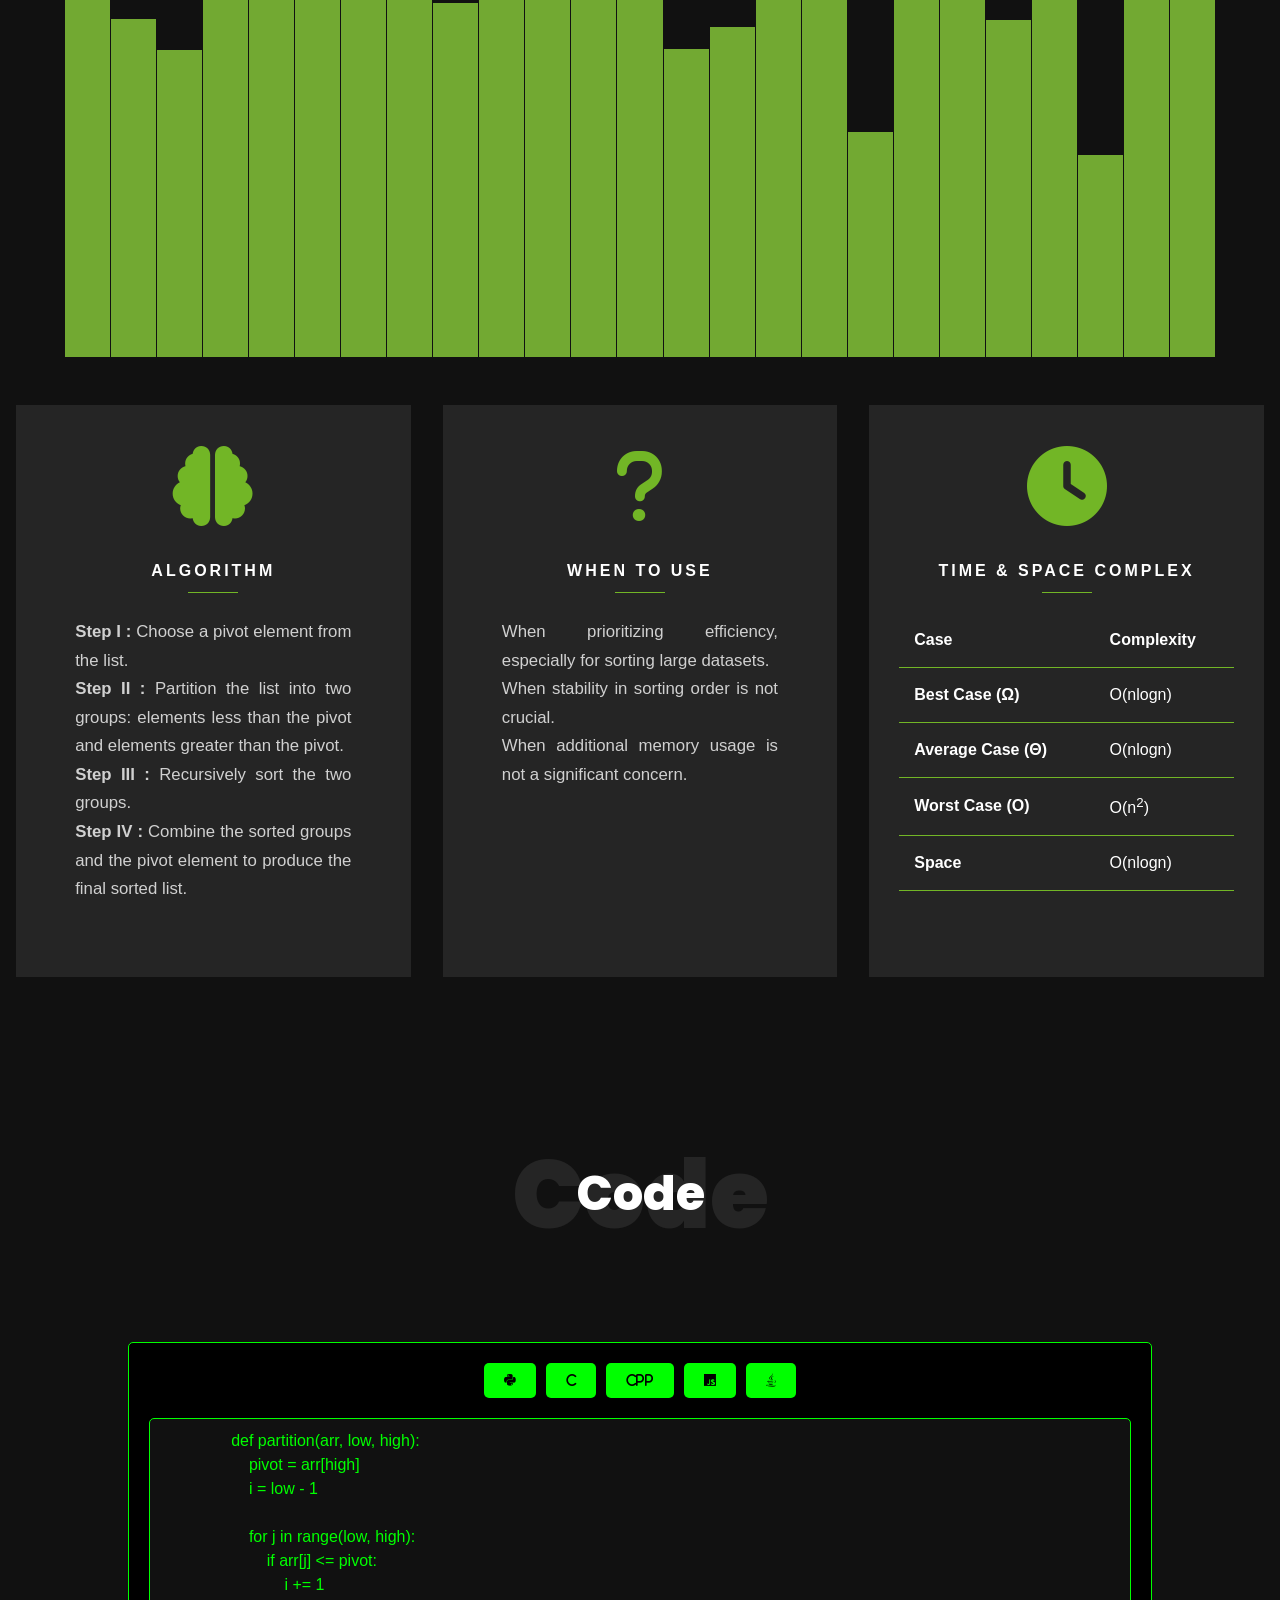
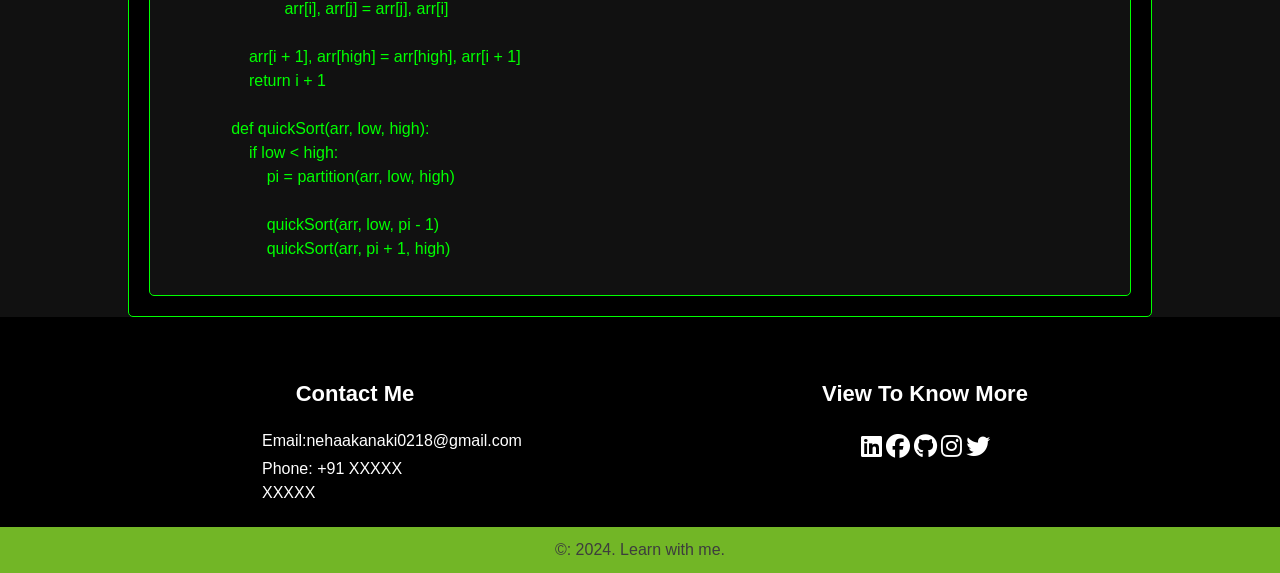
<file: quick.html>
<!DOCTYPE html>
<html lang="en">
<head>
    <meta charset="UTF-8">
    <meta name="viewport" content="width=device-width, initial-scale=1.0">
    <title>Document</title>
    <link rel="stylesheet" href="styles/font-awesome.css">
    <link rel="stylesheet" href="styles/new.css">
</head>
<body> <!-- header start -->
    <header class="header">
        <div class="container">
            <div class="row v-center">
                <div class="header-item item-left">
                    <div class="logo">
                        <a href="#">Sort</a>
                    </div>
                </div>
                <!-- menu start here -->
                <div class="header-item item-center">
                    <div class="menu-overlay">
                    </div>
                    <nav class="menu">
                        <div class="mobile-menu-head">
                            <div class="go-back"><i class="fa fa-angle-left"></i></div>
                            <div class="current-menu-title"></div>
                            <div class="mobile-menu-close">&times;</div>
                        </div>
                        <ul class="menu-main">
                            <li>
                                <a href="index.html">Home</a>
                            </li>
                            
                           <li class="menu-item-has-children">
                                <a href="#">Simple comparison-Based <i class="fas fa-angle-down"></i></a>
                                <div class="sub-menu single-column-menu">
                                    <ul>
                                        <li><a href="bubble.html">Bubble sort</a></li>
                                        <li><a href="insetion.html">Insertion sort	</a></li>
                                        <li><a href="selection.html"> Selection sort</a></li>
                                    </ul>
                                </div>
                           </li>
                           <li class="menu-item-has-children">
                                <a href="#">Efficient  comparison-Based <i class="fas fa-angle-down"></i></a>
                                <div class="sub-menu single-column-menu">
                                    <ul>
                                        <li><a href="quick.html">Quick  sort</a></li>
                                        <li><a href="merge.html">Merge  sort	</a></li>
                                        <li><a href="heap.html">Heap  sort</a></li>
                                    </ul>
                                </div>
                           </li>
                           <li class="menu-item-has-children">
                                <a href="#">Integer Sorting <i class="fas fa-angle-down"></i></a>
                                <div class="sub-menu single-column-menu">
                                    <ul>
                                        <li><a href="radix.html">Radix  sort</a></li>
                                        <li><a href="counting.html">Counting  sort	</a></li>
                                    </ul>
                                </div>
                           </li>
   
                            <li class="menu-item-has-children">
                                <a href="#">Distribution Sort <i class="fas fa-angle-down"></i></a>
                                <div class="sub-menu single-column-menu">
                                    <ul>
                                        <li><a href="bucket.html">Bucket Sort</a></li>
                                    </ul>
                                </div>
                            </li>
                            <li>
                                <a href="comparison.html">comparison Sort</a>
                            </li><li>
                                <a href="try.html">Your Sort</a>
                            </li>
                        </ul>
                    </nav>
                </div>
                <!-- menu end here -->
                <div class="header-item item-right">
                    <!-- mobile menu trigger -->
                    <div class="mobile-menu-trigger">
                        <span></span>
                    </div>
                </div>
            </div>
        </div>
    </header>
    <!-- header end -->
    <section class = "services containers">
        <div class = "service-title">
          <h2>quick Sort</h2>
            <div>
            <h2>quick Sort</h2>
            </div>
        </div>
        <p class="text">Quick Sort is a sorting algorithm that efficiently sorts elements by recursively partitioning an array into smaller subarrays based on a chosen pivot element.It selects a pivot, rearranges the elements so that those less than the pivot are on its left and those greater are on its right, and repeats this process for each subarray until the entire array is sorted. </p>
        <p class="text">Quick Sort typically exhibits an average-case time complexity of O(n log n), making it highly efficient for sorting large datasets. Its in-place sorting nature, requiring minimal additional memory beyond the input array, further enhances its suitability for various applications.</p>
        
        <div>
            <div id="box">
                <section class = "services containers">
                    <div class = "service-title">
                      <h2>Visualizer</h2>
                        <div>
                        <h2>Visualizer</h2>
                        </div>
                    </div>
                    <p class="text" style="display: flex; flex-direction: column;">
                        <strong style="color: blue;"> Blue </strong> represents Selection of bar 
                        <strong style="color: red;"> Red </strong> represents Swapping of bar 
                    </p>
                </section>
                <div style="float: right; white-space: nowrap;">
                    <button class="sort-btns" id="shuffleBtn"><i class="fas fa-random"></i></button>
                    <button class="sort-btns" id="soundBtn"><i class="fas fa-volume-up"></i></button>
                    <button class="sort-btns" id="sortBtn"><i class="fas fa-play"></i></button>
                    <div class="slider-container">
                        <div style="color: #72b626;"><strong>Elements : </strong><span id="numBarsValue"></span></div>
                        <input type="range" value="25" min="10" max="100" name="slider" id="numBarsSlider">
                    </div>
                </div>
                                    
                <div>
                    <div id="sort-container"></div>
                </div>        
            </div>
        </div>

        <div class = "row">
            <div class = "item">
                <span><i class="fa-solid fa-brain"></i></span>
                <h2>Algorithm</h2>
                <p class="text">
                    <strong>Step I : </strong> Choose a pivot element from the list.
                    <br>
                    <strong>Step II : </strong> Partition the list into two groups: elements less than the pivot and elements greater than the pivot.
                    <br>
                    <strong>Step III : </strong> Recursively sort the two groups.
                    <br>
                    <strong>Step IV : </strong> Combine the sorted groups and the pivot element to produce the final sorted list.
                </p>
              </div>
      
              <div class = "item">
                <span><i class="fa-solid fa-question"></i></span>
                <h2>When To Use</h2>
                <p class="text">
                    When prioritizing efficiency, especially for sorting large datasets.
                    <br>
                    When stability in sorting order is not crucial.
                    <br>
                    When additional memory usage is not a significant concern.
                </p>
              </div>
      
              <div class = "item">
                <span><i class = "fa-solid fa-clock"></i></span>
                <h2>Time & Space Complex</h2>
                <div class="col">
                    <div class="box-table">
                        <div class="content-box">
                            <!-- <br> -->
                            <table>
                                <tr>
                                    <th>Case</th>
                                    <th>Complexity</th>
                                </tr>
                                <tr>
                                    <th>Best Case (Ω)</th>
                                    <td>O(nlogn)</td>
                                </tr>
                                <tr>
                                    <th>Average Case (Θ) </th>
                                    <td>O(nlogn)</td>
                                </tr>
                                <tr>
                                    <th>Worst Case (O)</th>
                                    <td>O(n<sup>2</sup>)</td>
                                </tr>
                                <tr>
                                    <th>Space</th>
                                    <td>O(nlogn)</td>
                                </tr>
                            </table>
                        </div>
                    </div>
                </div>
              </div>
    </section>
    <section class="services containers">
        <div class="service-title">
            <h2>Code</h2>
            <div>
            <h2>Code</h2>
            </div>
        </div>
    </section>
        <div class="code-box">
        <div class="code-cont">
          <div class="code-btn">
            <button onclick="showPythonCode()"><i class="fa-brands fa-python"></i></button>
            <button onclick="showCCode()"><i class="fas fa-c"></i></button>
            <button onclick="showCPPCode()"><i class="fas fa-C">Cpp</i></button>
            <button onclick="showJSCode()"><i class="fa-brands fa-js"></i></button>
            <button onclick="showJavaCode()"><i class="fa-brands fa-java"></i></button>
          </div>
          <div class="code-content">
            <pre class="code" id="python-code" style="display:block;">
                def partition(arr, low, high):
                    pivot = arr[high]
                    i = low - 1

                    for j in range(low, high):
                        if arr[j] <= pivot:
                            i += 1
                            arr[i], arr[j] = arr[j], arr[i]

                    arr[i + 1], arr[high] = arr[high], arr[i + 1]
                    return i + 1

                def quickSort(arr, low, high):
                    if low < high:
                        pi = partition(arr, low, high)

                        quickSort(arr, low, pi - 1)
                        quickSort(arr, pi + 1, high)
            </pre>
            <pre class="code" id="c-code" style="display:none;">
                    // Function to swap two elements
                    void swap(int* a, int* b) {
                        int temp = *a;
                        *a = *b;
                        *b = temp;
                    }
                    
                    // Function to partition the array and return the pivot index
                    int partition(int arr[], int low, int high) {
                        int pivot = arr[high];  // Choose the last element as pivot
                        int i = low - 1;  // Index of the smaller element
                    
                        for (int j = low; j < high; j++) {
                            // If current element is smaller than or equal to pivot
                            if (arr[j] <= pivot) {
                                i++;  // Increment index of smaller element
                                swap(&arr[i], &arr[j]);
                            }
                        }
                        swap(&arr[i + 1], &arr[high]);
                        return i + 1;
                    }
                    
                    // Function to implement Quick Sort
                    void quickSort(int arr[], int low, int high) {
                        if (low < high) {
                            // pi is partitioning index, arr[pi] is now at right place
                            int pi = partition(arr, low, high);
                    
                            // Separately sort elements before and after partition
                            quickSort(arr, low, pi - 1);
                            quickSort(arr, pi + 1, high);
                        }
                    }
            </pre>
            <pre class="code" id="cpp-code" style="display:none;">
                    using namespace std;
                    
                    // Function to swap two elements
                    void swap(int& a, int& b) {
                        int temp = a;
                        a = b;
                        b = temp;
                    }
                    
                    // Function to partition the array and return the pivot index
                    int partition(vector<int>& arr, int low, int high) {
                        int pivot = arr[high]; // Choose the last element as pivot
                        int i = low - 1; // Index of the smaller element
                    
                        for (int j = low; j < high; j++) {
                            // If current element is smaller than or equal to pivot
                            if (arr[j] <= pivot) {
                                i++; // Increment index of smaller element
                                swap(arr[i], arr[j]);
                            }
                        }
                        swap(arr[i + 1], arr[high]);
                        return i + 1;
                    }
                    
                    // Function to implement Quick Sort
                    void quickSort(vector<int>& arr, int low, int high) {
                        if (low < high) {
                            // pi is partitioning index, arr[pi] is now at right place
                            int pi = partition(arr, low, high);
                    
                            // Separately sort elements before and after partition
                            quickSort(arr, low, pi - 1);
                            quickSort(arr, pi + 1, high);
                        }
                    }
            </pre>
            <pre class="code" id="js-code">
                // Function to swap two elements
                function swap(arr, i, j) {
                    const temp = arr[i];
                    arr[i] = arr[j];
                    arr[j] = temp;
                }

                // Function to partition the array and return the pivot index
                function partition(arr, low, high) {
                    const pivot = arr[high]; // Choose the last element as pivot
                    let i = low - 1; // Index of the smaller element

                    for (let j = low; j < high; j++) {
                        // If current element is smaller than or equal to pivot
                        if (arr[j] <= pivot) {
                            i++; // Increment index of smaller element
                            swap(arr, i, j);
                        }
                    }
                    swap(arr, i + 1, high);
                    return i + 1;
                }

                // Function to implement Quick Sort
                function quickSort(arr, low, high) {
                    if (low < high) {
                        // pi is partitioning index, arr[pi] is now at right place
                        const pi = partition(arr, low, high);

                        // Separately sort elements before and after partition
                        quickSort(arr, low, pi - 1);
                        quickSort(arr, pi + 1, high);
                    }
                }
            </pre>
            <pre class="code" id="java-code" style="display:none;">
                public class QuickSort {

                    // Function to swap two elements
                    static void swap(int[] arr, int i, int j) {
                        int temp = arr[i];
                        arr[i] = arr[j];
                        arr[j] = temp;
                    }

                    // Function to partition the array and return the pivot index
                    static int partition(int[] arr, int low, int high) {
                        int pivot = arr[high]; // Choose the last element as pivot
                        int i = low - 1; // Index of the smaller element

                        for (int j = low; j < high; j++) {
                            // If current element is smaller than or equal to pivot
                            if (arr[j] <= pivot) {
                                i++; // Increment index of smaller element
                                swap(arr, i, j);
                            }
                        }
                        swap(arr, i + 1, high);
                        return i + 1;
                    }

                    // Function to implement Quick Sort
                    static void quickSort(int[] arr, int low, int high) {
                        if (low < high) {
                            // pi is partitioning index, arr[pi] is now at right place
                            int pi = partition(arr, low, high);

                            // Separately sort elements before and after partition
                            quickSort(arr, low, pi - 1);
                            quickSort(arr, pi + 1, high);
                        }
                    }
                }
            </pre>
          </div>
        </div>
        </div>
    </section>

    <footer class="footer">
        <div class="footer-container">
            <div class="footer-content">
                <h3>Contact Me</h3>
                <p>Email:nehaakanaki0218@gmail.com</p>
                <p>Phone: +91 XXXXX XXXXX</p>
            </div>
            <div class="footer-content">
                <h3>View To Know More</h3>
                <ul class="list">
                    <li><a href=""><i class="fab fa-linkedin"></i></a></li>
                    <li><a href=""><i class="fab fa-facebook"></i></a></li>
                    <li><a href=""><i class="fab fa-github"></i></a></li>
                    <li><a href=""><i class="fab fa-instagram"></i></a></li>
                    <li><a href=""><i class="fab fa-twitter"></i></a></li>

                </ul>
            </div>
        </div>
        <div class="footer-bar">
            <p>&copy: 2024. Learn with me.</p>
        </div>
    </footer>

    <script src="script/quick.js"></script>
</body>
</html>
</file>
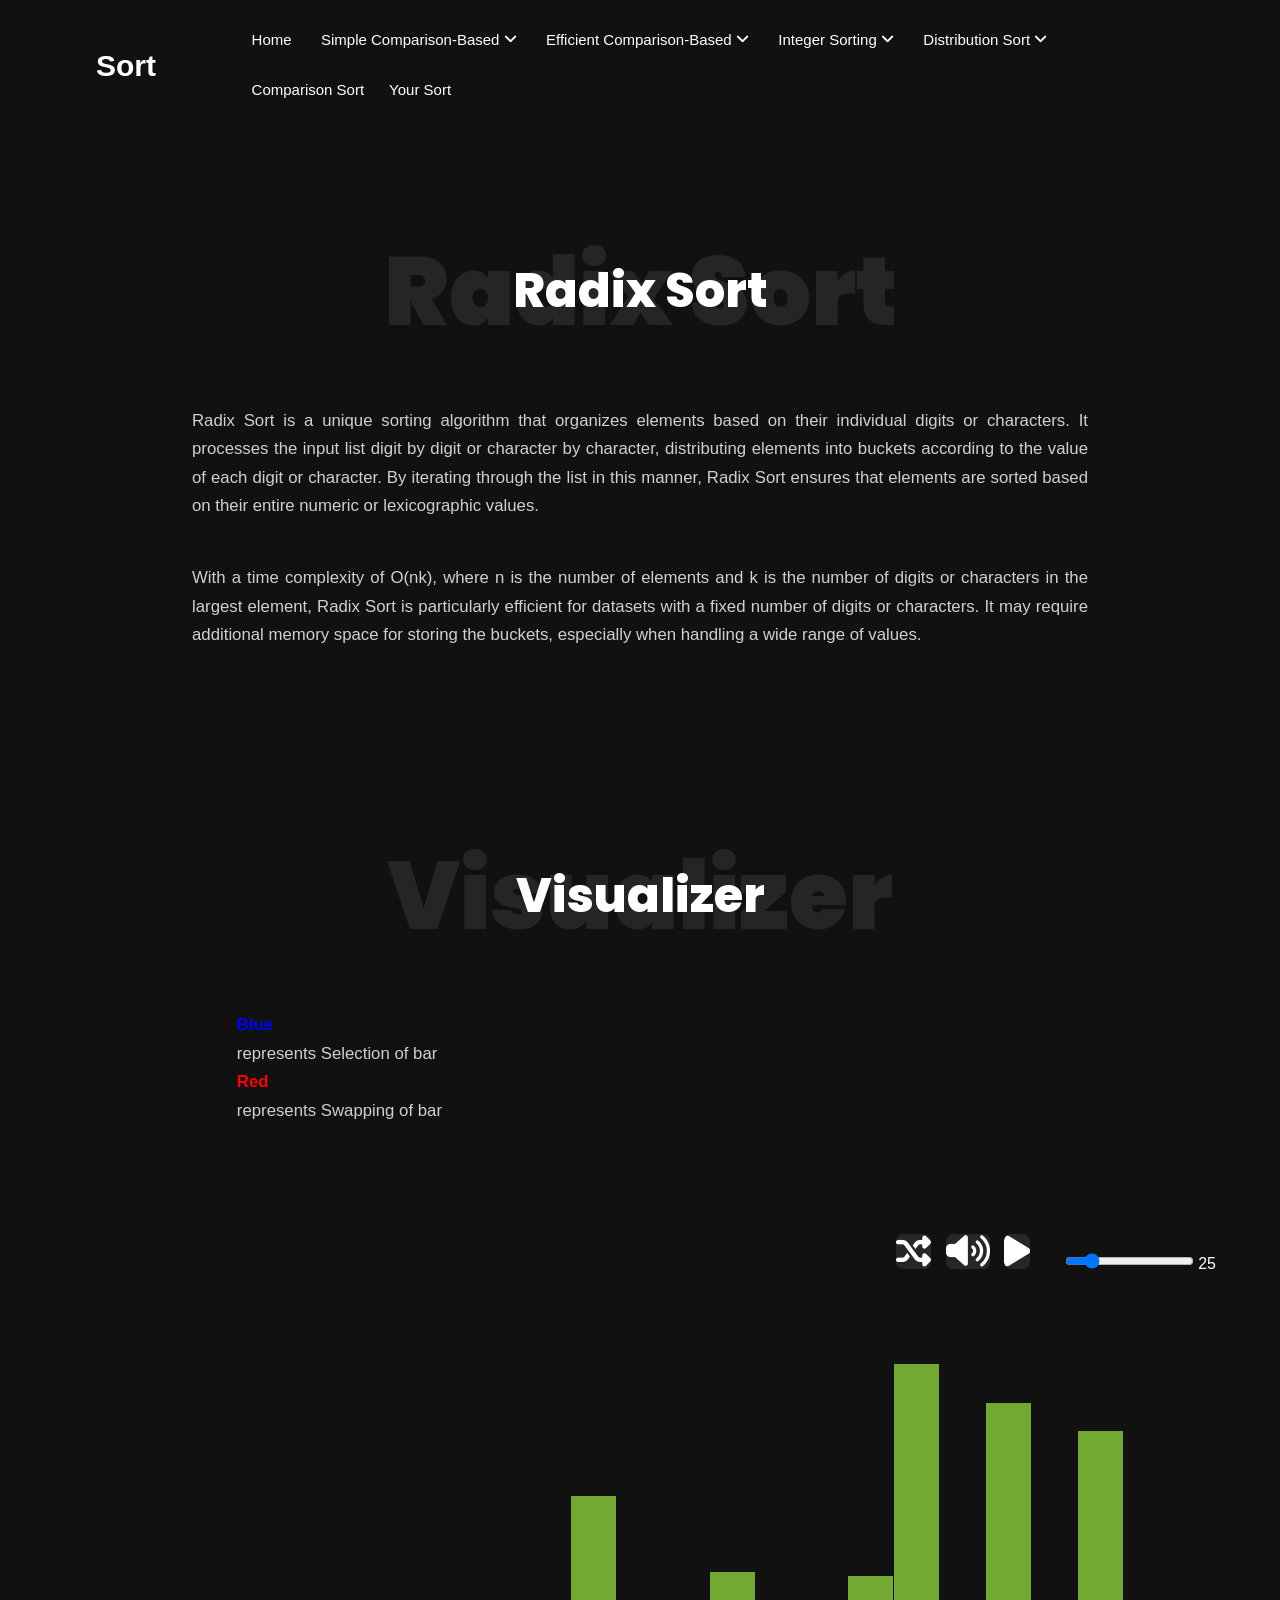
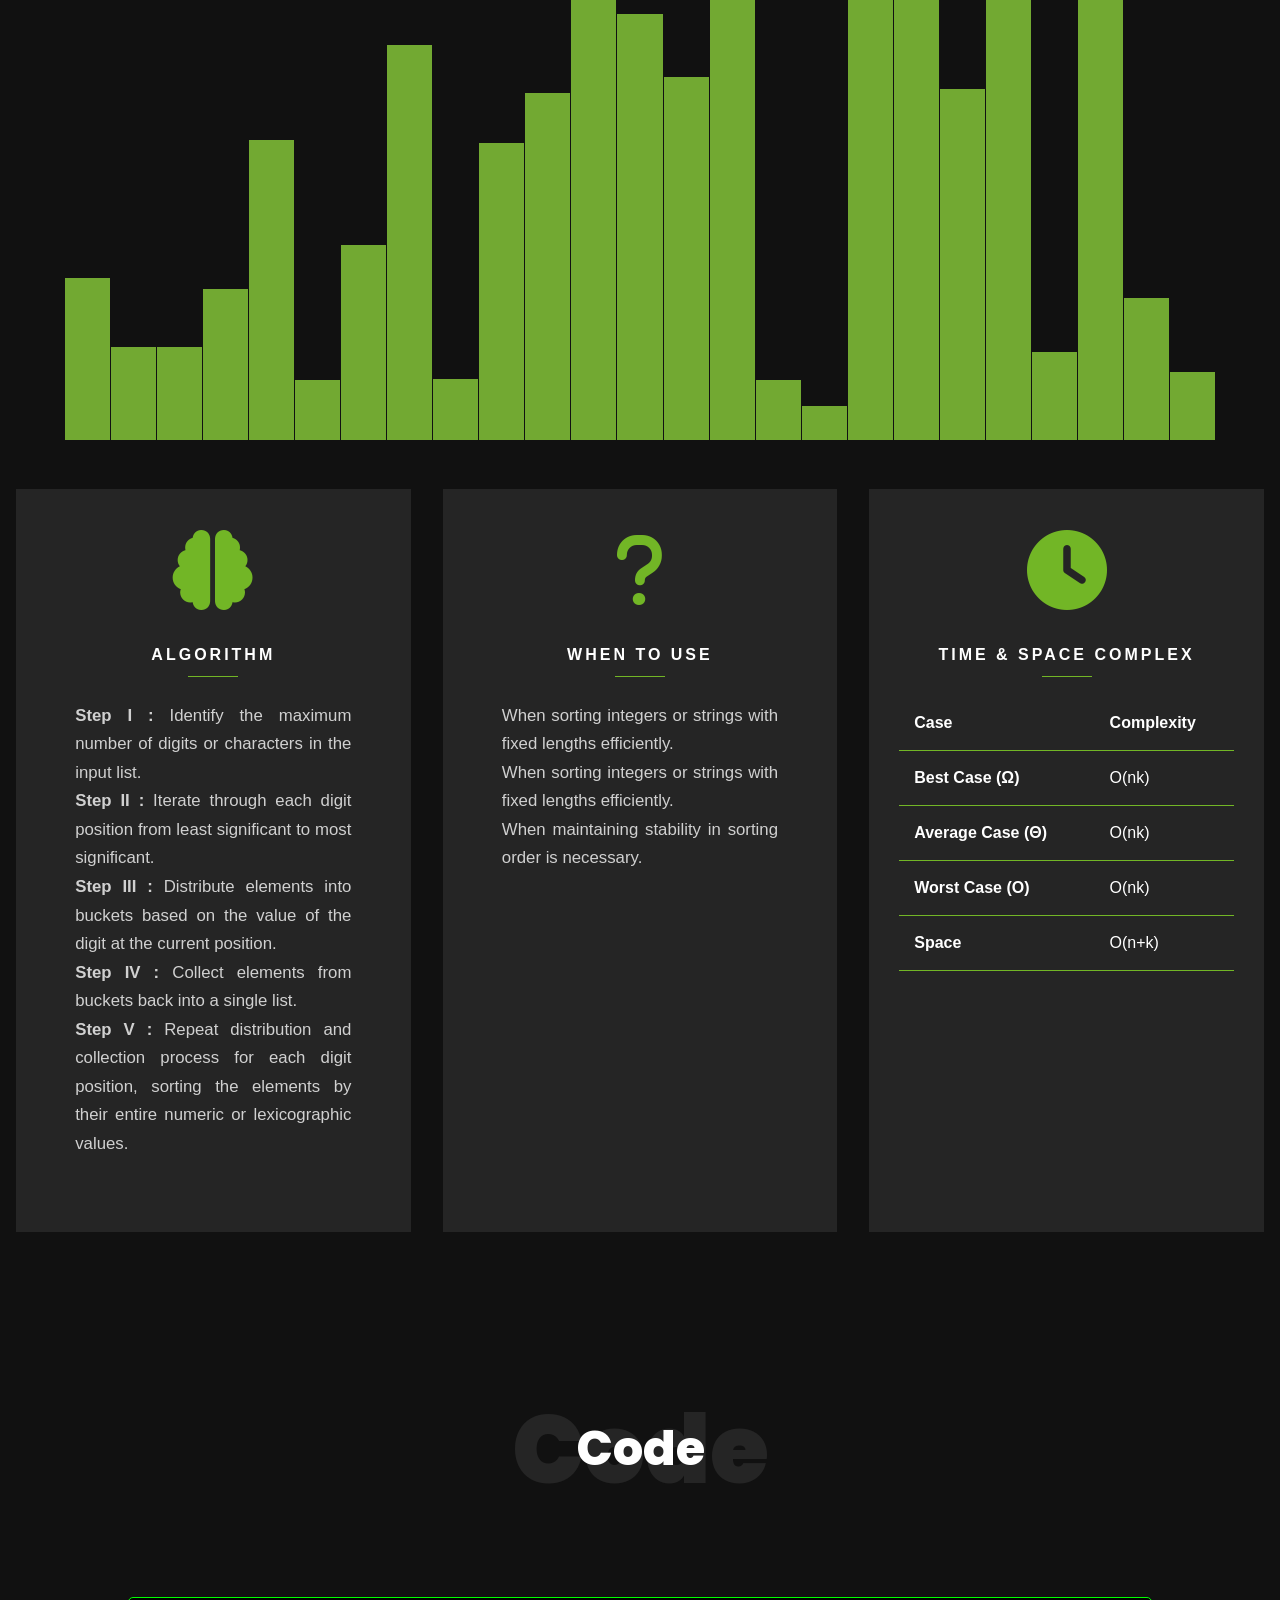
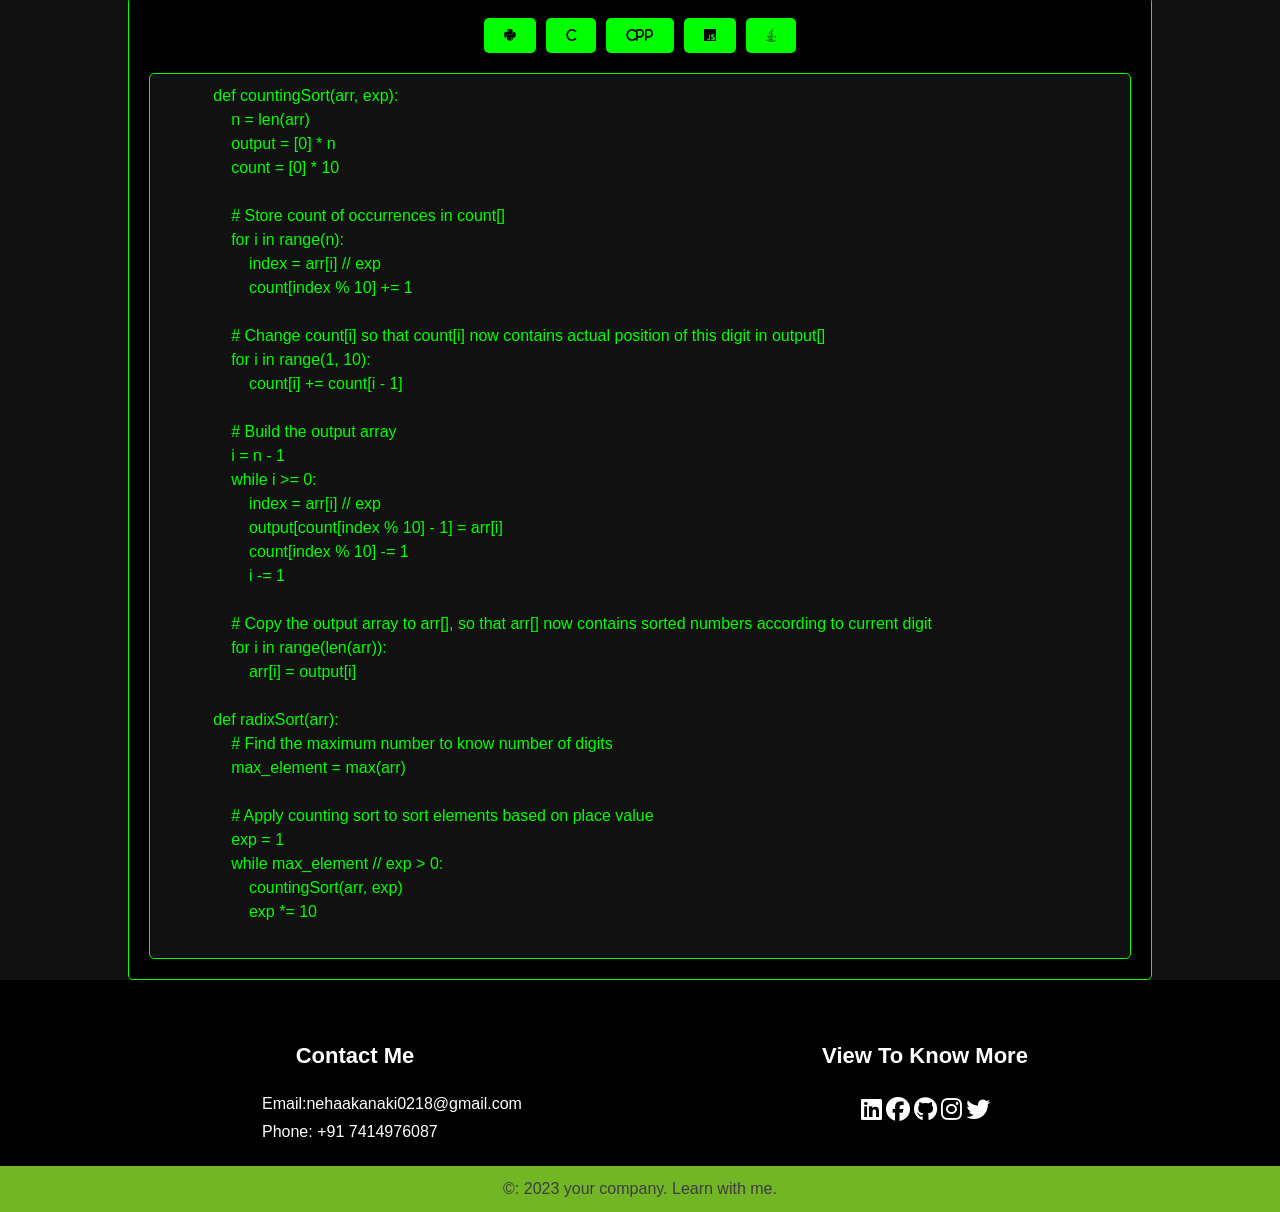
<file: radix.html>
<!DOCTYPE html>
<html lang="en">
<head>
    <meta charset="UTF-8">
    <meta name="viewport" content="width=device-width, initial-scale=1.0">
    <title>Document</title>
    <link rel="stylesheet" href="styles/font-awesome.css">
    <link rel="stylesheet" href="styles/new.css">
</head>
<body> <!-- header start -->
    <header class="header">
        <div class="container">
            <div class="row v-center">
                <div class="header-item item-left">
                    <div class="logo">
                        <a href="#">Sort</a>
                    </div>
                </div>
                <!-- menu start here -->
                <div class="header-item item-center">
                    <div class="menu-overlay">
                    </div>
                    <nav class="menu">
                        <div class="mobile-menu-head">
                            <div class="go-back"><i class="fa fa-angle-left"></i></div>
                            <div class="current-menu-title"></div>
                            <div class="mobile-menu-close">&times;</div>
                        </div>
                        <ul class="menu-main">
                            <li>
                                <a href="index.html">Home</a>
                            </li>
                            
                           <li class="menu-item-has-children">
                                <a href="#">Simple comparison-Based <i class="fas fa-angle-down"></i></a>
                                <div class="sub-menu single-column-menu">
                                    <ul>
                                        <li><a href="bubble.html">Bubble sort</a></li>
                                        <li><a href="insetion.html">Insertion sort	</a></li>
                                        <li><a href="selection.html"> Selection sort</a></li>
                                    </ul>
                                </div>
                           </li>
                           <li class="menu-item-has-children">
                                <a href="#">Efficient  comparison-Based <i class="fas fa-angle-down"></i></a>
                                <div class="sub-menu single-column-menu">
                                    <ul>
                                        <li><a href="quick.html">Quick  sort</a></li>
                                        <li><a href="merge.html">Merge  sort	</a></li>
                                        <li><a href="heap.html">Heap  sort</a></li>
                                    </ul>
                                </div>
                           </li>
                           <li class="menu-item-has-children">
                                <a href="#">Integer Sorting <i class="fas fa-angle-down"></i></a>
                                <div class="sub-menu single-column-menu">
                                    <ul>
                                        <li><a href="radix.html">Radix  sort</a></li>
                                        <li><a href="counting.html">Counting  sort	</a></li>
                                    </ul>
                                </div>
                           </li>
   
                            <li class="menu-item-has-children">
                                <a href="#">Distribution Sort <i class="fas fa-angle-down"></i></a>
                                <div class="sub-menu single-column-menu">
                                    <ul>
                                        <li><a href="bucket.html">Bucket Sort</a></li>
                                    </ul>
                                </div>
                            </li>
                            <li>
                                <a href="comparison.html">comparison Sort</a>
                            </li><li>
                                <a href="try.html">Your Sort</a>
                            </li>
                        </ul>
                    </nav>
                </div>
                <!-- menu end here -->
                <div class="header-item item-right">
                    <!-- mobile menu trigger -->
                    <div class="mobile-menu-trigger">
                        <span></span>
                    </div>
                </div>
            </div>
        </div>
    </header>
    <!-- header end -->
    <section class = "services containers">
        <div class = "service-title">
          <h2>radix Sort</h2>
            <div>
            <h2>radix Sort</h2>
            </div>
        </div>
        <p class="text">Radix Sort is a unique sorting algorithm that organizes elements based on their individual digits or characters. It processes the input list digit by digit or character by character, distributing elements into buckets according to the value of each digit or character. By iterating through the list in this manner, Radix Sort ensures that elements are sorted based on their entire numeric or lexicographic values. </p>
        <p class="text">With a time complexity of O(nk), where n is the number of elements and k is the number of digits or characters in the largest element, Radix Sort is particularly efficient for datasets with a fixed number of digits or characters. It may require additional memory space for storing the buckets, especially when handling a wide range of values.</p>
       
        <div>
            <div id="box">
                <section class = "services containers">
                    <div class = "service-title">
                      <h2>Visualizer</h2>
                        <div>
                        <h2>Visualizer</h2>
                        </div>
                    </div>
                    <p class="text" style="display: flex; flex-direction: column;">
                        <strong style="color: blue;"> Blue </strong> represents Selection of bar 
                        <strong style="color: red;"> Red </strong> represents Swapping of bar 
                    </p>
                </section>
                <div style="float: right; white-space: nowrap;">
                    <button class="sort-btns" id="shuffleBtn"><i class="fas fa-random"></i></button>
                    <button class="sort-btns" id="soundBtn"><i class="fas fa-volume-up"></i></button>
                    <button class="sort-btns" id="sortBtn"><i class="fas fa-play"></i></button>
                    <div class="slider-container">
                        <input type="range" value="25" min="10" max="100" name="slider" id="numBarsSlider">
                        <span id="numBarsValue"></span>
                    </div>
                </div>
        
                <div style="clear: both; padding-top: 20px;">
                    
                <div>
                    <div id="sort-container"></div>
                </div>        
            </div>
        </div>

        <div class = "row">
            <div class = "item">
                <span><i class="fa-solid fa-brain"></i></span>
                <h2>Algorithm</h2>
                <p class="text">
                    <strong>Step I : </strong> Identify the maximum number of digits or characters in the input list.
                    <br>
                    <strong>Step II : </strong> Iterate through each digit position from least significant to most significant.
                    <br>
                    <strong>Step III : </strong> Distribute elements into buckets based on the value of the digit at the current position.
                    <br>
                    <strong>Step IV : </strong> Collect elements from buckets back into a single list.
                    <br>
                    <strong>Step V : </strong> Repeat distribution and collection process for each digit position, sorting the elements by their entire numeric or lexicographic values.
                </p>
              </div>
      
              <div class = "item">
                <span><i class="fa-solid fa-question"></i></span>
                <h2>When To Use</h2>
                <p class="text">
                    When sorting integers or strings with fixed lengths efficiently.
                    <br>
                    When sorting integers or strings with fixed lengths efficiently.
                    <br>
                    When maintaining stability in sorting order is necessary.
                </p>
                <!-- <p class="text"></p> -->
              </div>
      
              <div class = "item">
                <span><i class = "fa-solid fa-clock"></i></span>
                <h2>Time & Space Complex</h2>
                <div class="col">
                    <div class="box-table">
                        <div class="content-box">
                            <!-- <br> -->
                            <table>
                                <tr>
                                    <th>Case</th>
                                    <th>Complexity</th>
                                </tr>
                                <tr>
                                    <th>Best Case (Ω)</th>
                                    <td>O(nk)</td>
                                </tr>
                                <tr>
                                    <th>Average Case (Θ) </th>
                                    <td>O(nk)</td>
                                </tr>
                                <tr>
                                    <th>Worst Case (O)</th>
                                    <td>O(nk)</td>
                                </tr>
                                <tr>
                                    <th>Space</th>
                                    <td>O(n+k)</td>
                                </tr>
                            </table>
                        </div>
                    </div>
                </div>
              </div>
    </section>
    <section class="services containers">
        <div class="service-title">
            <h2>Code</h2>
            <div>
            <h2>Code</h2>
            </div>
        </div>
    </section>
        <div class="code-box">
        <div class="code-cont">
          <div class="code-btn">
            <button onclick="showPythonCode()"><i class="fa-brands fa-python"></i></button>
            <button onclick="showCCode()"><i class="fas fa-c"></i></button>
            <button onclick="showCPPCode()"><i class="fas fa-C">Cpp</i></button>
            <button onclick="showJSCode()"><i class="fa-brands fa-js"></i></button>
            <button onclick="showJavaCode()"><i class="fa-brands fa-java"></i></button>
          </div>
          <div class="code-content">
            <pre class="code" id="python-code" style="display:block;">
            def countingSort(arr, exp):
                n = len(arr)
                output = [0] * n
                count = [0] * 10

                # Store count of occurrences in count[]
                for i in range(n):
                    index = arr[i] // exp
                    count[index % 10] += 1

                # Change count[i] so that count[i] now contains actual position of this digit in output[]
                for i in range(1, 10):
                    count[i] += count[i - 1]

                # Build the output array
                i = n - 1
                while i >= 0:
                    index = arr[i] // exp
                    output[count[index % 10] - 1] = arr[i]
                    count[index % 10] -= 1
                    i -= 1

                # Copy the output array to arr[], so that arr[] now contains sorted numbers according to current digit
                for i in range(len(arr)):
                    arr[i] = output[i]

            def radixSort(arr):
                # Find the maximum number to know number of digits
                max_element = max(arr)

                # Apply counting sort to sort elements based on place value
                exp = 1
                while max_element // exp > 0:
                    countingSort(arr, exp)
                    exp *= 10
            </pre>
            <pre class="code" id="c-code" style="display:none;">
                    // Function to get the maximum value in arr[]
                    int getMax(int arr[], int n) {
                        int max = arr[0];
                        for (int i = 1; i < n; i++)
                            if (arr[i] > max)
                                max = arr[i];
                        return max;
                    }
                    
                    // Function to count sort arr[] based on digit represented by exp
                    void countSort(int arr[], int n, int exp) {
                        int output[n];
                        int count[10] = {0};
                    
                        // Store count of occurrences in count[]
                        for (int i = 0; i < n; i++)
                            count[(arr[i] / exp) % 10]++;
                    
                        // Change count[i] so that count[i] contains actual position of this digit in output[]
                        for (int i = 1; i < 10; i++)
                            count[i] += count[i - 1];
                    
                        // Build the output array
                        for (int i = n - 1; i >= 0; i--) {
                            output[count[(arr[i] / exp) % 10] - 1] = arr[i];
                            count[(arr[i] / exp) % 10]--;
                        }
                    
                        // Copy the output array to arr[], so that arr[] now contains sorted numbers according to current digit
                        for (int i = 0; i < n; i++)
                            arr[i] = output[i];
                    }
                    
                    // Radix Sort function
                    void radixSort(int arr[], int n) {
                        // Find the maximum number to know number of digits
                        int max = getMax(arr, n);
                    
                        // Do counting sort for every digit. Instead of passing digit number, exp is passed.
                        // exp is 10^i where i is the current digit number
                        for (int exp = 1; max / exp > 0; exp *= 10)
                            countSort(arr, n, exp);
                    }               
            </pre>
            <pre class="code" id="cpp-code" style="display:none;">     
                    using namespace std;
                    
                    // Function to count sort arr[] based on digit represented by exp
                    void countSort(vector<int>& arr, int exp) {
                        int n = arr.size();
                        vector<int> output(n);
                        vector<int> count(10, 0);
                    
                        // Store count of occurrences in count[]
                        for (int i = 0; i < n; i++)
                            count[(arr[i] / exp) % 10]++;
                    
                        // Change count[i] so that count[i] contains actual position of this digit in output[]
                        for (int i = 1; i < 10; i++)
                            count[i] += count[i - 1];
                    
                        // Build the output array
                        for (int i = n - 1; i >= 0; i--) {
                            output[count[(arr[i] / exp) % 10] - 1] = arr[i];
                            count[(arr[i] / exp) % 10]--;
                        }
                    
                        // Copy the output array to arr[], so that arr[] now contains sorted numbers according to current digit
                        for (int i = 0; i < n; i++)
                            arr[i] = output[i];
                    }
                    
                    // Radix Sort function
                    void radixSort(vector<int>& arr) {
                        // Find the maximum number to know number of digits
                        int max = *max_element(arr.begin(), arr.end());
                    
                        // Do counting sort for every digit. Instead of passing digit number, exp is passed.
                        // exp is 10^i where i is the current digit number
                        for (int exp = 1; max / exp > 0; exp *= 10)
                            countSort(arr, exp);
                    }
                    
                    // Function to print array elements
                    void printArray(const vector<int>& arr) {
                        for (int num : arr) {
                            cout << num << " ";
                        }
                        cout << endl;
                    }                    
            </pre>
            <pre class="code" id="js-code">
                // Function to count sort arr[] based on digit represented by exp
                function countSort(arr, exp) {
                    const n = arr.length;
                    const output = new Array(n);
                    const count = new Array(10).fill(0);

                    // Store count of occurrences in count[]
                    for (let i = 0; i < n; i++)
                        count[Math.floor(arr[i] / exp) % 10]++;

                    // Change count[i] so that count[i] contains actual position of this digit in output[]
                    for (let i = 1; i < 10; i++)
                        count[i] += count[i - 1];

                    // Build the output array
                    for (let i = n - 1; i >= 0; i--) {
                        output[count[Math.floor(arr[i] / exp) % 10] - 1] = arr[i];
                        count[Math.floor(arr[i] / exp) % 10]--;
                    }

                    // Copy the output array to arr[], so that arr[] now contains sorted numbers according to current digit
                    for (let i = 0; i < n; i++)
                        arr[i] = output[i];
                }

                // Radix Sort function
                function radixSort(arr) {
                    // Find the maximum number to know number of digits
                    const max = Math.max(...arr);

                    // Do counting sort for every digit. Instead of passing digit number, exp is passed.
                    // exp is 10^i where i is the current digit number
                    for (let exp = 1; Math.floor(max / exp) > 0; exp *= 10)
                        countSort(arr, exp);
                }
            </pre>
            <pre class="code" id="java-code" style="display:none;">
                public class RadixSort {

                    // Function to count sort arr[] based on digit represented by exp
                    static void countSort(int arr[], int exp) {
                        int n = arr.length;
                        int output[] = new int[n];
                        int count[] = new int[10];

                        // Store count of occurrences in count[]
                        for (int i = 0; i < n; i++)
                            count[(arr[i] / exp) % 10]++;

                        // Change count[i] so that count[i] contains actual position of this digit in output[]
                        for (int i = 1; i < 10; i++)
                            count[i] += count[i - 1];

                        // Build the output array
                        for (int i = n - 1; i >= 0; i--) {
                            output[count[(arr[i] / exp) % 10] - 1] = arr[i];
                            count[(arr[i] / exp) % 10]--;
                        }

                        // Copy the output array to arr[], so that arr[] now contains sorted numbers according to current digit
                        System.arraycopy(output, 0, arr, 0, n);
                    }

                    // Radix Sort function
                    static void radixSort(int arr[]) {
                        // Find the maximum number to know number of digits
                        int max = Arrays.stream(arr).max().getAsInt();

                        // Do counting sort for every digit. Instead of passing digit number, exp is passed.
                        // exp is 10^i where i is the current digit number
                        for (int exp = 1; max / exp > 0; exp *= 10)
                            countSort(arr, exp);
                    }

                    // Function to print array elements
                    static void printArray(int arr[]) {
                        for (int num : arr) {
                            System.out.print(num + " ");
                        }
                        System.out.println();
                    }
                }
            </pre>
          </div>
        </div>
        </div>
    </section>

    <footer class="footer">
        <div class="footer-container">
            <div class="footer-content">
                <h3>Contact Me</h3>
                <p>Email:nehaakanaki0218@gmail.com</p>
                <p>Phone: +91 7414976087</p>
            </div>
            <div class="footer-content">
                <h3>View To Know More</h3>
                <ul class="list">
                    <li><a href=""><i class="fab fa-linkedin"></i></a></li>
                    <li><a href=""><i class="fab fa-facebook"></i></a></li>
                    <li><a href=""><i class="fab fa-github"></i></a></li>
                    <li><a href=""><i class="fab fa-instagram"></i></a></li>
                    <li><a href=""><i class="fab fa-twitter"></i></a></li>

                </ul>
            </div>
        </div>
        <div class="footer-bar">
            <p>&copy: 2023 your company. Learn with me.</p>
        </div>
    </footer>

    <script src="script/radix.js"></script>
</body>
</html>
</file>
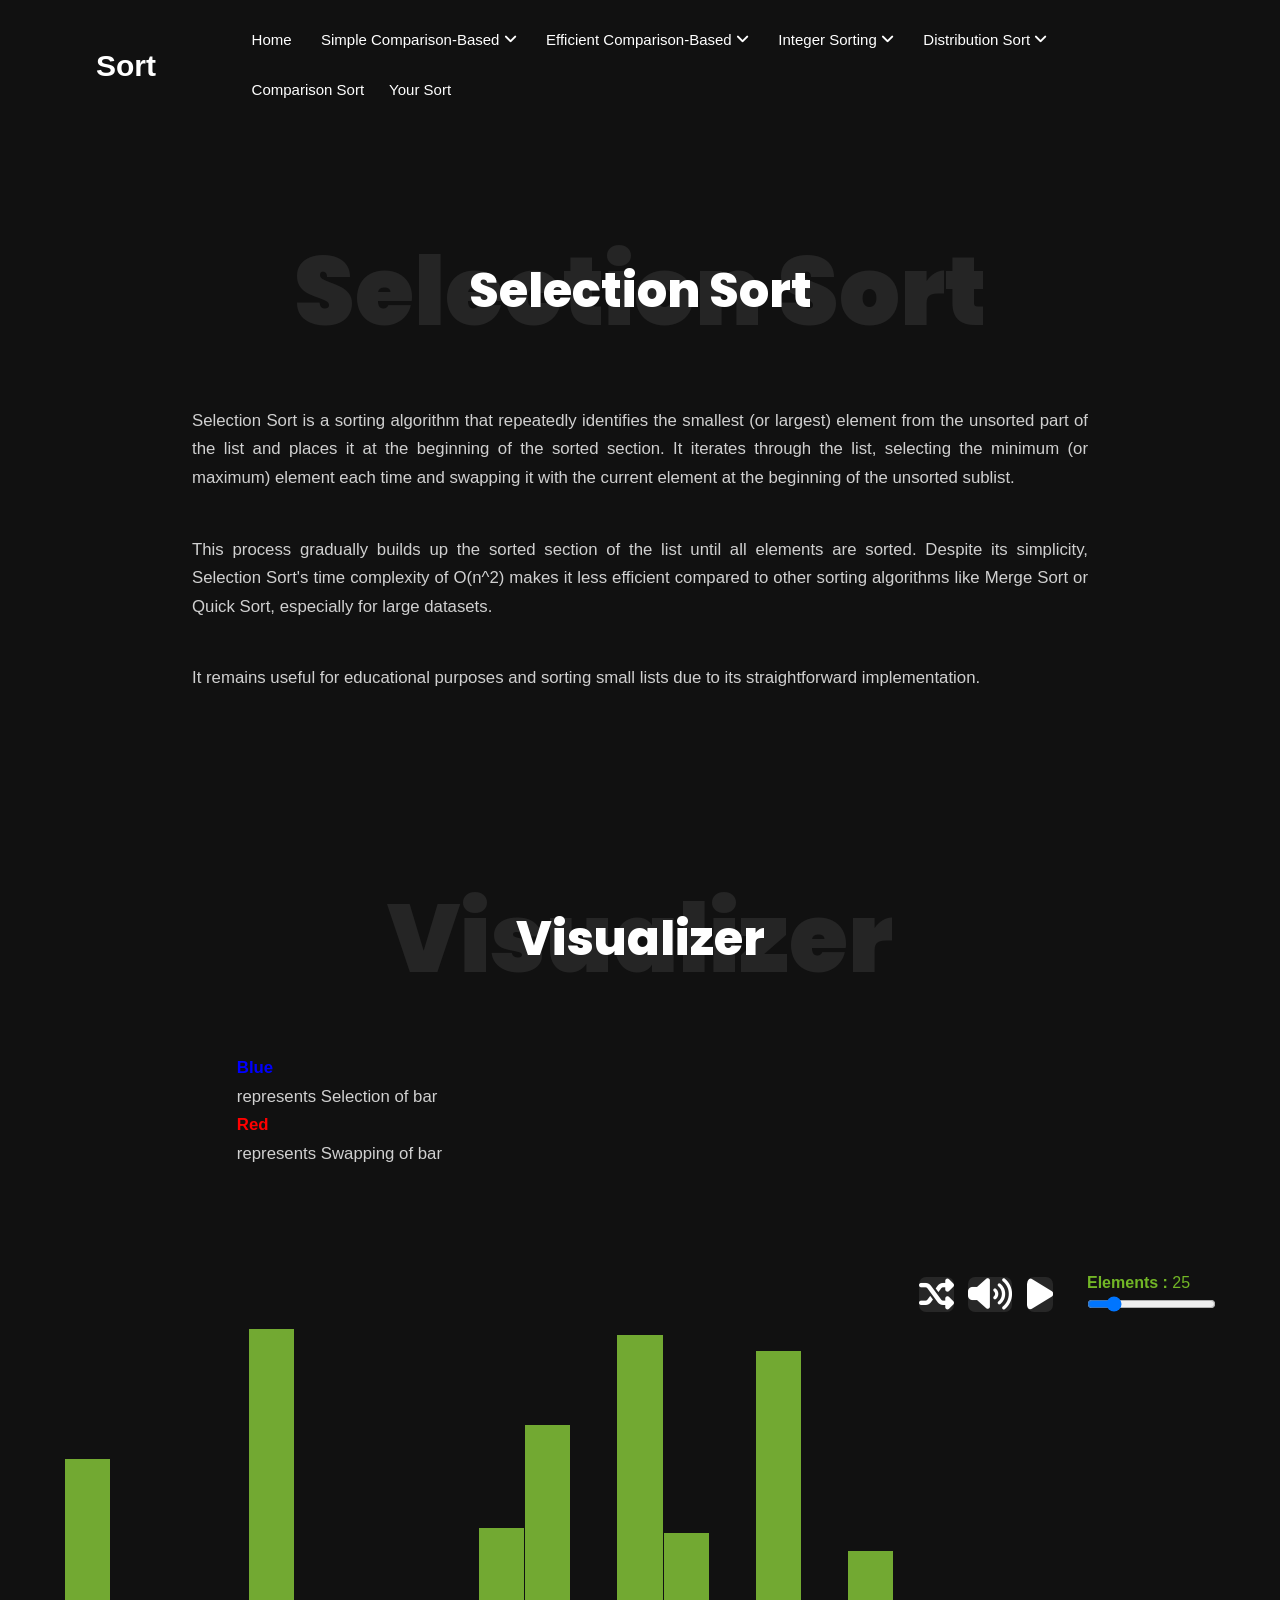
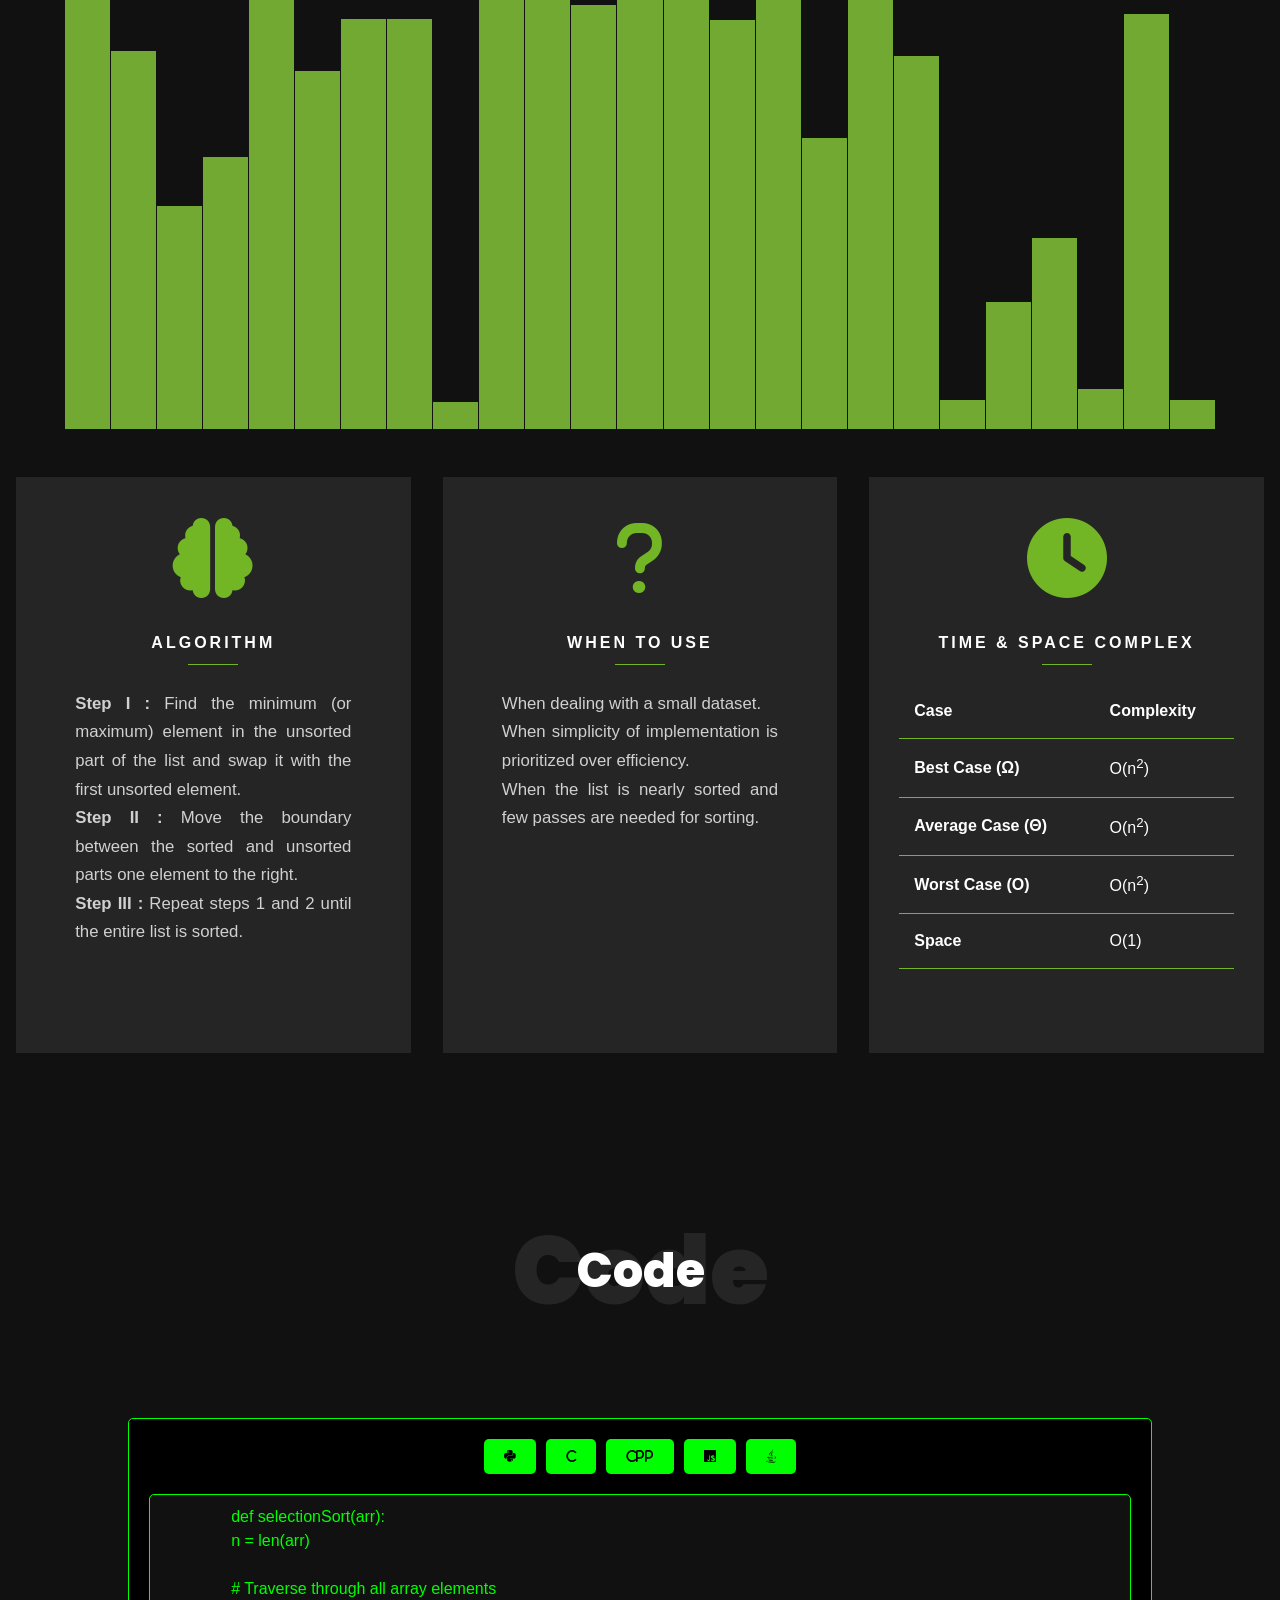
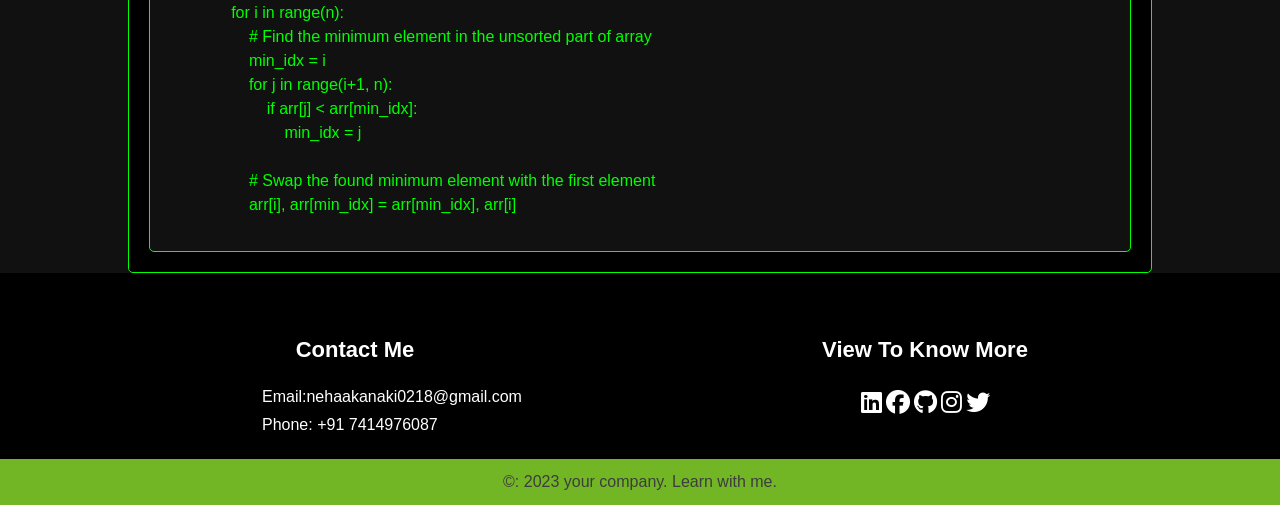
<file: selection.html>
<!DOCTYPE html>
<html lang="en">
<head>
    <meta charset="UTF-8">
    <meta name="viewport" content="width=device-width, initial-scale=1.0">
    <title>Document</title>
    <link rel="stylesheet" href="styles/font-awesome.css">
    <link rel="stylesheet" href="styles/new.css">
</head>
<body> <!-- header start -->
    <header class="header">
        <div class="container">
            <div class="row v-center">
                <div class="header-item item-left">
                    <div class="logo">
                        <a href="#">Sort</a>
                    </div>
                </div>
                <!-- menu start here -->
                <div class="header-item item-center">
                    <div class="menu-overlay">
                    </div>
                    <nav class="menu">
                        <div class="mobile-menu-head">
                            <div class="go-back"><i class="fa fa-angle-left"></i></div>
                            <div class="current-menu-title"></div>
                            <div class="mobile-menu-close">&times;</div>
                        </div>
                        <ul class="menu-main">
                            <li>
                                <a href="index.html">Home</a>
                            </li>
                            
                           <li class="menu-item-has-children">
                                <a href="#">Simple comparison-Based <i class="fas fa-angle-down"></i></a>
                                <div class="sub-menu single-column-menu">
                                    <ul>
                                        <li><a href="bubble.html">Bubble sort</a></li>
                                        <li><a href="insetion.html">Insertion sort	</a></li>
                                        <li><a href="selection.html"> Selection sort</a></li>
                                    </ul>
                                </div>
                           </li>
                           <li class="menu-item-has-children">
                                <a href="#">Efficient  comparison-Based <i class="fas fa-angle-down"></i></a>
                                <div class="sub-menu single-column-menu">
                                    <ul>
                                        <li><a href="quick.html">Quick  sort</a></li>
                                        <li><a href="merge.html">Merge  sort	</a></li>
                                        <li><a href="heap.html">Heap  sort</a></li>
                                    </ul>
                                </div>
                           </li>
                           <li class="menu-item-has-children">
                                <a href="#">Integer Sorting <i class="fas fa-angle-down"></i></a>
                                <div class="sub-menu single-column-menu">
                                    <ul>
                                        <li><a href="radix.html">Radix  sort</a></li>
                                        <li><a href="counting.html">Counting  sort	</a></li>
                                    </ul>
                                </div>
                           </li>
   
                            <li class="menu-item-has-children">
                                <a href="#">Distribution Sort <i class="fas fa-angle-down"></i></a>
                                <div class="sub-menu single-column-menu">
                                    <ul>
                                        <li><a href="bucket.html">Bucket Sort</a></li>
                                    </ul>
                                </div>
                            </li>
                            <li>
                                <a href="comparison.html">comparison Sort</a>
                            </li><li>
                                <a href="try.html">Your Sort</a>
                            </li>
                        </ul>
                    </nav>
                </div>
                <!-- menu end here -->
                <div class="header-item item-right">
                    <!-- mobile menu trigger -->
                    <div class="mobile-menu-trigger">
                        <span></span>
                    </div>
                </div>
            </div>
        </div>
    </header>
    <!-- header end -->
    <section class = "services containers">
        <div class = "service-title">
          <h2>Selection Sort</h2>
            <div>
            <h2>Selection Sort</h2>
            </div>
        </div>
        <p class="text">Selection Sort is a sorting algorithm that repeatedly identifies the smallest (or largest) element from the unsorted part of the list and places it at the beginning of the sorted section. It iterates through the list, selecting the minimum (or maximum) element each time and swapping it with the current element at the beginning of the unsorted sublist. </p>
        <p class="text">This process gradually builds up the sorted section of the list until all elements are sorted. Despite its simplicity, Selection Sort's time complexity of O(n^2) makes it less efficient compared to other sorting algorithms like Merge Sort or Quick Sort, especially for large datasets.</p>
        <p class="text">It remains useful for educational purposes and sorting small lists due to its straightforward implementation.</p>
        
        <div>
            <div id="box">
                <section class = "services containers">
                    <div class = "service-title">
                      <h2>Visualizer</h2>
                        <div>
                        <h2>Visualizer</h2>
                        </div>
                    </div>
                    <p class="text" style="display: flex; flex-direction: column;">
                        <strong style="color: blue;"> Blue </strong> represents Selection of bar 
                        <strong style="color: red;"> Red </strong> represents Swapping of bar 
                    </p>
                </section>
                <div style="float: right; white-space: nowrap;">
                    <button class="sort-btns" id="shuffleBtn"><i class="fas fa-random"></i></button>
                    <button class="sort-btns" id="soundBtn"><i class="fas fa-volume-up"></i></button>
                    <button class="sort-btns" id="sortBtn"><i class="fas fa-play"></i></button>
                    <div class="slider-container">
                        <div style="color: #72b626;"><strong>Elements : </strong><span id="numBarsValue"></span></div>
                        <input type="range" value="25" min="10" max="100" name="slider" id="numBarsSlider">
                    </div>
                </div>
        
                    
                <div>
                    <div id="sort-container"></div>
                </div>        
            </div>
        </div>

        <div class = "row">
            <div class = "item">
                <span><i class="fa-solid fa-brain"></i></span>
                <h2>Algorithm</h2>
                <p class="text">
                    <strong>Step I : </strong> Find the minimum (or maximum) element in the unsorted part of the list and swap it with the first unsorted element.
                    <br>
                    <strong>Step II : </strong> Move the boundary between the sorted and unsorted parts one element to the right.
                    <br>
                    <strong>Step III : </strong> Repeat steps 1 and 2 until the entire list is sorted.
                </p>
            </div>
      
              <div class = "item">
                <span><i class="fa-solid fa-question"></i></span>
                <h2>When To Use</h2>
                <p class="text">When dealing with a small dataset.
                <br>When simplicity of implementation is prioritized over efficiency.
                <br>When the list is nearly sorted and few passes are needed for sorting.</p>
                <!-- <p class="text"></p> -->
              </div>
      
              <div class = "item">
                <span><i class = "fa-solid fa-clock"></i></span>
                <h2>Time & Space Complex</h2>
                <div class="col">
                    <div class="box-table">
                        <div class="content-box">
                            <!-- <br> -->
                            <table>
                                <tr>
                                    <th>Case</th>
                                    <th>Complexity</th>
                                </tr>
                                <tr>
                                    <th>Best Case (Ω)</th>
                                    <td>O(n<sup>2</sup>)</td>
                                </tr>
                                <tr>
                                    <th>Average Case (Θ) </th>
                                    <td>O(n<sup>2</sup>)</td>
                                </tr>
                                <tr>
                                    <th>Worst Case (O)</th>
                                    <td>O(n<sup>2</sup>)</td>
                                </tr>
                                <tr>
                                    <th>Space</th>
                                    <td>O(1)</td>
                                </tr>
                            </table>
                        </div>
                    </div>
                </div>
              </div>
    </section>
    <section class="services containers">
        <div class="service-title">
            <h2>Code</h2>
            <div>
            <h2>Code</h2>
            </div>
        </div>
    </section>
        <div class="code-box">
        <div class="code-cont">
          <div class="code-btn">
            <button onclick="showPythonCode()"><i class="fa-brands fa-python"></i></button>
            <button onclick="showCCode()"><i class="fas fa-c"></i></button>
            <button onclick="showCPPCode()"><i class="fas fa-C">Cpp</i></button>
            <button onclick="showJSCode()"><i class="fa-brands fa-js"></i></button>
            <button onclick="showJavaCode()"><i class="fa-brands fa-java"></i></button>
          </div>
          <div class="code-content">
            <pre class="code" id="python-code" style="display:block;">
                def selectionSort(arr):
                n = len(arr)

                # Traverse through all array elements
                for i in range(n):
                    # Find the minimum element in the unsorted part of array
                    min_idx = i
                    for j in range(i+1, n):
                        if arr[j] < arr[min_idx]:
                            min_idx = j

                    # Swap the found minimum element with the first element
                    arr[i], arr[min_idx] = arr[min_idx], arr[i]
            </pre>
            <pre class="code" id="c-code" style="display:none;">
                    // Function to perform selection sort
                    void selectionSort(int arr[], int n) {
                        int i, j, min_idx;
                    
                        // Traverse through all array elements
                        for (i = 0; i < n - 1; i++) {
                            // Find the minimum element in the unsorted part of array
                            min_idx = i;
                            for (j = i + 1; j < n; j++) {
                                if (arr[j] < arr[min_idx]) {
                                    min_idx = j;
                                }
                            }
                    
                            // Swap the found minimum element with the first element
                            int temp = arr[min_idx];
                            arr[min_idx] = arr[i];
                            arr[i] = temp;
                        }
                    }
            </pre>
            <pre class="code" id="cpp-code" style="display:none;">    
                    using namespace std;
                    
                    // Function to perform selection sort
                    void selectionSort(vector<int>& arr) {
                        int n = arr.size();
                    
                        // Traverse through all array elements
                        for (int i = 0; i < n - 1; i++) {
                            // Find the minimum element in the unsorted part of array
                            int min_idx = i;
                            for (int j = i + 1; j < n; j++) {
                                if (arr[j] < arr[min_idx]) {
                                    min_idx = j;
                                }
                            }
                    
                            // Swap the found minimum element with the first element
                            swap(arr[min_idx], arr[i]);
                        }
                    }      
            </pre>
            <pre class="code" id="js-code">
                // Function to perform selection sort
                function selectionSort(arr) {
                    const n = arr.length;

                    // Traverse through all array elements
                    for (let i = 0; i < n - 1; i++) {
                        // Find the minimum element in the unsorted part of array
                        let minIdx = i;
                        for (let j = i + 1; j < n; j++) {
                            if (arr[j] < arr[minIdx]) {
                                minIdx = j;
                            }
                        }

                        // Swap the found minimum element with the first element
                        [arr[i], arr[minIdx]] = [arr[minIdx], arr[i]];
                    }
                }
            </pre>
            <pre class="code" id="java-code" style="display:none;">
                public class SelectionSort {

                    // Function to perform selection sort
                    static void selectionSort(int arr[]) {
                        int n = arr.length;

                        // Traverse through all array elements
                        for (int i = 0; i < n - 1; i++) {
                            // Find the minimum element in the unsorted part of array
                            int minIdx = i;
                            for (int j = i + 1; j < n; j++) {
                                if (arr[j] < arr[minIdx]) {
                                    minIdx = j;
                                }
                            }

                            // Swap the found minimum element with the first element
                            int temp = arr[minIdx];
                            arr[minIdx] = arr[i];
                            arr[i] = temp;
                        }
                    }
                }
            </pre>
          </div>
        </div>
        </div>

    </section>

    <footer class="footer">
        <div class="footer-container">
            <div class="footer-content">
                <h3>Contact Me</h3>
                <p>Email:nehaakanaki0218@gmail.com</p>
                <p>Phone: +91 7414976087</p>
            </div>
            <div class="footer-content">
                <h3>View To Know More</h3>
                <ul class="list">
                    <li><a href=""><i class="fab fa-linkedin"></i></a></li>
                    <li><a href=""><i class="fab fa-facebook"></i></a></li>
                    <li><a href=""><i class="fab fa-github"></i></a></li>
                    <li><a href=""><i class="fab fa-instagram"></i></a></li>
                    <li><a href=""><i class="fab fa-twitter"></i></a></li>

                </ul>
            </div>
        </div>
        <div class="footer-bar">
            <p>&copy: 2023 your company. Learn with me.</p>
        </div>
    </footer>

    <script src="script/selection.js"></script>
</body>
</html>
</file>
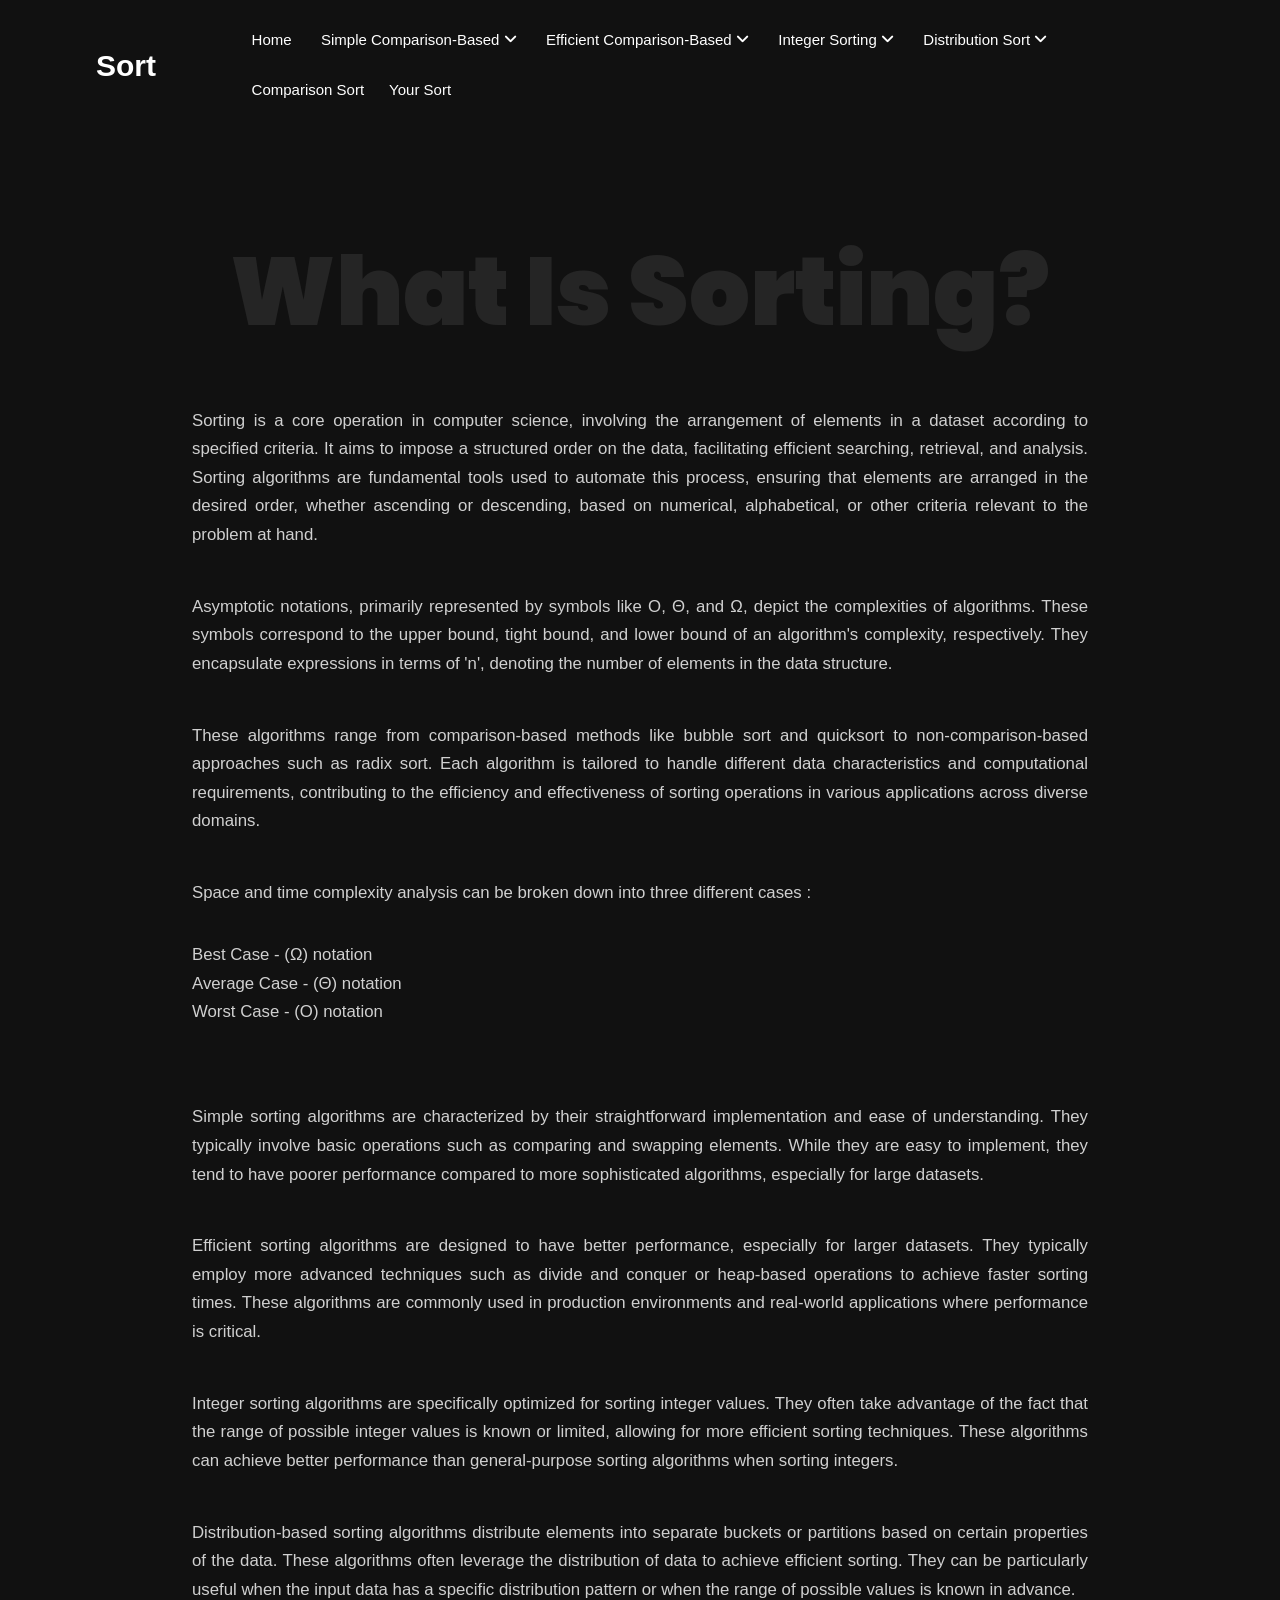
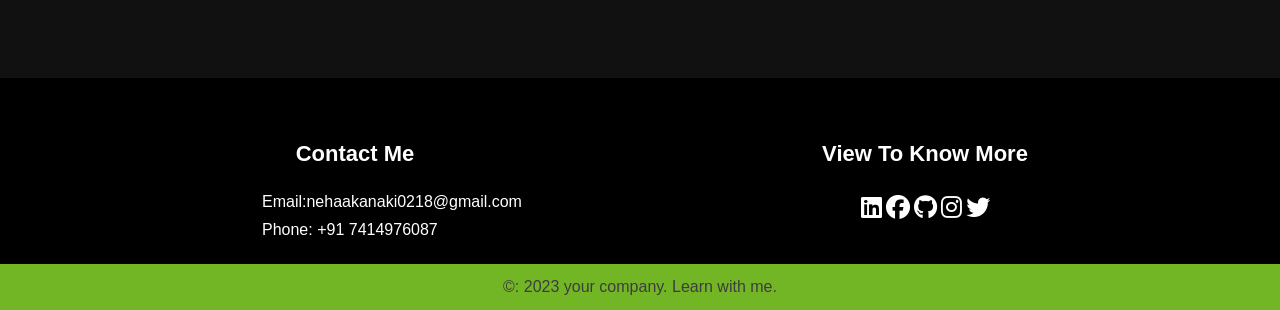
<file: sort.html>
<!DOCTYPE html>
<html lang="en">
<head>
    <meta charset="UTF-8">
    <meta name="viewport" content="width=device-width, initial-scale=1.0">
    <title>Document</title>
    <link rel="stylesheet" href="styles/font-awesome.css">
    <link rel="stylesheet" href="styles/new.css">
</head>
<body> <!-- header start -->
    <header class="header">
        <div class="container">
            <div class="row v-center">
                <div class="header-item item-left">
                    <div class="logo">
                        <a href="#">Sort</a>
                    </div>
                </div>
                <!-- menu start here -->
                <div class="header-item item-center">
                    <div class="menu-overlay">
                    </div>
                    <nav class="menu">
                        <div class="mobile-menu-head">
                            <div class="go-back"><i class="fa fa-angle-left"></i></div>
                            <div class="current-menu-title"></div>
                            <div class="mobile-menu-close">&times;</div>
                        </div>
                        <ul class="menu-main">
                            <li>
                                <a href="index.html">Home</a>
                            </li>
                            
                           <li class="menu-item-has-children">
                                <a href="#">Simple comparison-Based <i class="fas fa-angle-down"></i></a>
                                <div class="sub-menu single-column-menu">
                                    <ul>
                                        <li><a href="bubble.html">Bubble sort</a></li>
                                        <li><a href="insetion.html">Insertion sort	</a></li>
                                        <li><a href="selection.html"> Selection sort</a></li>
                                    </ul>
                                </div>
                           </li>
                           <li class="menu-item-has-children">
                                <a href="#">Efficient  comparison-Based <i class="fas fa-angle-down"></i></a>
                                <div class="sub-menu single-column-menu">
                                    <ul>
                                        <li><a href="quick.html">Quick  sort</a></li>
                                        <li><a href="merge.html">Merge  sort	</a></li>
                                        <li><a href="heap.html">Heap  sort</a></li>
                                    </ul>
                                </div>
                           </li>
                           <li class="menu-item-has-children">
                                <a href="#">Integer Sorting <i class="fas fa-angle-down"></i></a>
                                <div class="sub-menu single-column-menu">
                                    <ul>
                                        <li><a href="radix.html">Radix  sort</a></li>
                                        <li><a href="counting.html">Counting  sort	</a></li>
                                    </ul>
                                </div>
                           </li>
   
                            <li class="menu-item-has-children">
                                <a href="#">Distribution Sort <i class="fas fa-angle-down"></i></a>
                                <div class="sub-menu single-column-menu">
                                    <ul>
                                        <li><a href="bucket.html">Bucket Sort</a></li>
                                    </ul>
                                </div>
                            </li>
                            <li>
                                <a href="comparison.html">comparison Sort</a>
                            </li><li>
                                <a href="try.html">Your Sort</a>
                            </li>
                        </ul>
                    </nav>
                </div>
                <!-- menu end here -->
                <div class="header-item item-right">
                    <!-- mobile menu trigger -->
                    <div class="mobile-menu-trigger">
                        <span></span>
                    </div>
                </div>
            </div>
        </div>
    </header>       
    <!-- header end -->
    <section class = "services containers">
        <div class = "service-title">
          <h2>What is Sorting?</h2>
        </div>
         <p class = "text">
            Sorting is a core operation in computer science, involving the arrangement of elements in a dataset according to specified criteria. It aims to impose a structured order on the data, facilitating efficient searching, retrieval, and analysis. Sorting algorithms are fundamental tools used to automate this process, ensuring that elements are arranged in the desired order, whether ascending or descending, based on numerical, alphabetical, or other criteria relevant to the problem at hand.
        </p>
         <p class = "text">
            Asymptotic notations, primarily represented by symbols like O, Θ, and Ω, depict the complexities of algorithms. These symbols correspond to the upper bound, tight bound, and lower bound of an algorithm's complexity, respectively. They encapsulate expressions in terms of 'n', denoting the number of elements in the data structure.
        </p>
         <p class = "text">
            These algorithms range from comparison-based methods like bubble sort and quicksort to non-comparison-based approaches such as radix sort. Each algorithm is tailored to handle different data characteristics and computational requirements, contributing to the efficiency and effectiveness of sorting operations in various applications across diverse domains.
        </p>
         <p class = "text">
            Space and time complexity analysis can be broken down into three different cases : 
            <div class="text casestable">
                <ul style="list-style-type: disc;">
                    <li>Best Case - (Ω) notation</li>
                    <li>Average Case - (Θ) notation</li>
                    <li>Worst Case - (O) notation</li>
                </ul>
            </div>
        </p>
        
        <p class="text">
            Simple sorting algorithms are characterized by their straightforward implementation and ease of understanding. They typically involve basic operations such as comparing and swapping elements. While they are easy to implement, they tend to have poorer performance compared to more sophisticated algorithms, especially for large datasets.
        </p>
        <p class="text">
            Efficient sorting algorithms are designed to have better performance, especially for larger datasets. They typically employ more advanced techniques such as divide and conquer or heap-based operations to achieve faster sorting times. These algorithms are commonly used in production environments and real-world applications where performance is critical.
        </p>
        <p class="text">
            Integer sorting algorithms are specifically optimized for sorting integer values. They often take advantage of the fact that the range of possible integer values is known or limited, allowing for more efficient sorting techniques. These algorithms can achieve better performance than general-purpose sorting algorithms when sorting integers.
        </p>
        <p class="text">
            Distribution-based sorting algorithms distribute elements into separate buckets or partitions based on certain properties of the data. These algorithms often leverage the distribution of data to achieve efficient sorting. They can be particularly useful when the input data has a specific distribution pattern or when the range of possible values is known in advance.
        </p>
    </section>
    <footer class="footer">
        <div class="footer-container">
            <div class="footer-content">
                <h3>Contact Me</h3>
                <p>Email:nehaakanaki0218@gmail.com</p>
                <p>Phone: +91 7414976087</p>
            </div>
            <div class="footer-content">
                <h3>View To Know More</h3>
                <ul class="list">
                    <li><a href=""><i class="fab fa-linkedin"></i></a></li>
                    <li><a href=""><i class="fab fa-facebook"></i></a></li>
                    <li><a href=""><i class="fab fa-github"></i></a></li>
                    <li><a href=""><i class="fab fa-instagram"></i></a></li>
                    <li><a href=""><i class="fab fa-twitter"></i></a></li>

                </ul>
            </div>
        </div>
        <div class="footer-bar">
            <p>&copy: 2023 your company. Learn with me.</p>
        </div>
    </footer>

    <script src="script/bubble.js"></script>
</body>
</html>
</file>
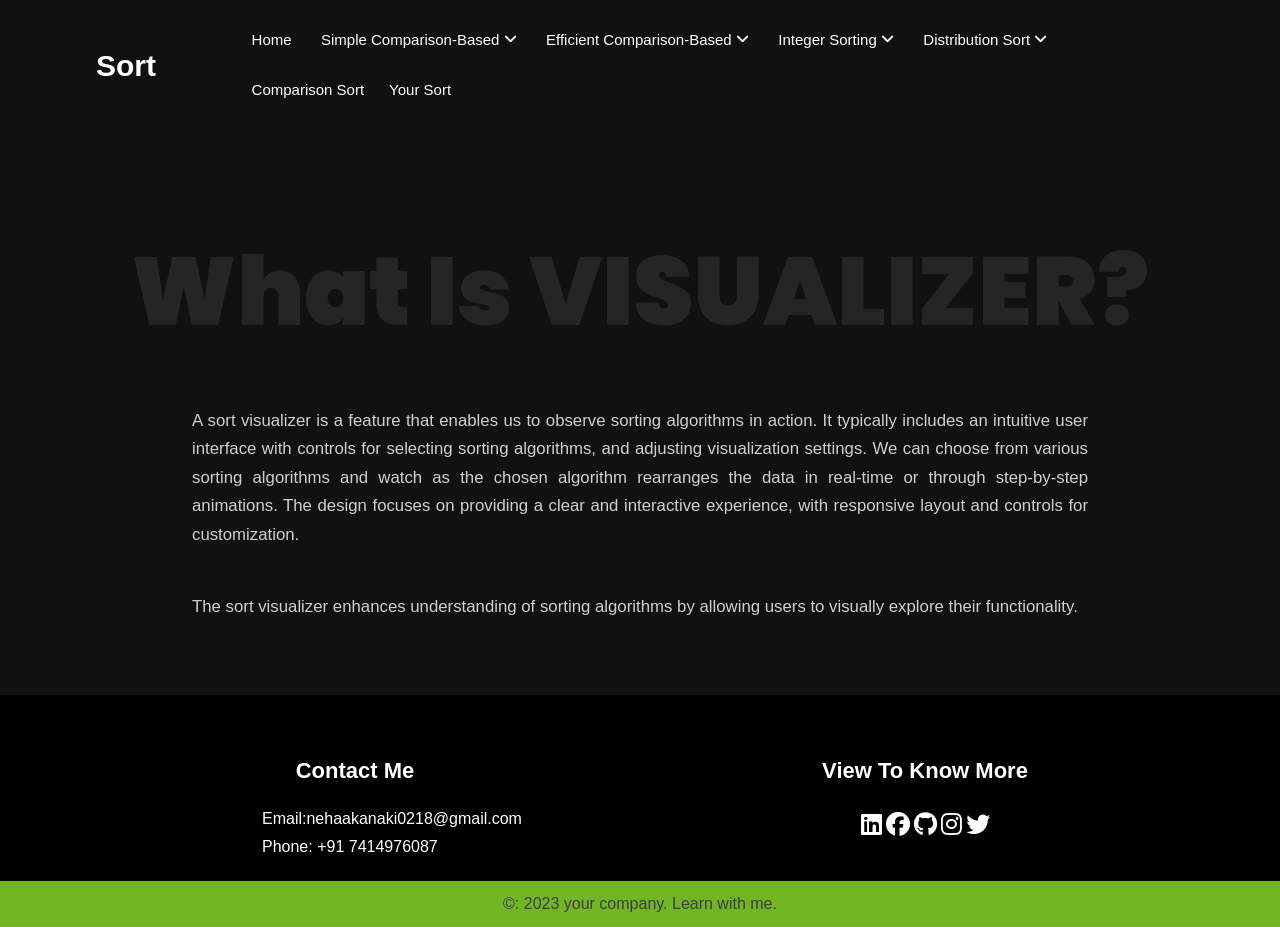
<file: vis.html>
<!DOCTYPE html>
<html lang="en">
<head>
    <meta charset="UTF-8">
    <meta name="viewport" content="width=device-width, initial-scale=1.0">
    <title>Document</title>
    <link rel="stylesheet" href="styles/font-awesome.css">
    <link rel="stylesheet" href="styles/new.css">
</head>
<body> <!-- header start -->
    <header class="header">
        <div class="container">
            <div class="row v-center">
                <div class="header-item item-left">
                    <div class="logo">
                        <a href="#">Sort</a>
                    </div>
                </div>
                <!-- menu start here -->
                <div class="header-item item-center">
                    <div class="menu-overlay">
                    </div>
                    <nav class="menu">
                        <div class="mobile-menu-head">
                            <div class="go-back"><i class="fa fa-angle-left"></i></div>
                            <div class="current-menu-title"></div>
                            <div class="mobile-menu-close">&times;</div>
                        </div>
                        <ul class="menu-main">
                            <li>
                                <a href="index.html">Home</a>
                            </li>
                            
                           <li class="menu-item-has-children">
                                <a href="#">Simple comparison-Based <i class="fas fa-angle-down"></i></a>
                                <div class="sub-menu single-column-menu">
                                    <ul>
                                        <li><a href="bubble.html">Bubble sort</a></li>
                                        <li><a href="insetion.html">Insertion sort	</a></li>
                                        <li><a href="selection.html"> Selection sort</a></li>
                                    </ul>
                                </div>
                           </li>
                           <li class="menu-item-has-children">
                                <a href="#">Efficient  comparison-Based <i class="fas fa-angle-down"></i></a>
                                <div class="sub-menu single-column-menu">
                                    <ul>
                                        <li><a href="quick.html">Quick  sort</a></li>
                                        <li><a href="merge.html">Merge  sort	</a></li>
                                        <li><a href="heap.html">Heap  sort</a></li>
                                    </ul>
                                </div>
                           </li>
                           <li class="menu-item-has-children">
                                <a href="#">Integer Sorting <i class="fas fa-angle-down"></i></a>
                                <div class="sub-menu single-column-menu">
                                    <ul>
                                        <li><a href="radix.html">Radix  sort</a></li>
                                        <li><a href="counting.html">Counting  sort	</a></li>
                                    </ul>
                                </div>
                           </li>
   
                            <li class="menu-item-has-children">
                                <a href="#">Distribution Sort <i class="fas fa-angle-down"></i></a>
                                <div class="sub-menu single-column-menu">
                                    <ul>
                                        <li><a href="bucket.html">Bucket Sort</a></li>
                                    </ul>
                                </div>
                            </li>
                            <li>
                                <a href="comparison.html">comparison Sort</a>
                            </li><li>
                                <a href="try.html">Your Sort</a>
                            </li>
                        </ul>
                    </nav>
                </div>
                <!-- menu end here -->
                <div class="header-item item-right">
                    <!-- mobile menu trigger -->
                    <div class="mobile-menu-trigger">
                        <span></span>
                    </div>
                </div>
            </div>
        </div>
    </header>       
    <!-- header end -->
    <section class = "services containers">
        <div class = "service-title">
          <h2>What is VISUALIZER?</h2>
            <div>
            </div>
        </div>
         <p class = "text">
            A sort visualizer is a feature that enables us to observe sorting algorithms in action. It typically includes an intuitive user interface with controls for selecting sorting algorithms, and adjusting visualization settings. We can choose from various sorting algorithms and watch as the chosen algorithm rearranges the data in real-time or through step-by-step animations. The design focuses on providing a clear and interactive experience, with responsive layout and controls for customization.
        </p>
         <p class = "text">
            The sort visualizer enhances understanding of sorting algorithms by allowing users to visually explore their functionality.
        </p>
    </section>
    <footer class="footer">
        <div class="footer-container">
            <div class="footer-content">
                <h3>Contact Me</h3>
                <p>Email:nehaakanaki0218@gmail.com</p>
                <p>Phone: +91 7414976087</p>
            </div>
            <div class="footer-content">
                <h3>View To Know More</h3>
                <ul class="list">
                    <li><a href=""><i class="fab fa-linkedin"></i></a></li>
                    <li><a href=""><i class="fab fa-facebook"></i></a></li>
                    <li><a href=""><i class="fab fa-github"></i></a></li>
                    <li><a href=""><i class="fab fa-instagram"></i></a></li>
                    <li><a href=""><i class="fab fa-twitter"></i></a></li>

                </ul>
            </div>
        </div>
        <div class="footer-bar">
            <p>&copy: 2023 your company. Learn with me.</p>
        </div>
    </footer>

    <script src="script/bubble.js"></script>
</body>
</html>
</file>
<file: styles/new.css>
@import url('https://fonts.googleapis.com/css2?family=Poppins:wght@400;500;600;700&display=swap');

/* setup and common stylings */
:root{
    --poppins: 'Poppins', sans-serif;
    --sans: 'Open Sans', sans-serif;
    --green: #72b626;
    --black: #111;
    --nero: #252525;
    --transition: all 0.4s ease;
}
*{
    box-sizing: border-box;
    padding: 0;
    margin: 0;
    font-family: var(--sans);
}
body{
    color: #fff;
    line-height: 1.5;
    background: var(--black);
    overflow-x: hidden;
}
a{
    color: #fff;
    text-decoration: none;
}

ul li{
    list-style-type: none;
}
h1, h2, h3, h4, h5, h6, p{
    padding: 0.6rem 0;
}

/* button */
.btn{
    border: none;
    margin: 1rem 0;
    border-radius: 35px;
    background: var(--green);
    font-size: 0.9rem;
    text-transform: uppercase;
    padding: 1rem 1.5rem;
    font-weight: 700;
    letter-spacing: 2px;
    display: inline-block;
    cursor: pointer;
    transition: var(--transition);
}
.btn:hover{
    opacity: 0.7;
}

.text{
    font-size: 1.05rem;
    color: #d0d0d0;
    line-height: 1.7;
}

@import url('https://fonts.googleapis.com/css2?family=Poppins:wght@400;500;600;700&display=swap');

body{
	line-height: 1.5;
	font-family: 'Poppins', sans-serif;
	font-weight: 400;
	overflow-x: hidden;
}
*{
	margin:0;
	box-sizing: border-box;
}
:before,:after{
	box-sizing: border-box;
}
.container{
	max-width: 1200px;
	margin:auto;
}
.row{
	display: flex;
	flex-wrap: wrap;
}
.v-center{
	align-items: center;
}
ul{
	list-style: none;
	margin:0;
	padding:0;
}
a{
	text-decoration: none;
}
/* header */
.header{
	display: block;
	width: 100%;
	position: relative;
	z-index: 99;
	padding:15px;
}
.header .item-left{
	flex:0 0 17%;
}
.header .logo a{
	font-size: 30px;
	color:#000000;
	font-weight: 700;
	text-decoration: none;
}
.header .item-center{
	flex:0 0 66%;
}
.header .item-right{
	flex:0 0 17%;
	display: flex;
	justify-content: flex-end;
}
.header .item-right a{ 
     text-decoration: none;
     font-size: 16px;
     color:#555555;
     display: inline-block;
     margin-left: 10px;
     transition: color 0.3s ease;
}
.header .menu > ul > li{
	display: inline-block;
	line-height: 50px;
	margin-left: 25px;
}
.header .menu > ul > li > a{
	font-size: 15px;
	font-weight: 500;
	color:#000000;
	position: relative;
	text-transform: capitalize;
	transition: color 0.3s ease;
}
.header .menu > ul > li .sub-menu{
	position: absolute;
	z-index: 500;
	background-color:#ffffff;
	box-shadow: -2px 2px 70px -25px rgba(0,0,0,0.3); 
	padding: 20px 30px;
	transition: all 0.5s ease;
	margin-top:25px;
	opacity:0;
	visibility: hidden;
}
@media(min-width: 992px){
.header .menu > ul > li.menu-item-has-children:hover .sub-menu{
	margin-top: 0;
	visibility: visible;
	opacity: 1;
}
}
.header .menu > ul > li .sub-menu > ul > li{
	line-height: 1;
}
.header .menu > ul > li .sub-menu > ul > li > a{
	display: inline-block;
	padding: 10px 0;
	font-size: 15px;
	color: #555555;
	transition: color 0.3s ease;
	text-decoration: none;
	text-transform: capitalize;
}
.header .menu > ul > li .single-column-menu{
	min-width: 280px;
	max-width: 350px;
}
.header .menu > ul > li .sub-menu.mega-menu > .list-item > ul > li{
   line-height: 1;
   display: block; 
}
.header .menu > ul > li .sub-menu.mega-menu > .list-item > ul > li > a {
	padding:10px 0;
	display: inline-block;
	font-size: 15px;
	color:#555555;
	transition: color 0.3s ease;
}
.header .menu > ul > li .sub-menu.mega-menu{ 
    left: 50%;
    transform: translateX(-50%);	
}

.header .menu > ul > li .sub-menu.mega-menu-column-4{
  max-width: 1100px;
  width: 100%; 	
  display: flex;
  flex-wrap: wrap;
  padding:20px 15px;
}
.header .menu > ul > li .sub-menu.mega-menu-column-4 > .list-item{
  flex:0 0 25%;
  padding:0 15px;
}
.header .menu > ul > li .sub-menu.mega-menu-column-4 > .list-item .title{
	font-size: 16px;
	color:var(g);
	font-weight: 500;
	line-height: 1;
	padding:10px 0;
}
.header .menu > ul > li .sub-menu.mega-menu-column-4 > .list-item.text-center .title{
	text-align: center;
}
.header .menu > ul > li .sub-menu.mega-menu-column-4 > .list-item img{
	max-width: 100%;
	width: 100%;
	vertical-align: middle;
	margin-top: 10px;
}
.header .menu > ul > li .sub-menu.mega-menu > .list-item > ul > li > a:hover,
.header .menu > ul > li .sub-menu > ul > li > a:hover,
.header .item-right a:hover,
.header .menu > ul > li:hover > a{
	color:var(--green);
}
/* banner section */
.banner-section{
  background-image: url('../img/banner.jpg');
  background-size: cover;
  background-position: center;
  height: 700px;
  width: 100%;
  display: block;
}
.mobile-menu-head,
.mobile-menu-trigger{
	display: none;
}

/*responsive*/
@media(max-width: 991px){

	.header .item-center{
		order:3;
		flex:0 0 100%;
	}
	.header .item-left,
	.header .item-right{
		flex:0 0 auto;
	}
	.v-center{
		justify-content: space-between;
	}
	.header .mobile-menu-trigger{
		display: flex;
		height: 30px;
		width: 30px;
		margin-left: 15px;
		cursor: pointer;
		align-items: center;
		justify-content: center;
	}
	.header .mobile-menu-trigger span{
		display: block;
		height: 2px;
		background-color: #333333;
		width: 24px;
		position: relative;
	}
	.header .mobile-menu-trigger span:before,
	.header .mobile-menu-trigger span:after{
		content: '';
		position: absolute;
		left:0;
		width: 100%;
		height: 100%;
		background-color: #333333;
	}
	.header .mobile-menu-trigger span:before{
		top:-6px;
	}
	.header .mobile-menu-trigger span:after{
		top:6px;
	}
	.header .item-right{
		align-items: center;
	}

	.header .menu{
		position: fixed;
		width: 320px;
		background-color:#ffffff;
		left:0;
		top:0;
		height: 100%;
		overflow: hidden;
		transform: translate(-100%);
		transition: all 0.5s ease;
		z-index: 1099;
	}
	.header .menu.active{
	   transform: translate(0%);	
	}
	.header .menu > ul > li{
		line-height: 1;
		margin:0;
		display: block;
	}
	.header .menu > ul > li > a{
		line-height: 50px;
		height: 50px;
		padding:0 50px 0 15px;
		display: block;
		border-bottom: 1px solid rgba(0,0,0,0.1);
	}
	.header .menu > ul > li > a i{
		position: absolute;
		height: 50px;
		width: 50px;
		top:0;
		right: 0;
		text-align: center;
		line-height: 50px;
		transform: rotate(-90deg);
	}
	.header .menu .mobile-menu-head{
		display: flex;
		height: 50px;
		border-bottom: 1px solid rgba(0,0,0,0.1);
		justify-content: space-between;
		align-items: center;
		position: relative;
		z-index: 501;
		position: sticky;
		background-color: #ffffff;
		top:0;
	}
	.header .menu .mobile-menu-head .go-back{
		height: 50px;
		width: 50px;
		border-right: 1px solid rgba(0,0,0,0.1);
		cursor: pointer;
		line-height: 50px;
		text-align: center;
		color:#000000;
		font-size: 16px;
		display: none;
	}
	.header .menu .mobile-menu-head.active .go-back{
		display: block;
	}
	.header .menu .mobile-menu-head .current-menu-title{
		font-size: 15px;
		font-weight: 500;
		color:#000000;
	}
	.header .menu .mobile-menu-head .mobile-menu-close{
	    height: 50px;
		width: 50px;
		border-left: 1px solid rgba(0,0,0,0.1);
		cursor: pointer;
		line-height: 50px;
		text-align: center;
		color:#000000;	
		font-size: 25px;
	}
	.header .menu .menu-main{
		height: 100%;
		overflow-x: hidden;
		overflow-y: auto;
	}
	.header .menu > ul > li .sub-menu.mega-menu,
	.header .menu > ul > li .sub-menu{
		visibility: visible;
		opacity: 1;
		position: absolute;
		box-shadow: none;
		margin:0;
		padding:15px;
		top:0;
		left:0;
		width: 100%;
		height: 100%;
		padding-top: 65px;
		max-width: none;
		min-width: auto;
		display: none;
		transform: translateX(0%);
		overflow-y: auto;
	}
.header .menu > ul > li .sub-menu.active{
	display: block;
}
@keyframes slideLeft{
	0%{
		opacity:0;
		transform: translateX(100%);
	}
	100%{
	    opacity:1;
		transform: translateX(0%);	
	}
}
@keyframes slideRight{
	0%{
		opacity:1;
		transform: translateX(0%);
	}
	100%{
	    opacity:0;
		transform: translateX(100%);	
	}
}
	.header .menu > ul > li .sub-menu.mega-menu-column-4 > .list-item img{
		margin-top:0;
	}
	.header .menu > ul > li .sub-menu.mega-menu-column-4 > .list-item.text-center .title{
		margin-bottom: 20px;
	}
	.header .menu > ul > li .sub-menu.mega-menu-column-4 > .list-item.text-center:last-child .title{
		margin-bottom:0px;
	}
	.header .menu > ul > li .sub-menu.mega-menu-column-4 > .list-item{
		flex: 0 0 100%;
        padding: 0px;
	}
	.header .menu > ul > li .sub-menu > ul > li > a,
	.header .menu > ul > li .sub-menu.mega-menu > .list-item > ul > li > a{
		display: block;
	}
	.header .menu > ul > li .sub-menu.mega-menu > .list-item > ul {
		margin-bottom: 15px;
	}
	.menu-overlay{
		position: fixed;
		background-color: rgba(0,0,0,0.5);
		left:0;
		top:0;
		width: 100%;
		height: 100%;
		z-index: 1098;
		visibility: hidden;
		opacity:0;
		transition: all 0.5s ease;
	}
	.menu-overlay.active{
	  visibility: visible;
	  opacity:1;	
	}
}


/* title */
.service-title{
    position: relative;
}
.service-title > h2{
    font-size: 3rem;
    font-family: var(--poppins);
    text-align: center;
    text-transform: capitalize;
    font-weight: 900;
    color: var(--nero);
}
.service-title div{
    position: absolute;
    top: 50%;
    left: 50%;
    text-align: center;
    width: 100%;
    transform: translate(-50%, -50%);
}
.service-title div h2{
    text-transform: capitalize;
    font-size: 2rem;
    font-family: var(--poppins);
    font-weight: 800;
}
.container{
    width: 90vw;
    margin: 0 auto;
}
.text-title{
	font-size: 20px;
	position: absolute;
	left: 15%;
	margin-bottom: 12%;
	padding-bottom: 12%;
}

@media screen and (min-width: 500px){
    .service-title > h2{
        font-size: 6rem;
    }
    .service-title div h2{
        font-size: 3rem;
    }
}

@media screen and (min-width: 992px){
    .container{
        width: 88vw;
    }
}
@media screen and (min-width: 1200px){
    .container{
        width: 85vw;
    }
}

/* animation and transition stopper styling */
.resize-animation-stopper *{
    animation: none !important;
    transition: none !important;
}

body{
	line-height: 1.5;
	font-family: 'Poppins', sans-serif;
	font-weight: 400;
	overflow-x: hidden;
}
*{
	margin:0;
	box-sizing: border-box;
}
:before,:after{
	box-sizing: border-box;
}
.container{
	max-width: 90vw;
	margin: 0 auto;
}
.row{
	display: flex;
	flex-wrap: wrap;
}
.v-center{
	align-items: center;
}
ul{
	list-style: none;
	margin:0;
	padding:0;
}
a{
	text-decoration: none;
}
/* header */
.header{
	display: block;
	width: 100%;
	position: relative;
	z-index: 99;
	padding:15px;
}
.header .item-left{
	flex:0 0 12%;
}
.header .logo a{
	font-size: 30px;
	color:white;
	font-weight: 700;
	text-decoration: none;
}
.header .item-center{
	flex:0 0 86%;
}
.header .item-right{
	flex:0 0 10%;
	display: flex;
	justify-content: flex-end;
}
.header .item-right a{ 
     text-decoration: none;
     font-size: 16px;
	 background-color: var(--black);
     color:white;
     display: inline-block;
     margin-left: 10px;
     transition: color 0.3s ease;
}
.header .menu > ul > li{
	display: inline-block;
	line-height: 50px;
	margin-left: 25px;
}
.header .menu > ul > li > a{
	font-size: 15px;
	font-weight: 500;
	color:white;
	position: relative;
	text-transform: capitalize;
	transition: color 0.3s ease;
}
.header .menu > ul > li .sub-menu{
	position: absolute;
	z-index: 500;
	background-color:#ffffff;
	box-shadow: -2px 2px 70px -25px rgba(0,0,0,0.3); 
	padding: 20px 30px;
	transition: all 0.5s ease;
	margin-top:25px;
	opacity:0;
	visibility: hidden;
}
@media(min-width: 992px){
.header .menu > ul > li.menu-item-has-children:hover .sub-menu{
	margin-top: 0;
	visibility: visible;
	opacity: 1;
}
}
.header .menu > ul > li .sub-menu > ul > li{
	line-height: 1;
}
.header .menu > ul > li .sub-menu > ul > li > a{
	display: inline-block;
	padding: 10px 0;
	font-size: 15px;
	background-color: var(--black);
	color: white;
	transition: color 0.3s ease;
	text-decoration: none;
	text-transform: capitalize;
}
.header .menu > ul > li .single-column-menu{
	min-width: 280px;
	max-width: 350px;
	background-color: var(--black);
}
.header .menu > ul > li .sub-menu.mega-menu > .list-item > ul > li{
   line-height: 1;
   display: block; 
}
.header .menu > ul > li .sub-menu.mega-menu > .list-item > ul > li > a {
	padding:10px 0;
	display: inline-block;
	font-size: 15px;
	color:white;
	background-color: var(--black);
	transition: color 0.3s ease;
}
.header .menu > ul > li .sub-menu.mega-menu{ 
    left: 50%;
    transform: translateX(-50%);	
}

.header .menu > ul > li .sub-menu.mega-menu-column-4{
  max-width: 1100px;
  width: 100%; 	
  display: flex;
  flex-wrap: wrap;
  padding:20px 15px;
}
.header .menu > ul > li .sub-menu.mega-menu-column-4 > .list-item{
  flex:0 0 25%;
  padding:0 15px;
}
.header .menu > ul > li .sub-menu.mega-menu-column-4 > .list-item .title{
	font-size: 16px;
	color:var(--green);
	font-weight: 500;
	line-height: 1;
	padding:10px 0;
}
.header .menu > ul > li .sub-menu.mega-menu-column-4 > .list-item.text-center .title{
	text-align: center;
}

.header .menu > ul > li .sub-menu.mega-menu > .list-item > ul > li > a:hover,
.header .menu > ul > li .sub-menu > ul > li > a:hover,
.header .item-right a:hover,
.header .menu > ul > li:hover > a{
	color:var(--green);
}
/* banner section */
.banner-section{
  background-size: cover;
  background-position: center;
  height: 700px;
  width: 100%;
  display: block;
}
.mobile-menu-head,
.mobile-menu-trigger{
	display: none;
}

/*responsive*/
@media(max-width: 991px){

	.header .item-center{
		order:3;
		flex:0 0 100%;
	}
	.header .item-left,
	.header .item-right{
		flex:0 0 auto;
	}
	.v-center{
		justify-content: space-between;
	}
	.header .mobile-menu-trigger{
		display: flex;
		height: 30px;
		width: 30px;
		margin-left: 15px;
		cursor: pointer;
		align-items: center;
		justify-content: center;
	}
	.header .mobile-menu-trigger span{
		display: block;
		height: 2px;
		background-color: #333333;
		width: 24px;
		position: relative;
	}
	.header .mobile-menu-trigger span:before,
	.header .mobile-menu-trigger span:after{
		content: '';
		position: absolute;
		left:0;
		width: 100%;
		height: 100%;
		background-color: #333333;
	}
	.header .mobile-menu-trigger span:before{
		top:-6px;
	}
	.header .mobile-menu-trigger span:after{
		top:6px;
	}
	.header .item-right{
		align-items: center;
	}

	.header .menu{
		position: fixed;
		width: 320px;
		background-color:var(--black);
		left:0;
		top:0;
		height: 100%;
		overflow: hidden;
		transform: translate(-100%);
		transition: all 0.5s ease;
		z-index: 1099;
	}
	.header .menu.active{
	   transform: translate(0%);	
	}
	.header .menu > ul > li{
		line-height: 1;
		margin:0;
		display: block;
	}
	.header .menu > ul > li > a{
		line-height: 50px;
		height: 50px;
		padding:0 50px 0 15px;
		display: block;
		border-bottom: 1px solid rgba(0,0,0,0.1);
	}
	.header .menu > ul > li > a i{
		position: absolute;
		height: 50px;
		width: 50px;
		top:0;
		right: 0;
		text-align: center;
		line-height: 50px;
		transform: rotate(-90deg);
	}
	.header .menu .mobile-menu-head{
		display: flex;
		height: 50px;
		border-bottom: 1px solid rgba(0,0,0,0.1);
		justify-content: space-between;
		align-items: center;
		position: relative;
		z-index: 501;
		position: sticky;
		background-color: var(--black);
		top:0;
	}
	.header .menu .mobile-menu-head .go-back{
		height: 50px;
		width: 50px;
		border-right: 1px solid rgba(0,0,0,0.1);
		cursor: pointer;
		line-height: 50px;
		text-align: center;
		color:var(--black);
		font-size: 16px;
		display: none;
	}
	.header .menu .mobile-menu-head.active .go-back{
		display: block;
	}
	.header .menu .mobile-menu-head .current-menu-title{
		font-size: 15px;
		font-weight: 500;
		color:white;
	}
	.header .menu .mobile-menu-head .mobile-menu-close{
	    height: 50px;
		width: 50px;
		border-left: 1px solid rgba(0,0,0,0.1);
		cursor: pointer;
		line-height: 50px;
		text-align: center;
		color:white;	
		font-size: 25px;
	}
	.header .menu .menu-main{
		height: 100%;
		overflow-x: hidden;
		overflow-y: auto;
	}
	ul{
		background-color: #111;
	}
	.header .menu > ul > li .sub-menu.mega-menu,
	.header .menu > ul > li .sub-menu{
		visibility: visible;
		opacity: 1;
		position: absolute;
		box-shadow: none;
		margin:0;
		padding:15px;
		top:0;
		left:0;
		width: 100%;
		height: 100%;
		padding-top: 65px;
		max-width: none;
		min-width: auto;
		display: none;
		transform: translateX(0%);
		overflow-y: auto;
		background-color: var(--black);
	}
.header .menu > ul > li .sub-menu.active{
	display: block;
}
@keyframes slideLeft{
	0%{
		opacity:0;
		transform: translateX(100%);
	}
	100%{
	    opacity:1;
		transform: translateX(0%);	
	}
}
@keyframes slideRight{
	0%{
		opacity:1;
		transform: translateX(0%);
	}
	100%{
	    opacity:0;
		transform: translateX(100%);	
	}
}

	.header .menu > ul > li .sub-menu.mega-menu-column-4 > .list-item.text-center .title{
		margin-bottom: 20px;
	}
	.header .menu > ul > li .sub-menu.mega-menu-column-4 > .list-item.text-center:last-child .title{
		margin-bottom:0px;
	}
	.header .menu > ul > li .sub-menu.mega-menu-column-4 > .list-item{
		flex: 0 0 100%;
        padding: 0px;
	}
	.header .menu > ul > li .sub-menu > ul > li > a,
	.header .menu > ul > li .sub-menu.mega-menu > .list-item > ul > li > a{
		display: block;
	}
	.header .menu > ul > li .sub-menu.mega-menu > .list-item > ul {
		margin-bottom: 15px;
	}
	.menu-overlay{
		position: fixed;
		background-color: rgba(0,0,0,0.5);
		left:0;
		top:0;
		width: 100%;
		height: 100%;
		z-index: 1098;
		visibility: hidden;
		opacity:0;
		transition: all 0.5s ease;
	}
	.menu-overlay.active{
	  visibility: visible;
	  opacity:1;	
	}
}

/* #### SERVICES PAGE #### */
.services{
    padding: 5rem 0 2.5rem 0;
}

.services > .text{
    width: 70%;
    margin: 1.5rem auto;
    text-align: justify;
}
.services .item{
    text-align: center;
    padding: 1.5rem 0 4rem 0;
    background: var(--nero);
    margin: 1.5rem 0;
    cursor: pointer;
    transition: var(--transition);
}
.services .item .text{
	text-align: justify;
	margin: 1rem auto;
	margin-bottom: auto;
	width: 70%;
	padding: auto;
}
.services .item span{
    font-size: 5rem;
    color: var(--green);
}
.services .item h2{
    text-transform: uppercase;
    font-size: 1rem;
    font-weight: 600;
    letter-spacing: 3px;
    position: relative;
}
.services .item h2::after{
    content: "";
    position: absolute;
    bottom: 0;
    background: var(--green);
    width: 50px;
    height: 0.5px;
    left: 50%;
    transform: translateX(-50%);
}
.services .item:hover{
    background: var(--green);
}
.services .item:hover span{
    color: #fff;
}

.services .item:hover .text{
	color:var(--black);
}
.services .item:hover h2{
    color: var(--black);
}
.services .item:hover h2::after{
    background: var(--black);
}
.services .btn{
    margin: 2.5rem auto 1rem auto;
    display: block;
}
.subitem{
	text-align: justify;
}


@media screen and (min-width: 768px){
    /* services page */
    .services .row{
        display: flex;
        flex-wrap: wrap;
    }
    .services .item{
        flex: 0 0 calc(50% - 2rem);
        margin: 1rem;
    }
}
@media screen and (min-width: 992px){
    .services .item{
        flex: 0 0 calc(33.33% - 2rem);
    }
}

#elements-text {
    text-align: center;
    font-size: 25px;
}

@media only screen and (max-width: 1100px) {
    #elements-text {
        font-size: 17px;
    }
	#sort-container {
        height: 50vh;
	}
}
@media only screen and (max-width:600px) {
    .sort-btns i {
        font-size: 33px !important;
    }

    .slider-container div {
        font-size: 22px;
    }

    .sort-btns:enabled i:hover {
        font-size: 22px !important;
    }
}
#slider::-webkit-slider-thumb:hover {
    height: 35px;
}
#slider::-webkit-slider-thumb {
    -webkit-appearance: none;
    appearance: none;
    border-radius: 0;
    width: 10px;
    height: 30px;
    background: white;
    cursor: pointer;
    transition: 0.2s;
}

#slider::-moz-range-thumb {
    border-radius: 0;
    width: 10px;
    height: 30px;
    background: white;
    cursor: pointer;
    transition: 0.2s;
}

#slider::-moz-range-thumb:hover {
    height: 35px;
}

#slider::-webkit-slider-thumb:hover {
    height: 35px;
}

#slider::-webkit-slider-thumb {
    -webkit-appearance: none;
    appearance: none;
    border-radius: 0;
    width: 10px;
    height: 30px;
    background: white;
    cursor: pointer;
    transition: 0.2s;
}
#slider {
    -webkit-appearance: none;
    appearance: none;
    max-width: 450px;
    width: 40vw;
    height: 5px;
    background: #d3d3d3;
    outline: none;
}
.slider-container {
    display: inline-block;
    margin-top: 23px;
    margin-left: 20px;
    color: white;
}
@media only screen and (max-width:600px) {
    .sort-btns i {
        font-size: 33px !important;
		
	#box {
			padding-top: 50px;
			margin-top: 25px;
			position: relative;
			left: 50%;
			-ms-transform: translateX(-50%);
			transform: translateX(-50%);
			width: 90%;
			-webkit-touch-callout: none;
			-webkit-user-select: none;
			 -khtml-user-select: none;
			   -moz-user-select: none;
				-ms-user-select: none;
					user-select: none;
		}
    }

    .slider-container div {
        font-size: 22px;
    }

    .sort-btns:enabled i:hover {
        font-size: 33px !important;
    }
}
@media only screen and (max-height:1080px) {
    .sort-btns i {
        font-size: 33px !important;
    }
    .sort-btns:enabled i:hover {
        font-size: 45px !important;
    }
}
.sort-btns:disabled i {
    color: #3d3d3d !important;
}
#box {
    padding-top: 50px;
    margin-top: 25px;
    position: relative;
    left: 50%;
    -ms-transform: translateX(-50%);
    transform: translateX(-50%);
    width: 90%;
    -webkit-touch-callout: none;
    -webkit-user-select: none;
     -khtml-user-select: none;
       -moz-user-select: none;
        -ms-user-select: none;
            user-select: none;
}
.sort-btns:enabled i:hover {
    font-size: 45pxpx !important;
    background: #161616;
}
.sort-btns i {
    overflow: hidden;
    border-radius: 7px;
    background-color: #272727;
    font-size: 35px !important;
    transition: 0.2s;
}
.sort-btns {
    display: inline-block;
    color: white;
    margin-left: 0px;
    margin-right: 10px;
    margin-top: 35px;
	margin-bottom: 12px;
    background: none;
    border: none;
    outline: none;
    -webkit-touch-callout: none;
    -webkit-user-select: none;
     -khtml-user-select: none;
       -moz-user-select: none;
        -ms-user-select: none;
            user-select: none;
}
#sort-container {
    position: relative;
    /* margin: 0px 30px 0px 0px; */
	margin-left: 0px;
    margin-right: 10px;
    margin-top: 35px;
	margin-bottom: 32px;
    height: 78vh;
    width: 100%;
	display: flex;
	align-items: flex-end;
}

.bar {
	display: flex;
    padding-right: 2px;
    position: relative;
    bottom: 0;
    left: 0;
    width: 5%;
    height: 10%;
	background: #72a932;
	margin: 0.5px;
}

table{
	border-collapse: collapse;
	width: 100%;	
}

td,th{
	text-align: left;
	padding: 15px;
	border-bottom: 1px solid var(--green);
}
col{
	width: 70%;
	float: left;
}
.content-box{
	padding: 20px;
}
.box-table{
	margin-left: 10px;
	width: 95%;
}
.item .content-box :hover{
	color: var(--black);
	border-bottom: 1px solid var(--green);

}
.td,th :hover{
	border-bottom: 1px solid var(--black);
}
/* CSS Code */
.code-box {
  width: 70%;
  margin: auto;
  padding: 20px;
  background-color: #f9f9f9;
  border: 1px solid #ccc;
  border-radius: 5px;
}

.code-title {
  font-size: 35px;
  margin: 5%;
}

.code-cont {
  display: flex;
  flex-direction: column;
}

.code-btn {
  display: flex;
  justify-content: center;
  margin-bottom: 20px;
}

.code-btn button {
  background-color: #3498db;
  color: white;
  border: none;
  padding: 10px 20px;
  margin: 0 5px;
  border-radius: 5px;
  cursor: pointer;
  transition: background-color 0.3s ease-in-out;
}

.code-btn button:hover {
  background-color: #2980b9;
}

.code-content {
  display: flex;
  flex-direction: column;
}

.code {
  display: none;
  padding: 10px;
  border-radius: 5px;
  background-color: #fff;
  border: 1px solid #ccc;
  overflow-x: auto;
}

.code.show {
  display: block;
}
/* CSS Code with Black Background and Green Color */
.code-box {
	width: 80%;
	background-color: #000;
	color: #00ff00; /* Green color */
	border: 1px solid #00ff00; /* Green border */
	border-radius: 5px;
	margin-top: 2%;
  }
  
  .code-title {
	font-size: 35px;
  }
  
  .code-cont {
	display: flex;
	flex-direction: column;
  }
  
  .code-btn {
	display: flex;
	justify-content: center;
  }
  
  .code-btn button {
	background-color: #00ff00; /* Green color */
	color: #000; /* Black text color */
	border: none;
	border-radius: 5px;
	cursor: pointer;
	transition: background-color 0.3s ease-in-out;
  }
  
  .code-btn button:hover {
	background-color: #008000; /* Darker green on hover */
  }
  
  .code-content {
	display: flex;
	flex-direction: column;
  }
  
  .code {
	display: none;
	border-radius: 5px;
	background-color: #111; /* Darker background color */
	border: 1px solid #00ff00; /* Green border */
	overflow-x: auto;
  }
  
  .code.show {
	display: block;
  }
  
footer{
	background-color: #000;
	padding-top: 50px;
}
.footer-container{
	width: 1140px;
	margin: auto;
	display: flex;
	justify-content: center;
}
.footer-content{
	width: 63.3%;
}
.footer-content h3 {
	font-size: 22px;
	margin-bottom: 8px;
	text-align: center;
}
.footer-content p{
	width: 190px;
	margin: auto;
	padding: 2px;
}
.footer-content ul{
	text-align: center;
	display: flex;
    justify-content: center;
    font-size: x-large;
}
.list{
	padding: 0;
}
.list li{
	width: auto;
	text-align: center;
	list-style-type: none;
	padding: 2px;
	position: relative;
}
.list li::before{
	content: '';
	position: absolute;
	transform: translate(-50%,-50%);
	left: 50%;
	top: 10%;
	width: 0;
	height: 2px;
	background: var(--green);
	transition-duration:  .5s;
}
.list li:hover::before{
	width: 70px;
}
.social-icons{
	text-align: center;
	padding: 0;
	display: flex;
}
.social-icons li{
	display: block;
	text-align: center;
	padding: 2px;
}
.social-icons i{
	color: white;
	font-size: 25px;
}
.social-icons i:hover{
	color: #72a932;
}
.footer-bar{
	background: var(--green);
	text-align: center;
	padding: 10px 0;
	margin-top: 20px;
}
.footer-bar p{
	color:#3d3d3d;
	margin: 0;
	font-size: 16px;
	padding: 1px;
}
#table-container{
	width: 100%;
	background-color: #2980b9;
	position: absolute;
}
#table-container .grid-full .grid-half{
	width: 90%;
	background-color: #008000;
}
#table-container .grid-full{
	width: 80%;
	background-color: #00ff00;
}
/* Custom buttons for Sort and Visualizer */
.button-container {
    margin-top: 2rem;
    display: flex;
    gap: 1rem;
    flex-wrap: wrap;
    justify-content: center;
}

.main-btn {
    padding: 1rem 2rem;
    border: none;
    border-radius: 50px;
    background-color: var(--green);
    color: #111;
    font-size: 1rem;
    font-weight: 600;
    text-transform: uppercase;
    letter-spacing: 1px;
    transition: var(--transition);
    box-shadow: 0 5px 10px rgba(0, 0, 0, 0.3);
}

.main-btn:hover {
    background-color: #111;
    color: var(--green);
    transform: translateY(-2px);
}

/* Tagline Text */
.tagline {
    font-size: 2rem;
    text-align: center;
    margin-top: 2rem;
    color: #fff;
}

.tagline span {
    color: var(--green);
}
</file>
